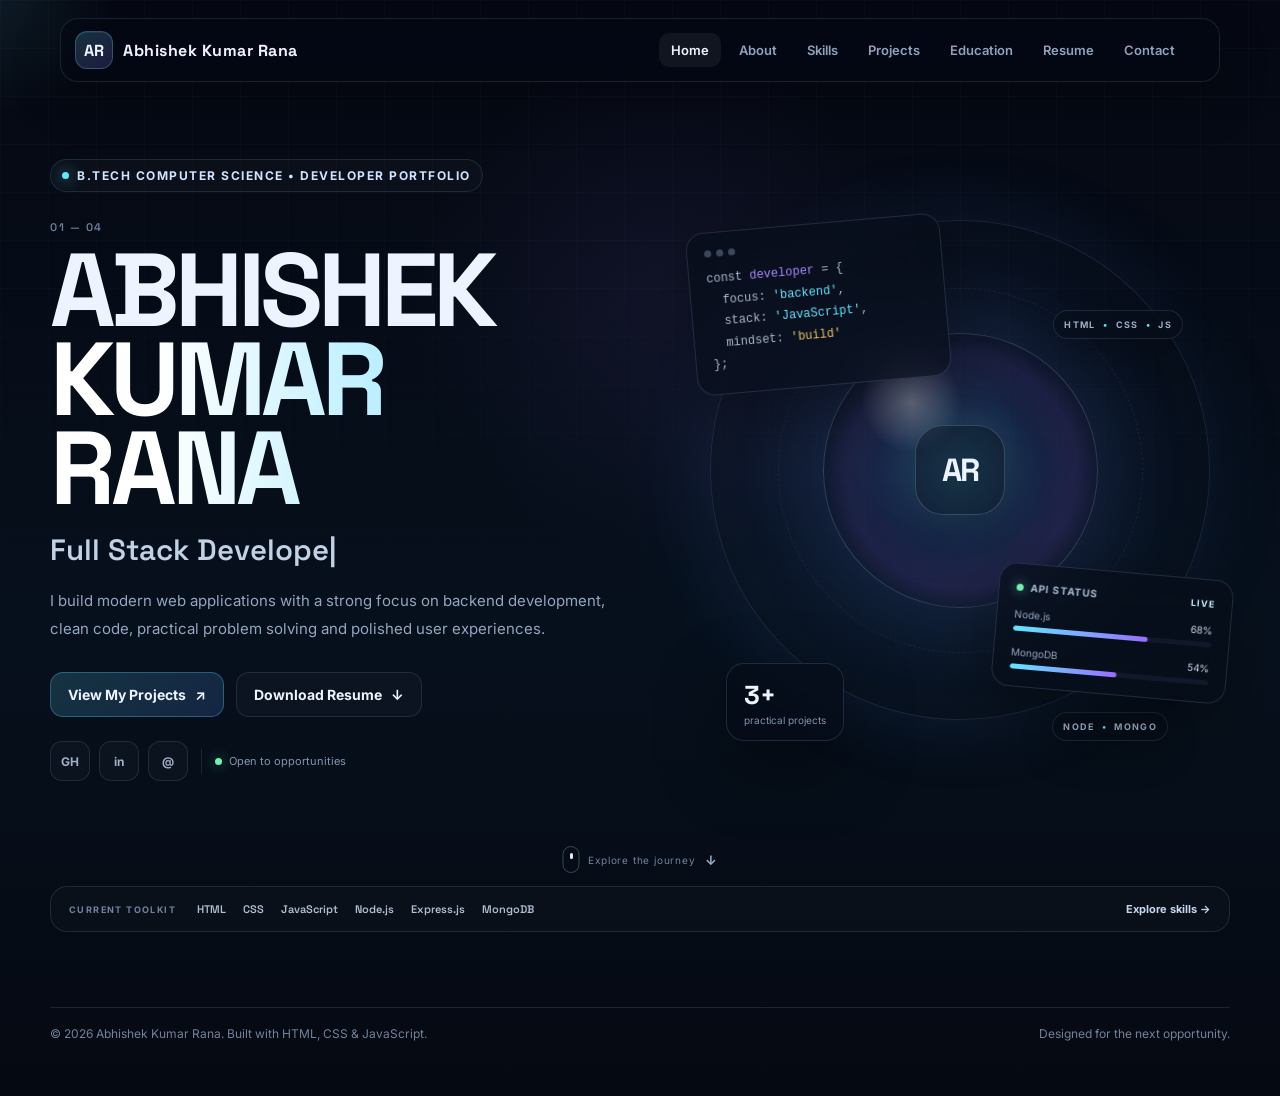
<file: index.html>
<!doctype html>
<html lang="en">

<head>
  <meta charset="utf-8">
  <meta name="viewport" content="width=device-width,initial-scale=1">
  <title>Abhishek Kumar Rana — Full Stack Developer</title>
  <link rel="stylesheet" href="style.css">
</head>

<body class="home-page">
  <div id="cursor-glow"></div>

  <nav class="nav">
    <a class="logo" href="index.html"><span class="logo-mark">AR</span><span>Abhishek Kumar Rana</span></a>
    <div class="nav-links">
      <a class="active" href="index.html">Home</a>
      <a href="pages/about.html">About</a>
      <a href="pages/skills.html">Skills</a>
      <a href="pages/projects.html">Projects</a>
      <a href="pages/education.html">Education</a>
      <a href="pages/resume.html">Resume</a>
      <a href="pages/contact.html">Contact</a>
    </div>
    <div class="nav-actions">
      <button class="icon-btn menu-btn" data-menu aria-label="Open menu">☰</button>
    </div>
  </nav>

  <main>
    <section class="home-hero container">
      <div class="home-copy reveal">
        <span class="eyebrow">B.Tech Computer Science • Developer Portfolio</span>

        <div class="home-number">01 — 04</div>

        <h1 class="home-name">
          <span class="home-title-line">ABHISHEK</span>
          <span class="home-title-line gradient-text">KUMAR</span>
          <span class="home-title-line gradient-text">RANA</span>
        </h1>

        <div class="home-role">
          <span data-typing></span><span class="cursor">|</span>
        </div>

        <p class="home-description">
          I build modern web applications with a strong focus on backend development,
          clean code, practical problem solving and polished user experiences.
        </p>

        <div class="actions">
          <a class="btn btn-primary" href="pages/projects.html">View My Projects <span>↗</span></a>
          <a class="btn btn-secondary" href="assets/resume/Abhishek-Kumar-Rana-Resume.pdf" download>Download Resume
            <span>↓</span></a>
        </div>

        <div class="home-socials">
          <a href="https://github.com/Abhi81rana" target="_blank" rel="noopener" aria-label="GitHub">GH</a>
          <a href="https://www.linkedin.com/in/abhishek-ranaji?utm_source=share_via&utm_content=profile&utm_medium=member_android"
            target="_blank" rel="noopener" aria-label="LinkedIn">in</a>
          <a href="https://mail.google.com/mail/?view=cm&fs=1&to=abhishek.krrana810200@gmail.com" target="_blank"
            rel="noopener" aria-label="Email">@</a>
          <span class="social-divider"></span>
          <span class="availability"><i></i> Open to opportunities</span>
        </div>
      </div>

      <div class="home-visual reveal" aria-label="Developer visual">
        <div class="visual-ring ring-one"></div>
        <div class="visual-ring ring-two"></div>
        <div class="visual-core">
          <div class="core-glow"></div>
          <div class="core-mark">AR</div>
        </div>

        <div class="floating-panel panel-code">
          <div class="panel-dots"><i></i><i></i><i></i></div>
          <div class="mono">const <span class="accent-purple">developer</span> = {</div>
          <div class="mono">&nbsp;&nbsp;focus: <span class="accent-cyan">'backend'</span>,</div>
          <div class="mono">&nbsp;&nbsp;stack: <span class="accent-cyan">'JavaScript'</span>,</div>
          <div class="mono">&nbsp;&nbsp;mindset: <span class="accent-gold">'build'</span></div>
          <div class="mono">};</div>
        </div>

        <div class="floating-panel panel-api">
          <div class="api-title"><span class="status-dot"></span> API STATUS <b>LIVE</b></div>
          <div class="api-row"><span>Node.js</span><em>68%</em></div>
          <div class="api-bar"><span style="width:68%"></span></div>
          <div class="api-row"><span>MongoDB</span><em>54%</em></div>
          <div class="api-bar"><span style="width:54%"></span></div>
        </div>

        <div class="floating-panel panel-stat">
          <strong>3+</strong>
          <span>practical projects</span>
        </div>

        <div class="visual-chip chip-top">HTML <span>•</span> CSS <span>•</span> JS</div>
        <div class="visual-chip chip-bottom">NODE <span>•</span> MONGO</div>
      </div>

      <div class="home-scroll-hint"><span class="mouse-icon"></span> Explore the journey <b>↓</b></div>
    </section>

    <section class="home-strip container reveal">
      <div>
        <span class="strip-kicker">CURRENT TOOLKIT</span>
        <strong>HTML</strong><strong>CSS</strong><strong>JavaScript</strong><strong>Node.js</strong><strong>Express.js</strong><strong>MongoDB</strong>
      </div>
      <a href="pages/skills.html">Explore skills →</a>
    </section>
  </main>

  <footer class="container">
    <div class="footer-row">
      <span>© 2026 Abhishek Kumar Rana. Built with HTML, CSS & JavaScript.</span>
      <span>Designed for the next opportunity.</span>
    </div>
  </footer>

  <div class="toast"></div>
  <button class="scroll-top" aria-label="Back to top">↑</button>
  <script src="script.js"></script>
</body>

</html>
</file>
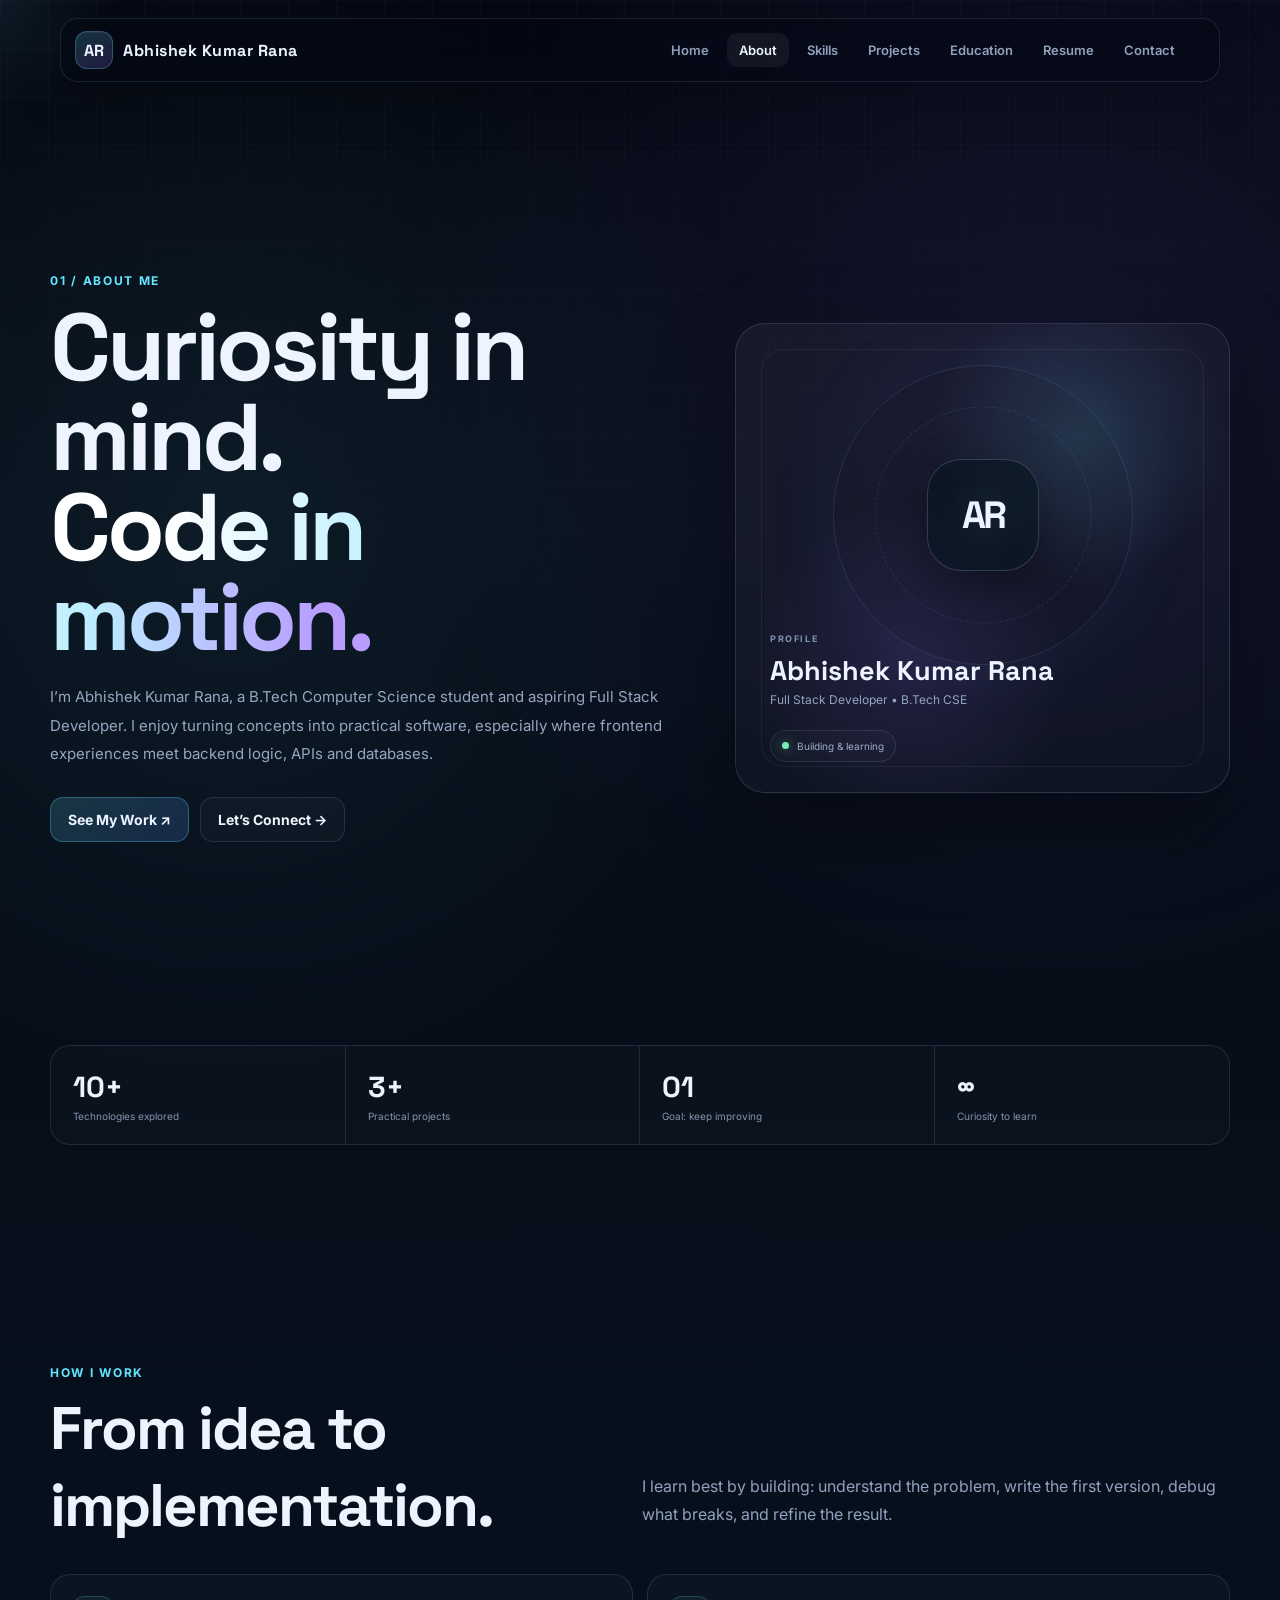
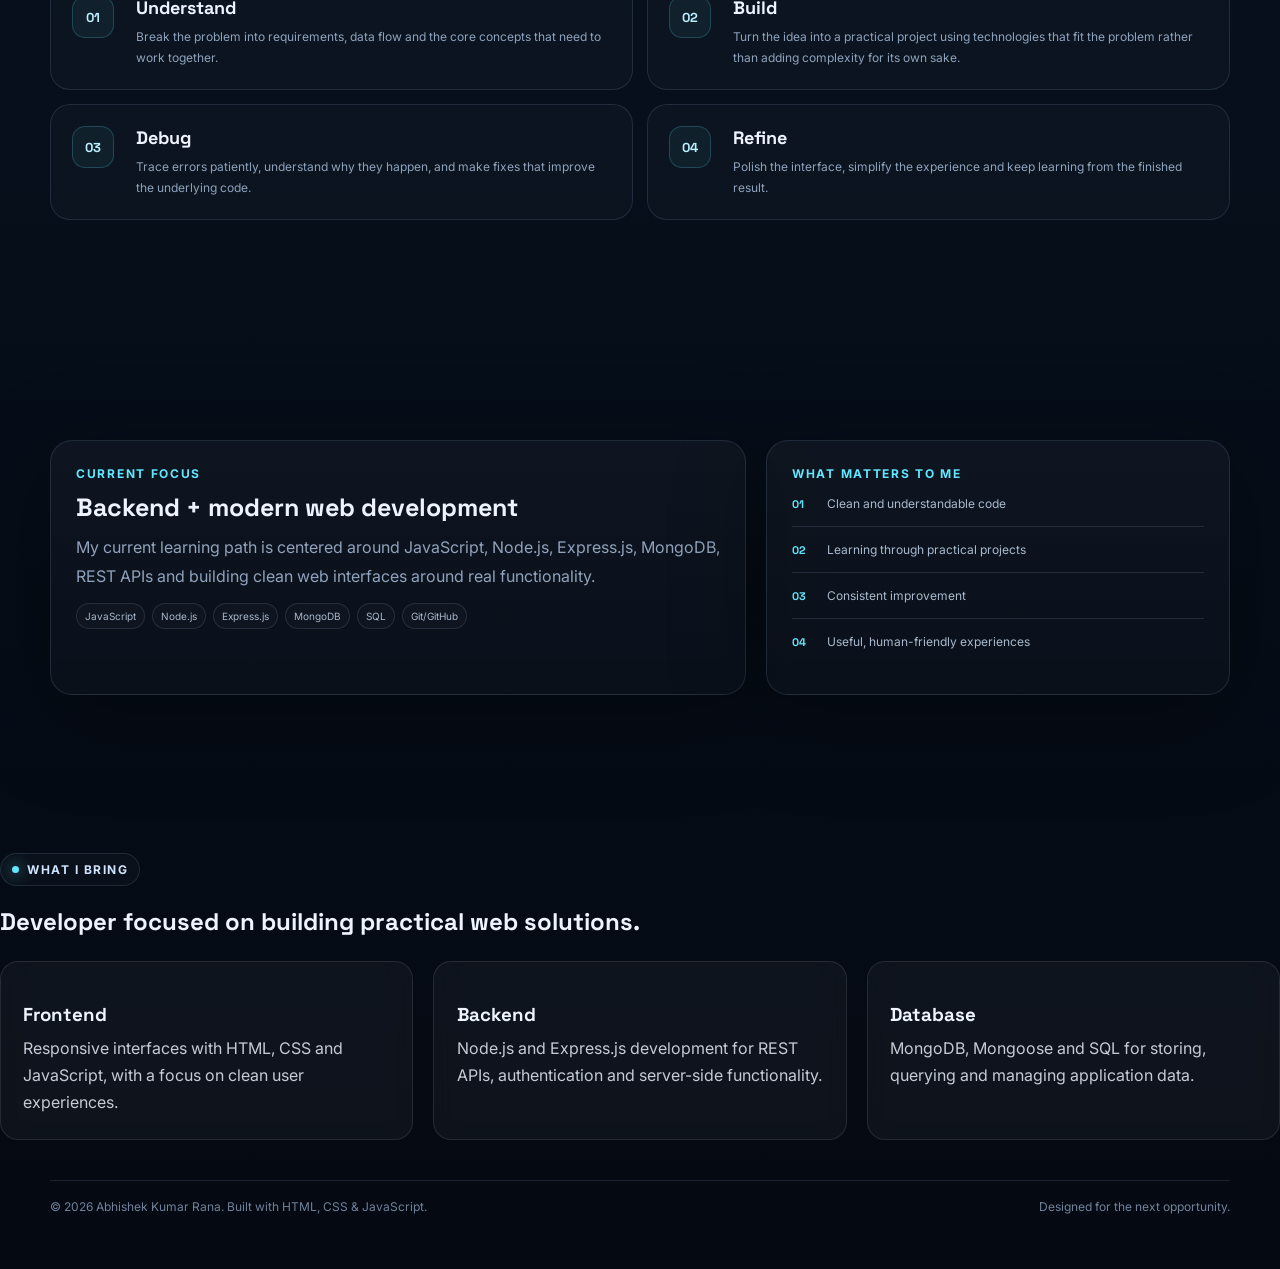
<file: pages/about.html>
<!doctype html>
<html lang="en">

<head>
  <meta charset="utf-8">
  <meta name="viewport" content="width=device-width,initial-scale=1">
  <title>About — Abhishek Kumar Rana</title>
  <link rel="stylesheet" href="../style.css">
</head>

<body class="about-page">
  <div id="cursor-glow"></div>

  <nav class="nav">
    <a class="logo" href="../index.html"><span class="logo-mark">AR</span><span>Abhishek Kumar Rana</span></a>
    <div class="nav-links">
      <a href="../index.html">Home</a>
      <a class="active" href="about.html">About</a>
      <a href="skills.html">Skills</a>
      <a href="projects.html">Projects</a>
      <a href="education.html">Education</a>
      <a href="resume.html">Resume</a>
      <a href="contact.html">Contact</a>
    </div>
    <div class="nav-actions">
      <button class="icon-btn menu-btn" data-menu aria-label="Open menu">☰</button>
    </div>
  </nav>

  <main class="page">
    <section class="about-hero container reveal">
      <div class="about-hero-copy">
        <div class="kicker">01 / About Me</div>
        <h1>Curiosity in mind.<br><span class="gradient-text">Code in motion.</span></h1>
        <p>
          I’m Abhishek Kumar Rana, a B.Tech Computer Science student and aspiring Full Stack Developer.
          I enjoy turning concepts into practical software, especially where frontend experiences
          meet backend logic, APIs and databases.
        </p>
        <div class="about-actions">
          <a class="btn btn-primary" href="projects.html">See My Work ↗</a>
          <a class="btn btn-secondary" href="contact.html">Let’s Connect →</a>
        </div>
      </div>

      <div class="about-profile-card reveal">
        <div class="profile-orbit"></div>
        <div class="profile-badge">AR</div>
        <div class="profile-meta">
          <span>PROFILE</span>
          <h2>Abhishek Kumar Rana</h2>
          <p>Full Stack Developer • B.Tech CSE</p>
        </div>
        <div class="profile-status"><i></i> Building & learning</div>
      </div>
    </section>

    <section class="section container">
      <div class="about-stats reveal">
        <div class="about-stat"><strong>10+</strong><span>Technologies explored</span></div>
        <div class="about-stat"><strong>3+</strong><span>Practical projects</span></div>
        <div class="about-stat"><strong>01</strong><span>Goal: keep improving</span></div>
        <div class="about-stat"><strong>∞</strong><span>Curiosity to learn</span></div>
      </div>
    </section>

    <section class="section container">
      <div class="section-head reveal">
        <div>
          <div class="kicker">How I work</div>
          <h2>From idea to implementation.</h2>
        </div>
        <p class="section-sub">
          I learn best by building: understand the problem, write the first version,
          debug what breaks, and refine the result.
        </p>
      </div>

      <div class="about-process">
        <article class="about-process-card reveal">
          <span>01</span>
          <div>
            <h3>Understand</h3>
            <p>Break the problem into requirements, data flow and the core concepts that need to work together.</p>
          </div>
        </article>
        <article class="about-process-card reveal">
          <span>02</span>
          <div>
            <h3>Build</h3>
            <p>Turn the idea into a practical project using technologies that fit the problem rather than adding
              complexity for its own sake.</p>
          </div>
        </article>
        <article class="about-process-card reveal">
          <span>03</span>
          <div>
            <h3>Debug</h3>
            <p>Trace errors patiently, understand why they happen, and make fixes that improve the underlying code.</p>
          </div>
        </article>
        <article class="about-process-card reveal">
          <span>04</span>
          <div>
            <h3>Refine</h3>
            <p>Polish the interface, simplify the experience and keep learning from the finished result.</p>
          </div>
        </article>
      </div>
    </section>

    <section class="section container">
      <div class="grid-2">
        <div class="panel reveal about-focus-card">
          <div class="kicker">Current Focus</div>
          <h3>Backend + modern web development</h3>
          <p>
            My current learning path is centered around JavaScript, Node.js, Express.js,
            MongoDB, REST APIs and building clean web interfaces around real functionality.
          </p>
          <div class="tag-row">
            <span class="tag">JavaScript</span>
            <span class="tag">Node.js</span>
            <span class="tag">Express.js</span>
            <span class="tag">MongoDB</span>
            <span class="tag">SQL</span>
            <span class="tag">Git/GitHub</span>
          </div>
        </div>

        <div class="panel reveal about-principles">
          <div class="kicker">What matters to me</div>
          <div class="principle-row"><b>01</b><span>Clean and understandable code</span></div>
          <div class="principle-row"><b>02</b><span>Learning through practical projects</span></div>
          <div class="principle-row"><b>03</b><span>Consistent improvement</span></div>
          <div class="principle-row"><b>04</b><span>Useful, human-friendly experiences</span></div>
        </div>
      </div>
    </section>

    <section class="recruiter-highlights" id="recruiter-highlights">
      <div class="section-heading">
        <span class="eyebrow">What I Bring</span>
        <h2>Developer focused on building practical web solutions.</h2>
      </div>
      <div class="highlights-grid">
        <article class="highlight-card">
          <h3>Frontend</h3>
          <p>Responsive interfaces with HTML, CSS and JavaScript, with a focus on clean user experiences.</p>
        </article>
        <article class="highlight-card">
          <h3>Backend</h3>
          <p>Node.js and Express.js development for REST APIs, authentication and server-side functionality.</p>
        </article>
        <article class="highlight-card">
          <h3>Database</h3>
          <p>MongoDB, Mongoose and SQL for storing, querying and managing application data.</p>
        </article>
      </div>
    </section>

  </main>

  <footer class="container">
    <div class="footer-row">
      <span>© 2026 Abhishek Kumar Rana. Built with HTML, CSS & JavaScript.</span>
      <span>Designed for the next opportunity.</span>
    </div>
  </footer>

  <div class="toast"></div>
  <button class="scroll-top" aria-label="Back to top">↑</button>
  <script src="../script.js"></script>
</body>

</html>
</file>
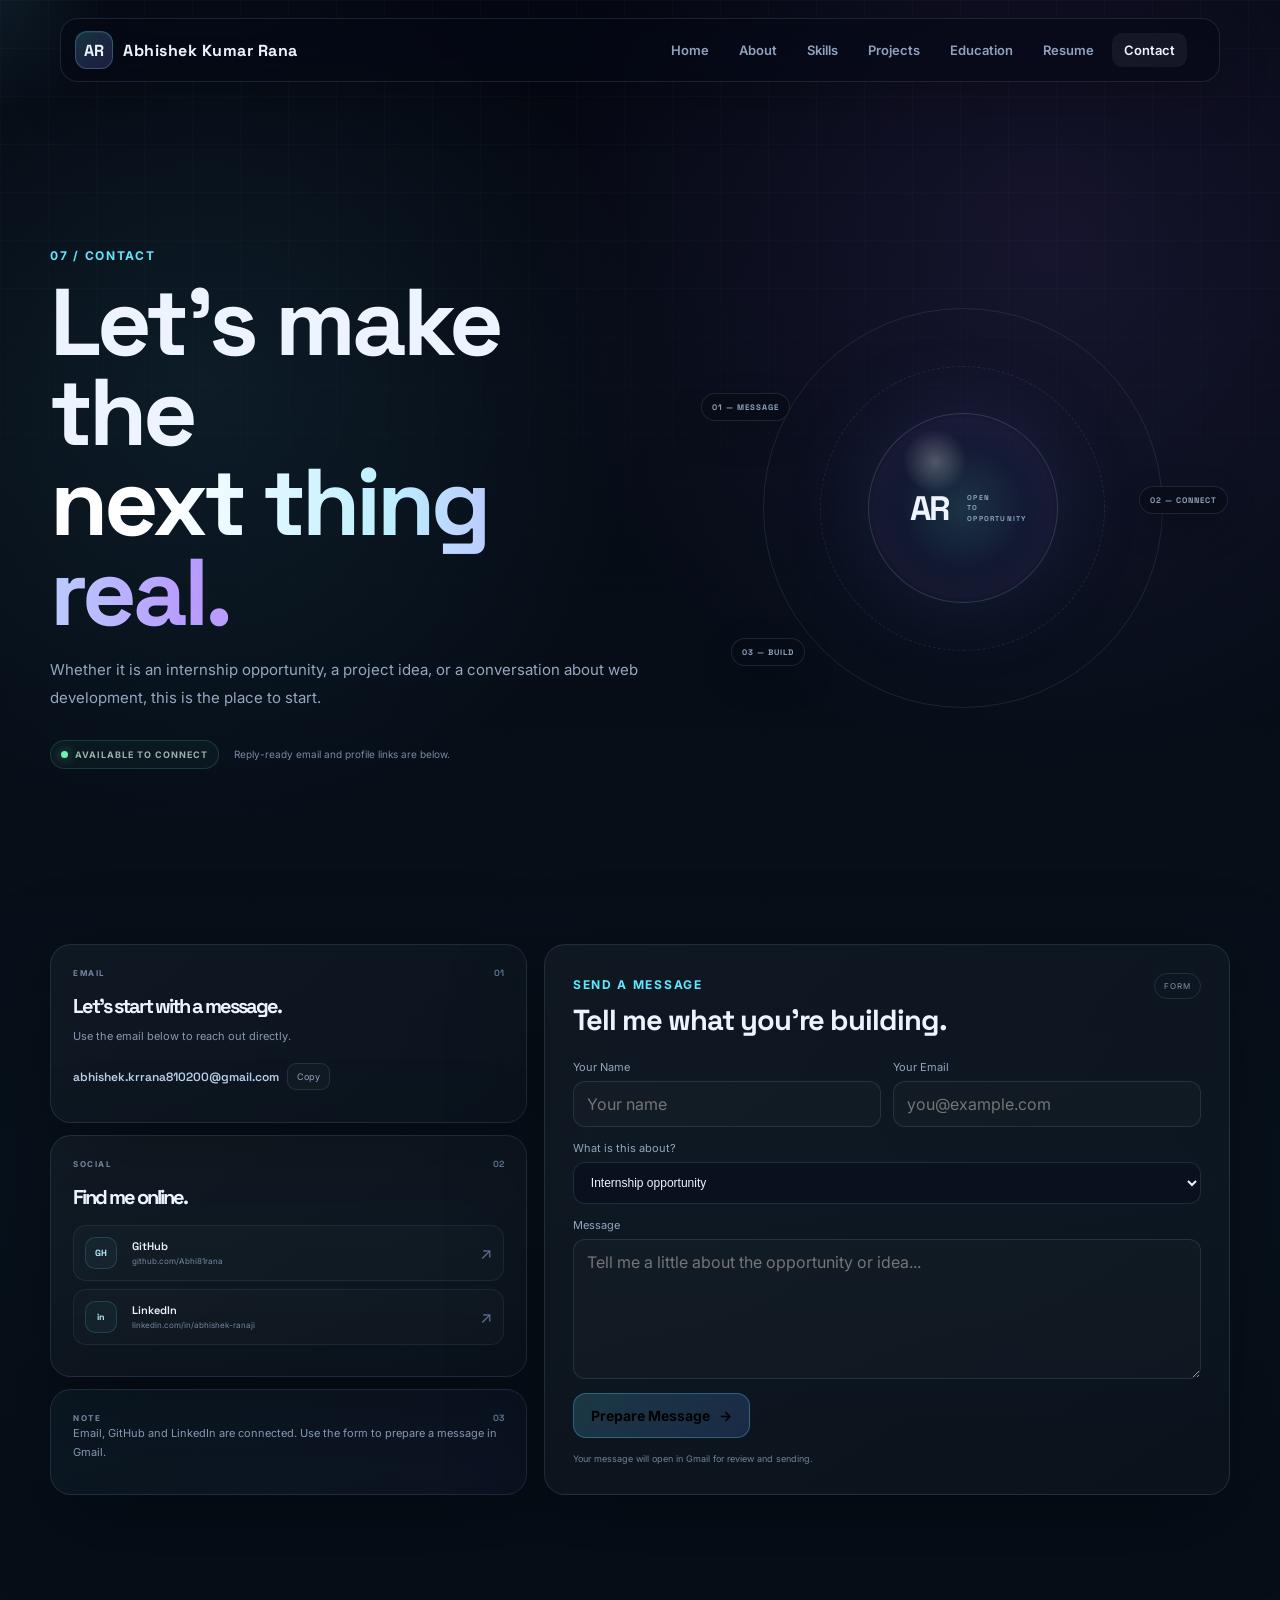
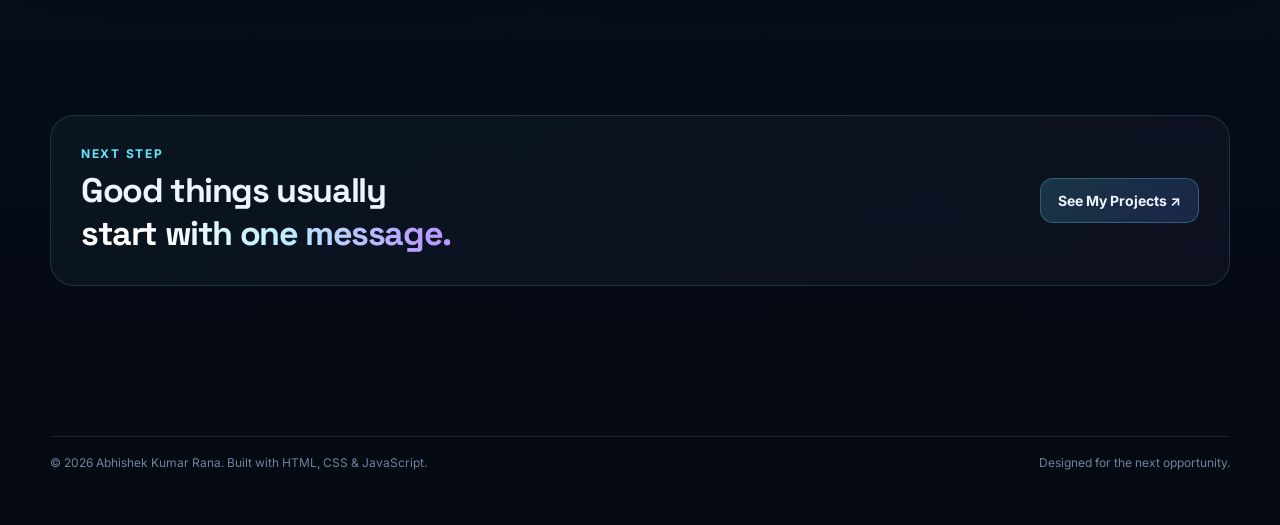
<file: pages/contact.html>
<!doctype html>
<html lang="en">

<head>
  <meta charset="utf-8">
  <meta name="viewport" content="width=device-width,initial-scale=1">
  <title>Contact — Abhishek Kumar Rana</title>
  <link rel="stylesheet" href="../style.css">
</head>

<body class="contact-page">
  <div id="cursor-glow"></div>
  <nav class="nav">
    <a class="logo" href="../index.html"><span class="logo-mark">AR</span><span>Abhishek Kumar Rana</span></a>
    <div class="nav-links">
      <a href="../index.html">Home</a><a href="about.html">About</a><a href="skills.html">Skills</a><a
        href="projects.html">Projects</a><a href="education.html">Education</a><a href="resume.html">Resume</a><a
        class="active" href="contact.html">Contact</a>
    </div>
    <div class="nav-actions"><button class="icon-btn menu-btn" data-menu aria-label="Open menu">☰</button></div>
  </nav>
  <main class="page">
    <section class="contact-hero container reveal">
      <div class="contact-hero-copy">
        <div class="kicker">07 / Contact</div>
        <h1>Let’s make the<br><span class="gradient-text">next thing real.</span></h1>
        <p>Whether it is an internship opportunity, a project idea, or a conversation about web development, this is the
          place to start.</p>
        <div class="contact-availability"><span class="contact-pulse"><i></i> AVAILABLE TO
            CONNECT</span><small>Reply-ready email and profile links are below.</small></div>
      </div>
      <div class="contact-art reveal">
        <div class="contact-orbit orbit-a"></div>
        <div class="contact-orbit orbit-b"></div>
        <div class="contact-core"><span>AR</span><small>OPEN<br>TO<br>OPPORTUNITY</small></div>
        <div class="contact-chip chip-a">01 — MESSAGE</div>
        <div class="contact-chip chip-b">02 — CONNECT</div>
        <div class="contact-chip chip-c">03 — BUILD</div>
      </div>
    </section>

    <section class="section container">
      <div class="contact-grid-premium">
        <div class="contact-details">
          <div class="contact-card reveal">
            <div class="contact-card-head"><span>EMAIL</span><b>01</b></div>
            <h2>Let’s start with a message.</h2>
            <p>Use the email below to reach out directly.</p>
            <div class="contact-value-row"><a
                href="https://mail.google.com/mail/?view=cm&fs=1&to=abhishek.krrana810200@gmail.com" target="_blank"
                rel="noopener">abhishek.krrana810200@gmail.com</a><button class="copy-btn"
                data-copy="abhishek.krrana810200@gmail.com">Copy</button></div>
          </div>
          <div class="contact-card reveal">
            <div class="contact-card-head"><span>SOCIAL</span><b>02</b></div>
            <h2>Find me online.</h2>
            <div class="social-link-row"><a href="https://github.com/Abhi81rana" target="_blank" rel="noopener"><span
                  class="social-initial">GH</span><span><b>GitHub</b><small>github.com/Abhi81rana</small></span><em>↗</em></a><a
                href="https://www.linkedin.com/in/abhishek-ranaji" target="_blank" rel="noopener"><span
                  class="social-initial">in</span><span><b>LinkedIn</b><small>linkedin.com/in/abhishek-ranaji</small></span><em>↗</em></a>
            </div>
          </div>
          <div class="contact-card reveal contact-note">
            <div class="contact-card-head"><span>NOTE</span><b>03</b></div>
            <p>Email, GitHub and LinkedIn are connected. Use the form to prepare a message in Gmail.</p>
          </div>
        </div>
        <div class="contact-form-card reveal">
          <div class="form-card-top">
            <div><span class="kicker">SEND A MESSAGE</span>
              <h2>Tell me what you’re building.</h2>
            </div><span class="form-badge">FORM</span>
          </div>
          <form class="form premium-form" data-contact-form>
            <div class="form-row-two">
              <div class="field"><label for="name">Your Name</label><input id="name" name="name" required
                  placeholder="Your name"></div>
              <div class="field"><label for="email">Your Email</label><input id="email" name="email" type="email"
                  required placeholder="you@example.com"></div>
            </div>
            <div class="field"><label for="topic">What is this about?</label><select id="topic" name="topic">
                <option>Internship opportunity</option>
                <option>Project collaboration</option>
                <option>Freelance / web project</option>
                <option>General conversation</option>
              </select></div>
            <div class="field"><label for="message">Message</label><textarea id="message" name="message" required
                placeholder="Tell me a little about the opportunity or idea..."></textarea></div>
            <button class="btn btn-primary form-submit" type="submit">Prepare Message <span>→</span></button>
            <p class="form-note">Your message will open in Gmail for review and sending.</p>
          </form>
        </div>
      </div>
    </section>

    <section class="section container">
      <div class="contact-bottom reveal">
        <div>
          <div class="kicker">NEXT STEP</div>
          <h2>Good things usually<br><span class="gradient-text">start with one message.</span></h2>
        </div><a class="btn btn-primary" href="projects.html">See My Projects ↗</a>
      </div>
    </section>
  </main>
  <footer class="container">
    <div class="footer-row"><span>© 2026 Abhishek Kumar Rana. Built with HTML, CSS & JavaScript.</span><span>Designed
        for the next opportunity.</span></div>
  </footer>
  <div class="toast"></div><button class="scroll-top" aria-label="Back to top">↑</button>
  <script src="../script.js"></script>
</body>

</html>
</file>
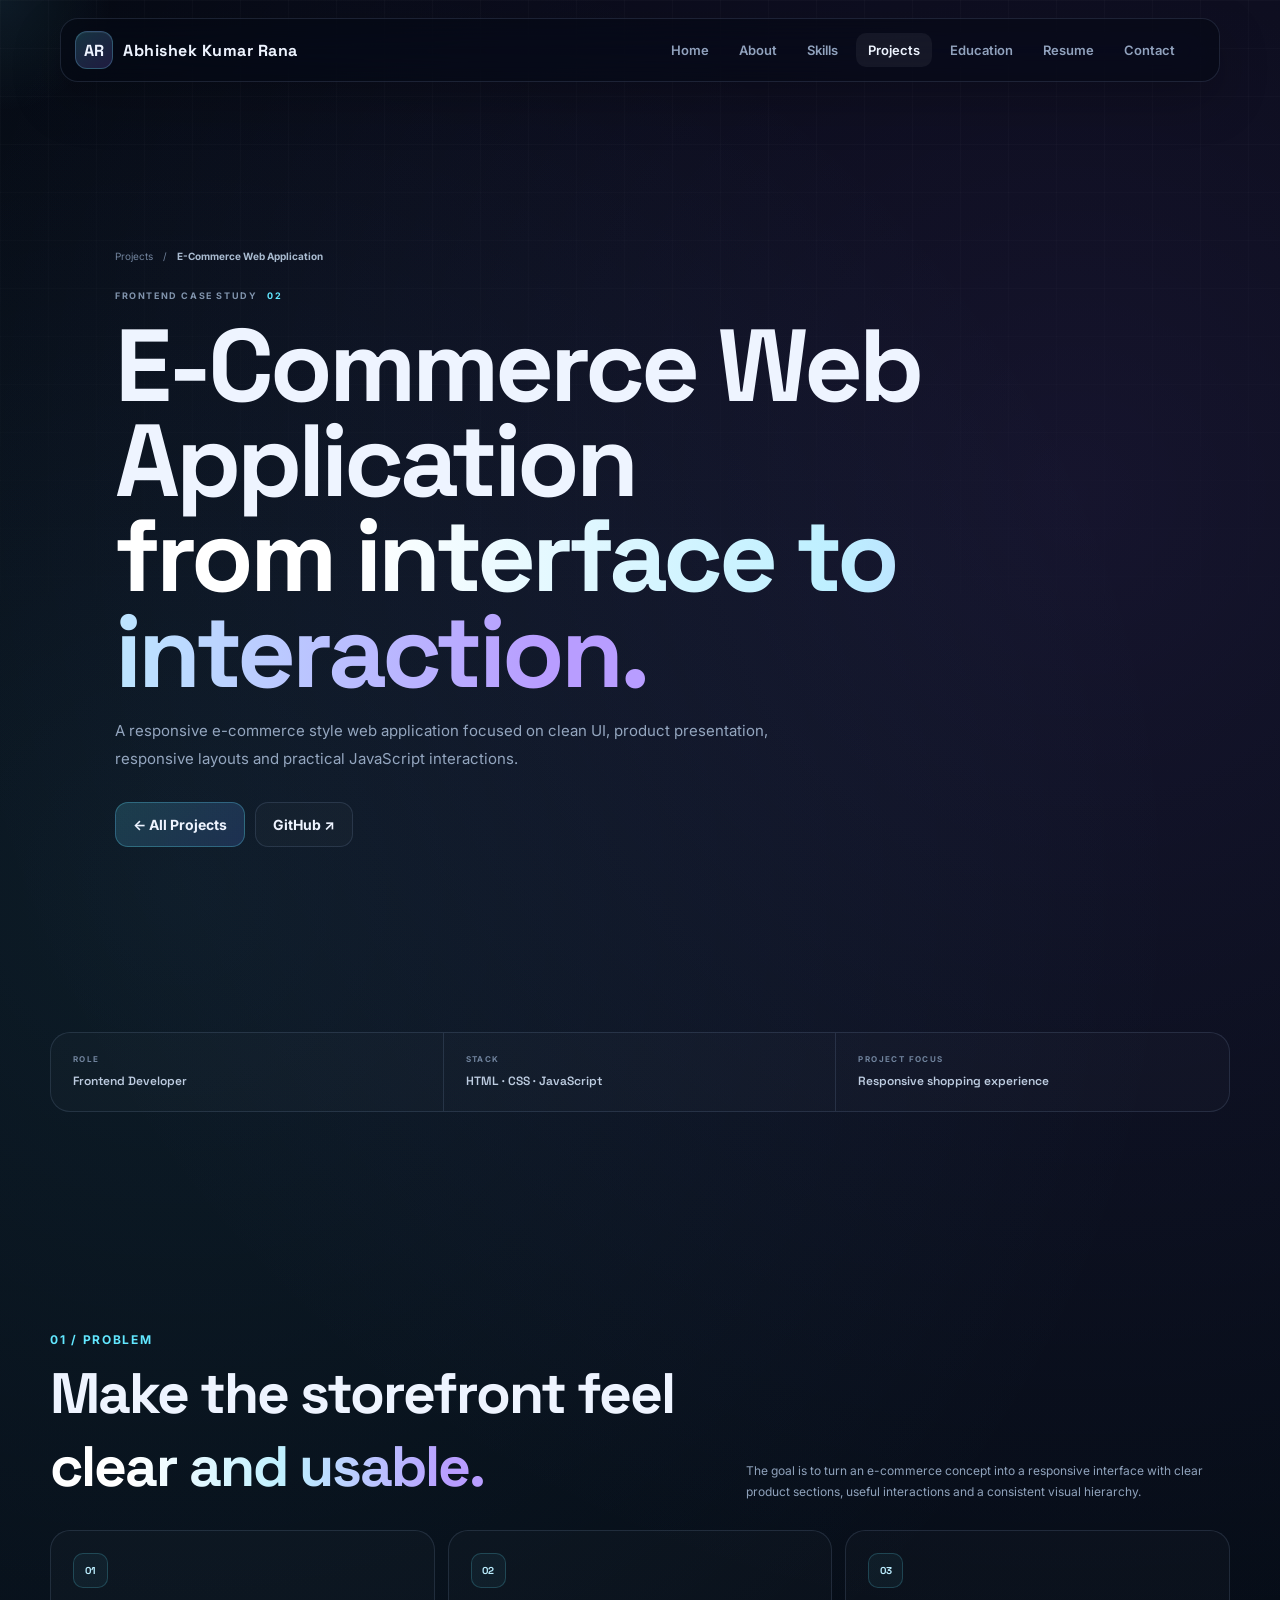
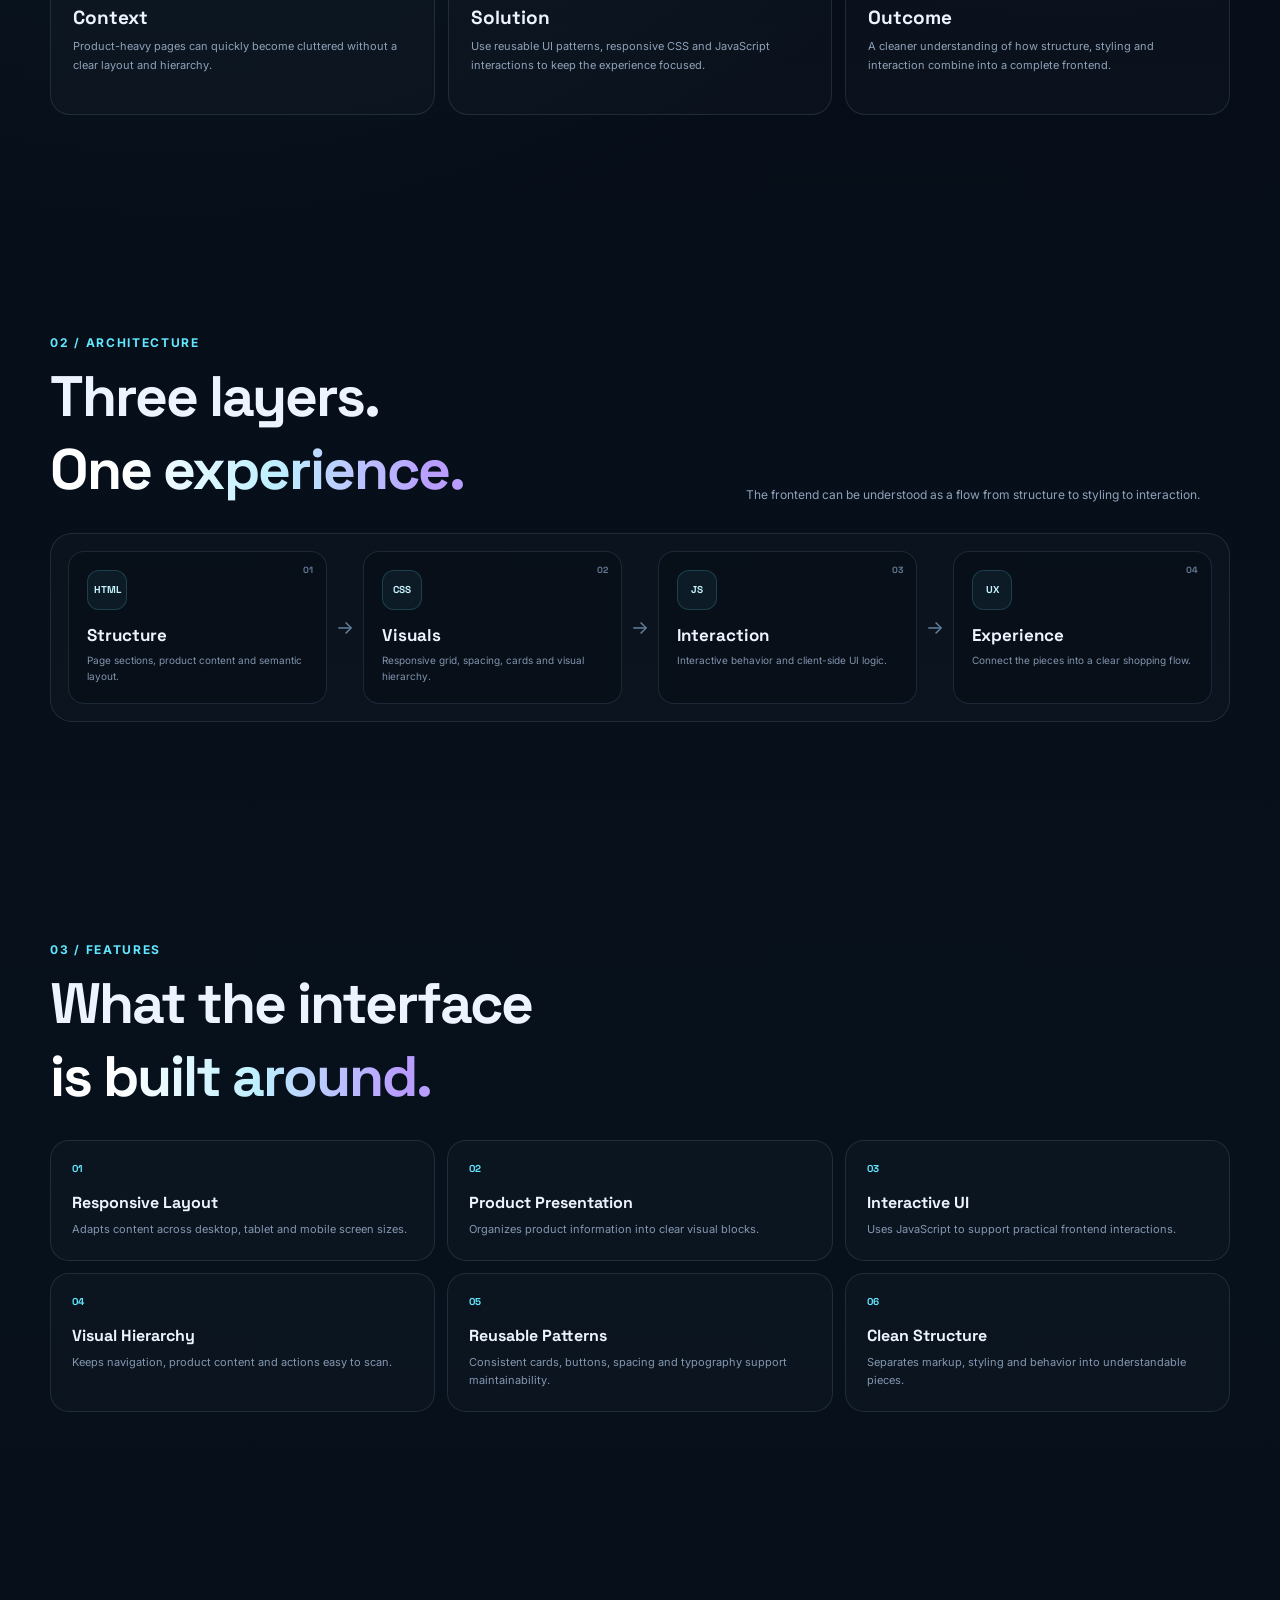
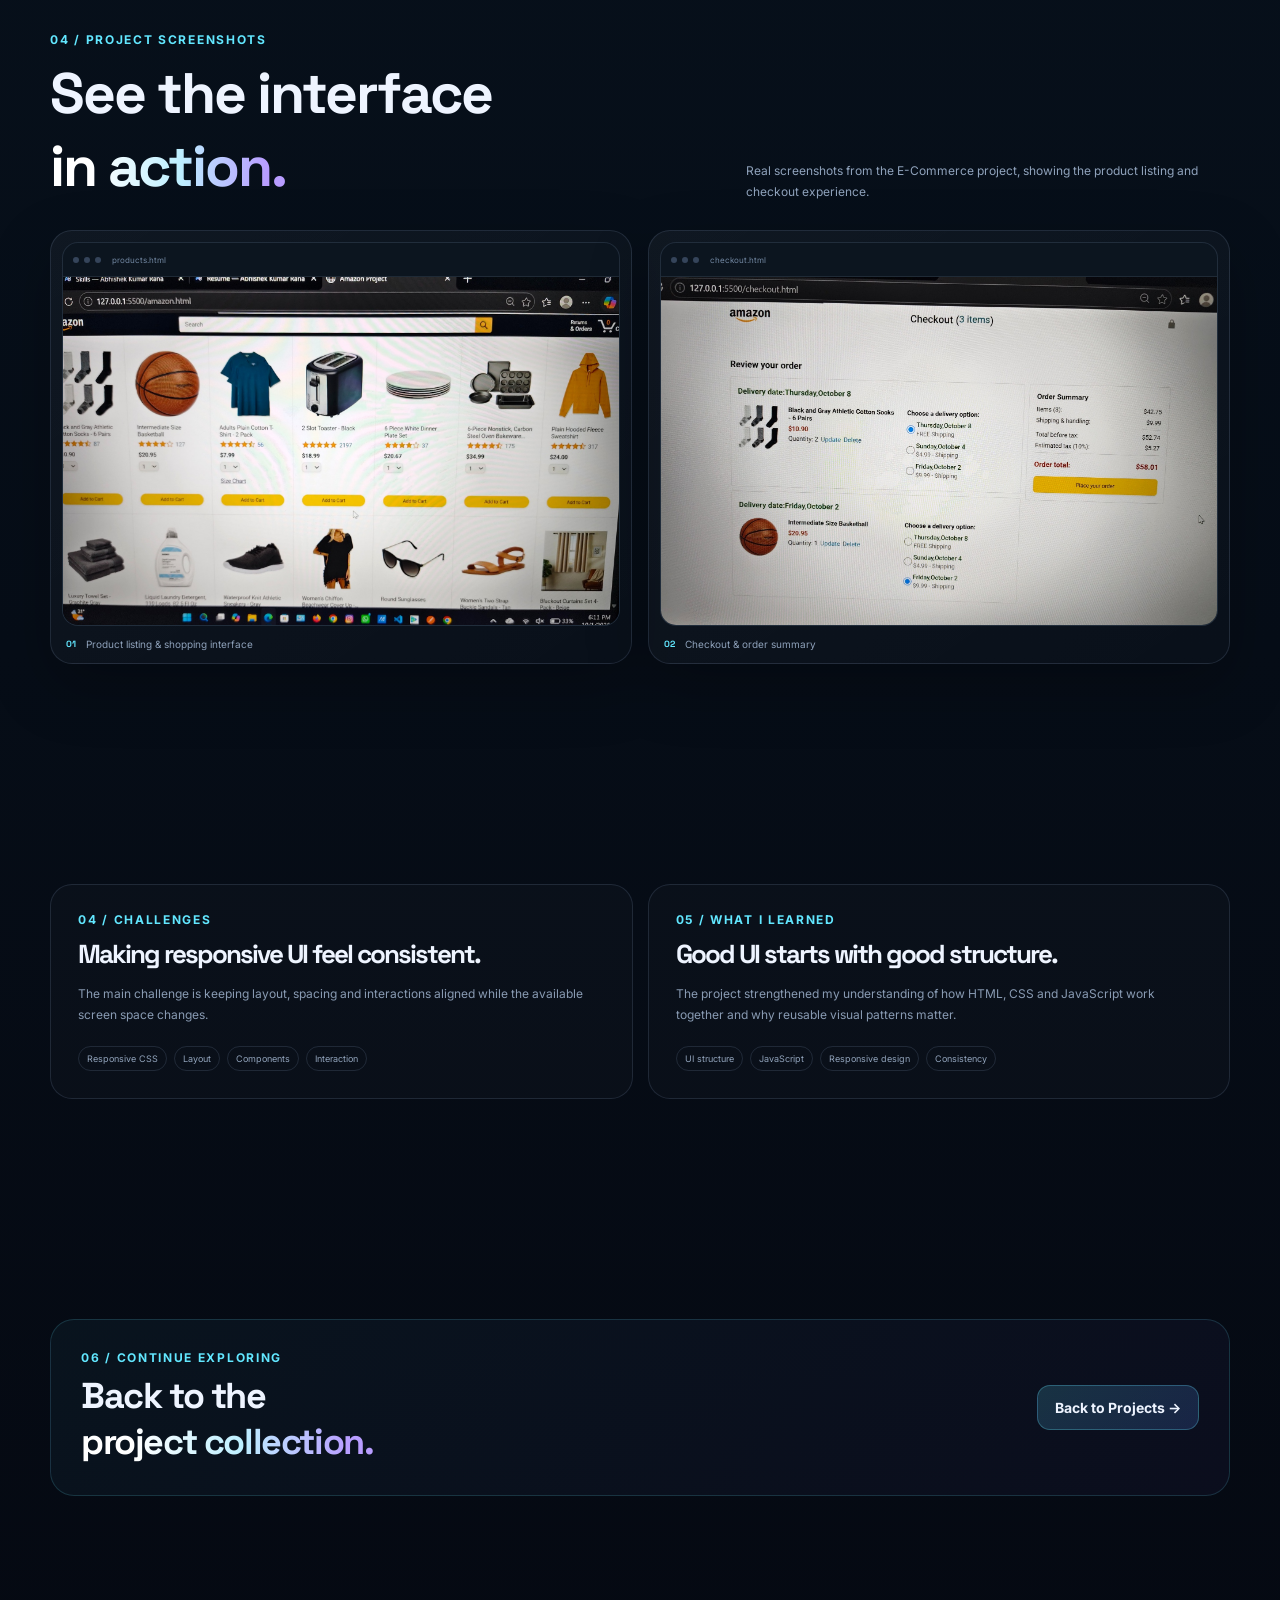
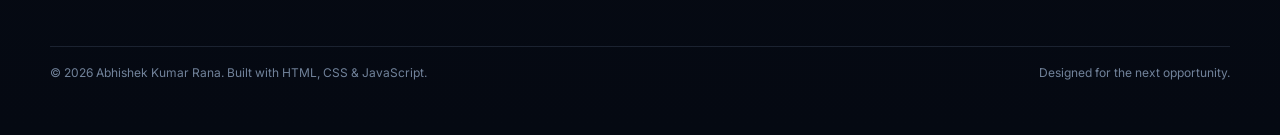
<file: pages/ecommerce-case-study.html>
<!doctype html>
<html lang="en">

<head>
  <meta charset="utf-8">
  <meta name="viewport" content="width=device-width,initial-scale=1">
  <title>E-Commerce Web Application Case Study — Abhishek Kumar Rana</title>
  <link rel="stylesheet" href="../style.css">
</head>

<body class="case-page">
  <div id="cursor-glow"></div>
  <nav class="nav"><a class="logo" href="../index.html"><span class="logo-mark">AR</span><span>Abhishek Kumar
        Rana</span></a>
    <div class="nav-links"><a href="../index.html">Home</a><a href="about.html">About</a><a
        href="skills.html">Skills</a><a class="active" href="projects.html">Projects</a><a
        href="education.html">Education</a><a href="resume.html">Resume</a><a href="contact.html">Contact</a></div>
    <div class="nav-actions"><button class="icon-btn menu-btn" data-menu aria-label="Open menu">☰</button></div>
  </nav>
  <main class="page">
    <section class="case-hero container reveal">
      <div class="case-breadcrumb"><a href="projects.html">Projects</a><span>/</span><b>E-Commerce Web Application</b>
      </div>
      <div class="case-eyebrow">FRONTEND CASE STUDY <span>02</span></div>
      <h1>E-Commerce Web Application<br><span class="gradient-text">from interface to interaction.</span></h1>
      <p>A responsive e-commerce style web application focused on clean UI, product presentation, responsive layouts and
        practical JavaScript interactions.</p>
      <div class="case-hero-actions"><a class="btn btn-primary" href="projects.html">← All Projects</a><a
          class="btn btn-secondary" href="https://github.com/Abhi81rana/javascript-amazon-project" target="_blank" rel="noopener">GitHub ↗</a>
      </div>
    </section>
    <section class="section container">
      <div class="case-overview reveal">
        <div><span>ROLE</span><strong>Frontend Developer</strong></div>
        <div><span>STACK</span><strong>HTML · CSS · JavaScript</strong></div>
        <div><span>PROJECT FOCUS</span><strong>Responsive shopping experience</strong></div>
      </div>
    </section>
    <section class="section container">
      <div class="case-section-head reveal">
        <div>
          <div class="kicker">01 / Problem</div>
          <h2>Make the storefront feel<br><span class="gradient-text">clear and usable.</span></h2>
        </div>
        <p>The goal is to turn an e-commerce concept into a responsive interface with clear product sections, useful
          interactions and a consistent visual hierarchy.</p>
      </div>
      <div class="case-two-col">
        <article class="case-feature-card reveal"><span class="case-icon">01</span>
          <h3>Context</h3>
          <p>Product-heavy pages can quickly become cluttered without a clear layout and hierarchy.</p>
        </article>
        <article class="case-feature-card reveal"><span class="case-icon">02</span>
          <h3>Solution</h3>
          <p>Use reusable UI patterns, responsive CSS and JavaScript interactions to keep the experience focused.</p>
        </article>
        <article class="case-feature-card reveal"><span class="case-icon">03</span>
          <h3>Outcome</h3>
          <p>A cleaner understanding of how structure, styling and interaction combine into a complete frontend.</p>
        </article>
      </div>
    </section>
    <section class="section container">
      <div class="case-section-head reveal">
        <div>
          <div class="kicker">02 / Architecture</div>
          <h2>Three layers.<br><span class="gradient-text">One experience.</span></h2>
        </div>
        <p>The frontend can be understood as a flow from structure to styling to interaction.</p>
      </div>
      <div class="architecture reveal">
        <div class="architecture-step"><span class="arch-no">01</span>
          <div class="arch-icon">HTML</div>
          <h3>Structure</h3>
          <p>Page sections, product content and semantic layout.</p>
        </div>
        <div class="arch-connector">→</div>
        <div class="architecture-step"><span class="arch-no">02</span>
          <div class="arch-icon">CSS</div>
          <h3>Visuals</h3>
          <p>Responsive grid, spacing, cards and visual hierarchy.</p>
        </div>
        <div class="arch-connector">→</div>
        <div class="architecture-step"><span class="arch-no">03</span>
          <div class="arch-icon">JS</div>
          <h3>Interaction</h3>
          <p>Interactive behavior and client-side UI logic.</p>
        </div>
        <div class="arch-connector">→</div>
        <div class="architecture-step"><span class="arch-no">04</span>
          <div class="arch-icon">UX</div>
          <h3>Experience</h3>
          <p>Connect the pieces into a clear shopping flow.</p>
        </div>
      </div>
    </section>
    <section class="section container">
      <div class="case-section-head reveal">
        <div>
          <div class="kicker">03 / Features</div>
          <h2>What the interface<br><span class="gradient-text">is built around.</span></h2>
        </div>
      </div>
      <div class="feature-matrix">
        <article class="matrix-card reveal"><span>01</span>
          <h3>Responsive Layout</h3>
          <p>Adapts content across desktop, tablet and mobile screen sizes.</p>
        </article>
        <article class="matrix-card reveal"><span>02</span>
          <h3>Product Presentation</h3>
          <p>Organizes product information into clear visual blocks.</p>
        </article>
        <article class="matrix-card reveal"><span>03</span>
          <h3>Interactive UI</h3>
          <p>Uses JavaScript to support practical frontend interactions.</p>
        </article>
        <article class="matrix-card reveal"><span>04</span>
          <h3>Visual Hierarchy</h3>
          <p>Keeps navigation, product content and actions easy to scan.</p>
        </article>
        <article class="matrix-card reveal"><span>05</span>
          <h3>Reusable Patterns</h3>
          <p>Consistent cards, buttons, spacing and typography support maintainability.</p>
        </article>
        <article class="matrix-card reveal"><span>06</span>
          <h3>Clean Structure</h3>
          <p>Separates markup, styling and behavior into understandable pieces.</p>
        </article>
      </div>
    </section>
    <section class="section container">
      <div class="case-section-head reveal">
        <div>
          <div class="kicker">04 / Project Screenshots</div>
          <h2>See the interface<br><span class="gradient-text">in action.</span></h2>
        </div>
        <p>Real screenshots from the E-Commerce project, showing the product listing and checkout experience.</p>
      </div>
      <div class="ecommerce-gallery">
        <figure class="ecommerce-shot reveal">
          <div class="shot-browser">
            <div class="shot-top"><i></i><i></i><i></i><span>products.html</span></div>
            <img src="../assets/images/projects/ecommerce/products.jpg" alt="E-Commerce product listing screen">
          </div>
          <figcaption><span>01</span> Product listing & shopping interface</figcaption>
        </figure>
        <figure class="ecommerce-shot reveal">
          <div class="shot-browser">
            <div class="shot-top"><i></i><i></i><i></i><span>checkout.html</span></div>
            <img src="../assets/images/projects/ecommerce/checkout.jpg" alt="E-Commerce checkout screen">
          </div>
          <figcaption><span>02</span> Checkout & order summary</figcaption>
        </figure>
      </div>
    </section>
    <section class="section container">
      <div class="case-two-panel">
        <article class="case-story reveal">
          <div class="kicker">04 / Challenges</div>
          <h2>Making responsive UI feel consistent.</h2>
          <p>The main challenge is keeping layout, spacing and interactions aligned while the available screen space
            changes.</p>
          <div class="story-points"><span>Responsive
              CSS</span><span>Layout</span><span>Components</span><span>Interaction</span></div>
        </article>
        <article class="case-story reveal">
          <div class="kicker">05 / What I Learned</div>
          <h2>Good UI starts with good structure.</h2>
          <p>The project strengthened my understanding of how HTML, CSS and JavaScript work together and why reusable
            visual patterns matter.</p>
          <div class="story-points"><span>UI structure</span><span>JavaScript</span><span>Responsive
              design</span><span>Consistency</span></div>
        </article>
      </div>
    </section>
    <section class="section container">
      <div class="next-project reveal">
        <div>
          <div class="kicker">06 / Continue exploring</div>
          <h2>Back to the<br><span class="gradient-text">project collection.</span></h2>
        </div><a class="btn btn-primary" href="projects.html">Back to Projects →</a>
      </div>
    </section>
  </main>
  <footer class="container">
    <div class="footer-row"><span>© 2026 Abhishek Kumar Rana. Built with HTML, CSS & JavaScript.</span><span>Designed
        for the next opportunity.</span></div>
  </footer>
  <div class="toast"></div><button class="scroll-top" aria-label="Back to top">↑</button>
  <script src="../script.js"></script>
</body>

</html>
</file>
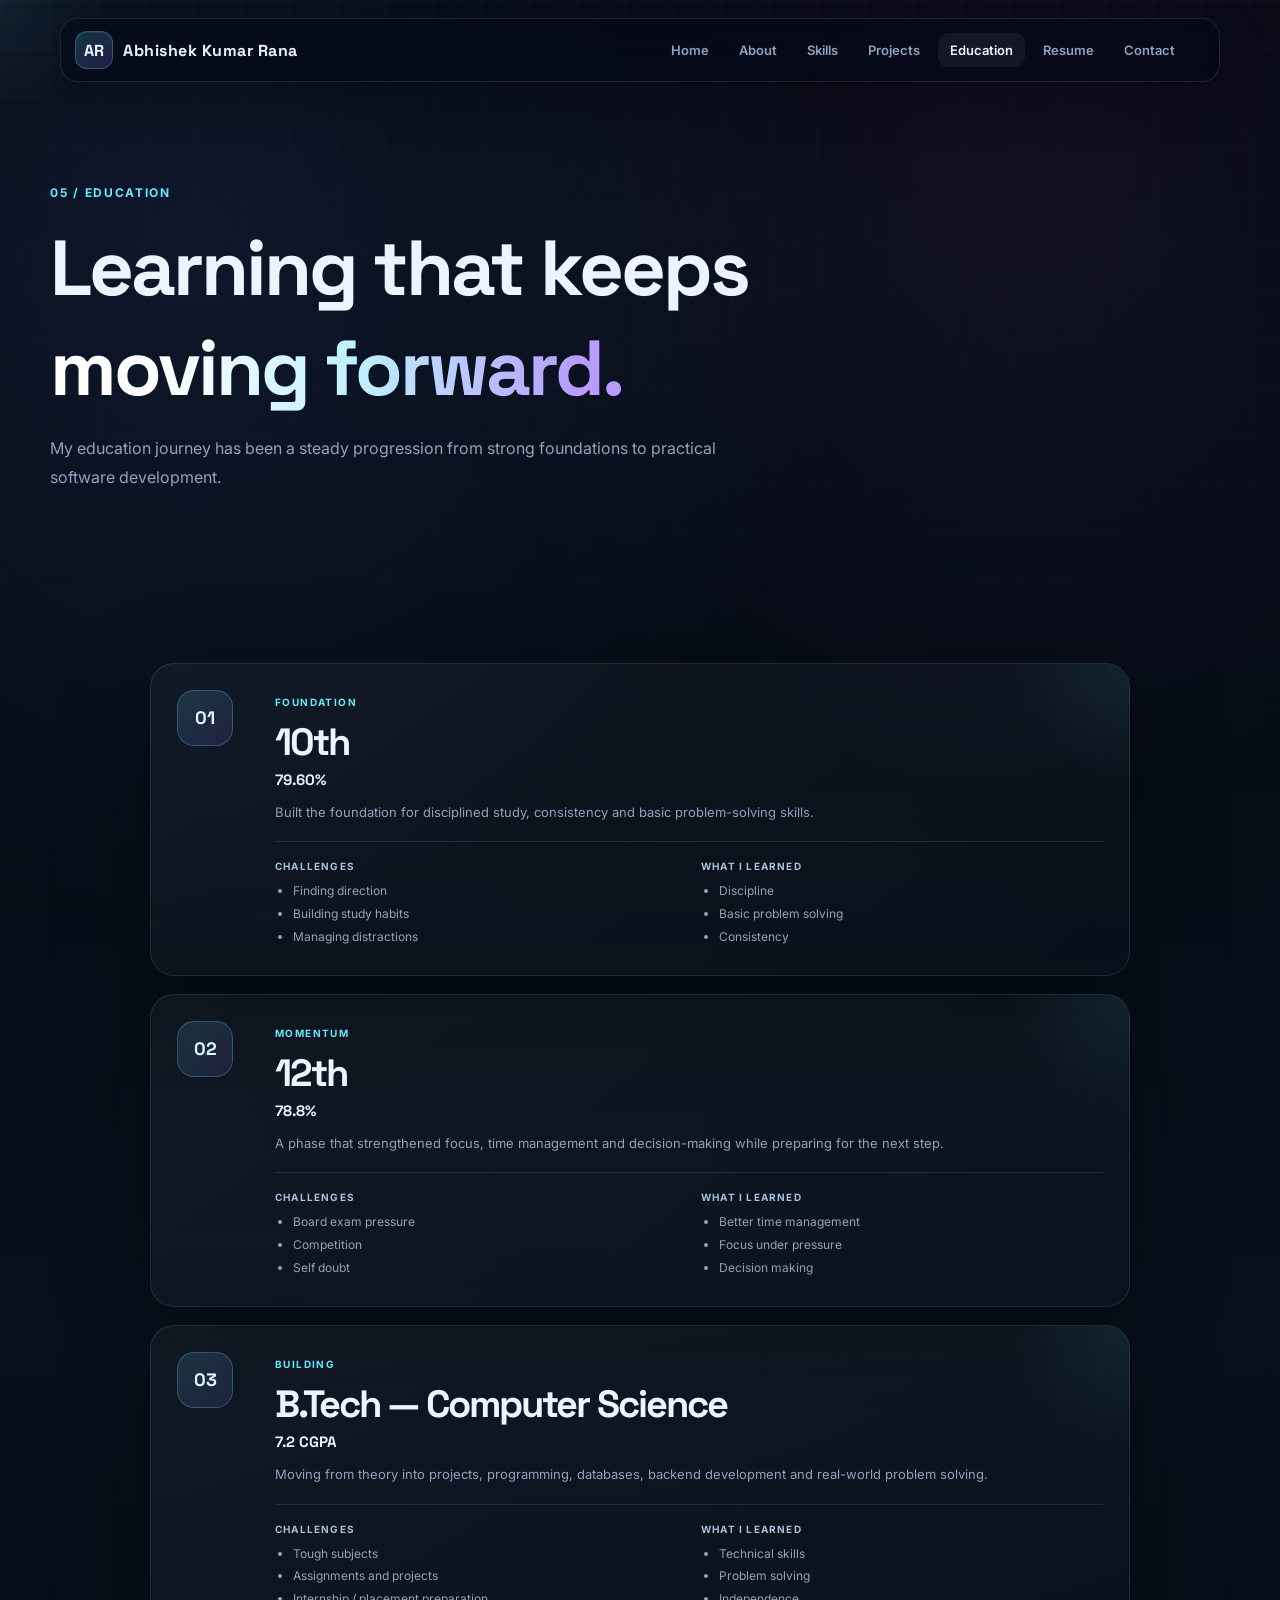
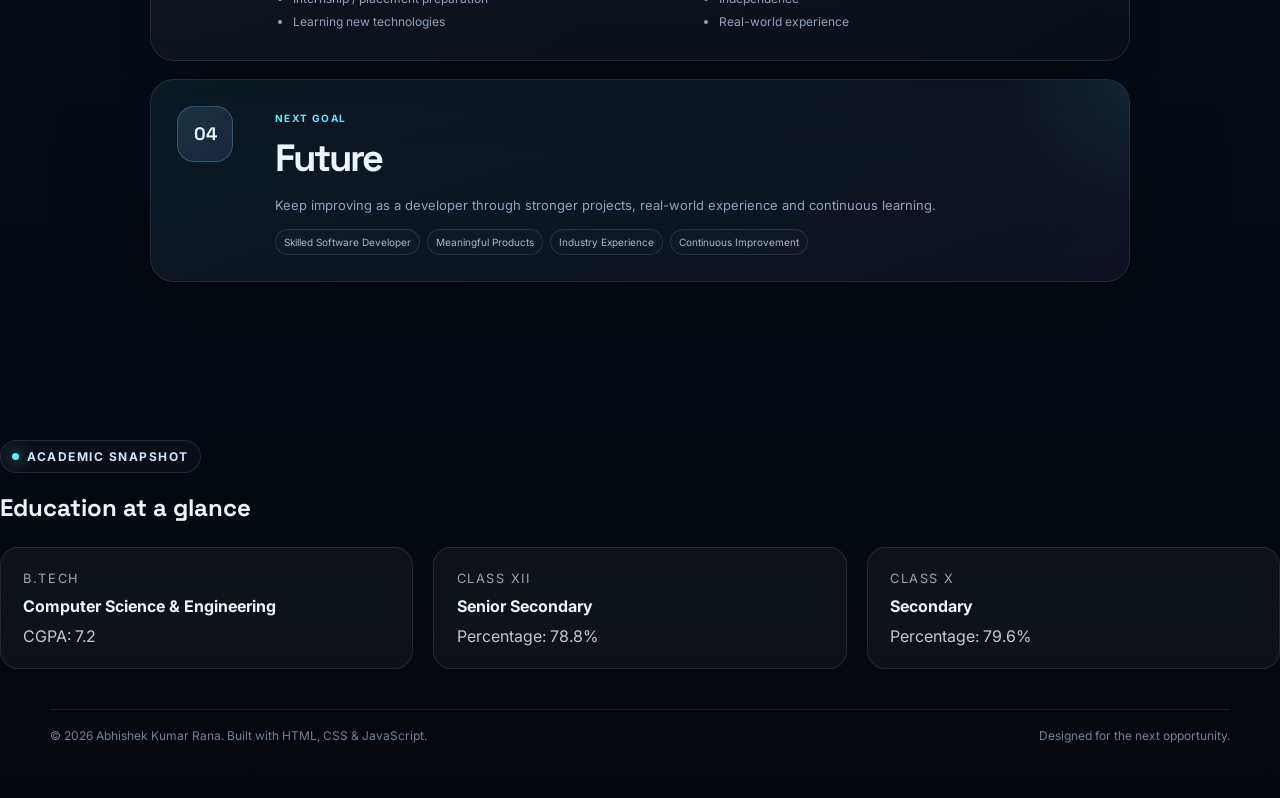
<file: pages/education.html>
<!doctype html>
<html lang="en">

<head>
  <meta charset="utf-8">
  <meta name="viewport" content="width=device-width,initial-scale=1">
  <title>Education — Abhishek Kumar Rana</title>
  <link rel="stylesheet" href="../style.css">
</head>

<body>
  <div id="cursor-glow"></div>
  <nav class="nav">
    <a class="logo" href="../index.html"><span class="logo-mark">AR</span><span>Abhishek Kumar Rana</span></a>
    <div class="nav-links">
      <a href="../index.html">Home</a>
      <a href="about.html">About</a>
      <a href="skills.html">Skills</a>
      <a href="projects.html">Projects</a>
      <a href="education.html">Education</a>
      <a href="resume.html">Resume</a>
      <a href="contact.html">Contact</a>
    </div>
    <div class="nav-actions">
      <button class="icon-btn menu-btn" data-menu aria-label="Open menu">☰</button>
    </div>
  </nav>

  <main class="page">
    <section class="page-hero container reveal">
      <div class="kicker">05 / Education</div>
      <h1>Learning that keeps<br><span class="gradient-text">moving forward.</span></h1>
      <p>My education journey has been a steady progression from strong foundations to practical software development.
      </p>
    </section>

    <section class="section container">
      <div class="education-grid">
        <article class="edu-card reveal">
          <div class="edu-number">01</div>
          <div class="edu-content">
            <span class="edu-label">Foundation</span>
            <h2>10th</h2>
            <div class="edu-score">79.60%</div>
            <p>Built the foundation for disciplined study, consistency and basic problem-solving skills.</p>
            <div class="edu-columns">
              <div>
                <h4>Challenges</h4>
                <ul>
                  <li>Finding direction</li>
                  <li>Building study habits</li>
                  <li>Managing distractions</li>
                </ul>
              </div>
              <div>
                <h4>What I Learned</h4>
                <ul>
                  <li>Discipline</li>
                  <li>Basic problem solving</li>
                  <li>Consistency</li>
                </ul>
              </div>
            </div>
          </div>
        </article>

        <article class="edu-card reveal">
          <div class="edu-number">02</div>
          <div class="edu-content">
            <span class="edu-label">Momentum</span>
            <h2>12th</h2>
            <div class="edu-score">78.8%</div>
            <p>A phase that strengthened focus, time management and decision-making while preparing for the next step.
            </p>
            <div class="edu-columns">
              <div>
                <h4>Challenges</h4>
                <ul>
                  <li>Board exam pressure</li>
                  <li>Competition</li>
                  <li>Self doubt</li>
                </ul>
              </div>
              <div>
                <h4>What I Learned</h4>
                <ul>
                  <li>Better time management</li>
                  <li>Focus under pressure</li>
                  <li>Decision making</li>
                </ul>
              </div>
            </div>
          </div>
        </article>

        <article class="edu-card reveal">
          <div class="edu-number">03</div>
          <div class="edu-content">
            <span class="edu-label">Building</span>
            <h2>B.Tech — Computer Science</h2>
            <div class="edu-score">7.2 CGPA</div>
            <p>Moving from theory into projects, programming, databases, backend development and real-world problem
              solving.</p>
            <div class="edu-columns">
              <div>
                <h4>Challenges</h4>
                <ul>
                  <li>Tough subjects</li>
                  <li>Assignments and projects</li>
                  <li>Internship / placement preparation</li>
                  <li>Learning new technologies</li>
                </ul>
              </div>
              <div>
                <h4>What I Learned</h4>
                <ul>
                  <li>Technical skills</li>
                  <li>Problem solving</li>
                  <li>Independence</li>
                  <li>Real-world experience</li>
                </ul>
              </div>
            </div>
          </div>
        </article>

        <article class="edu-card edu-future reveal">
          <div class="edu-number">04</div>
          <div class="edu-content">
            <span class="edu-label">Next Goal</span>
            <h2>Future</h2>
            <p>Keep improving as a developer through stronger projects, real-world experience and continuous learning.
            </p>
            <div class="tag-row">
              <span class="tag">Skilled Software Developer</span>
              <span class="tag">Meaningful Products</span>
              <span class="tag">Industry Experience</span>
              <span class="tag">Continuous Improvement</span>
            </div>
          </div>
        </article>
      </div>
    </section>

    <section class="academic-summary" id="academic-summary">
      <div class="section-heading">
        <span class="eyebrow">Academic Snapshot</span>
        <h2>Education at a glance</h2>
      </div>
      <div class="academic-grid">
        <article class="academic-card">
          <span class="academic-label">B.Tech</span>
          <strong>Computer Science & Engineering</strong>
          <p>CGPA: 7.2</p>
        </article>
        <article class="academic-card">
          <span class="academic-label">Class XII</span>
          <strong>Senior Secondary</strong>
          <p>Percentage: 78.8%</p>
        </article>
        <article class="academic-card">
          <span class="academic-label">Class X</span>
          <strong>Secondary</strong>
          <p>Percentage: 79.6%</p>
        </article>
      </div>
    </section>

  </main>

  <footer class="container">
    <div class="footer-row">
      <span>© 2026 Abhishek Kumar Rana. Built with HTML, CSS & JavaScript.</span>
      <span>Designed for the next opportunity.</span>
    </div>
  </footer>
  <div class="toast"></div>
  <button class="scroll-top" aria-label="Back to top">↑</button>
  <script src="../script.js"></script>
</body>

</html>
</file>
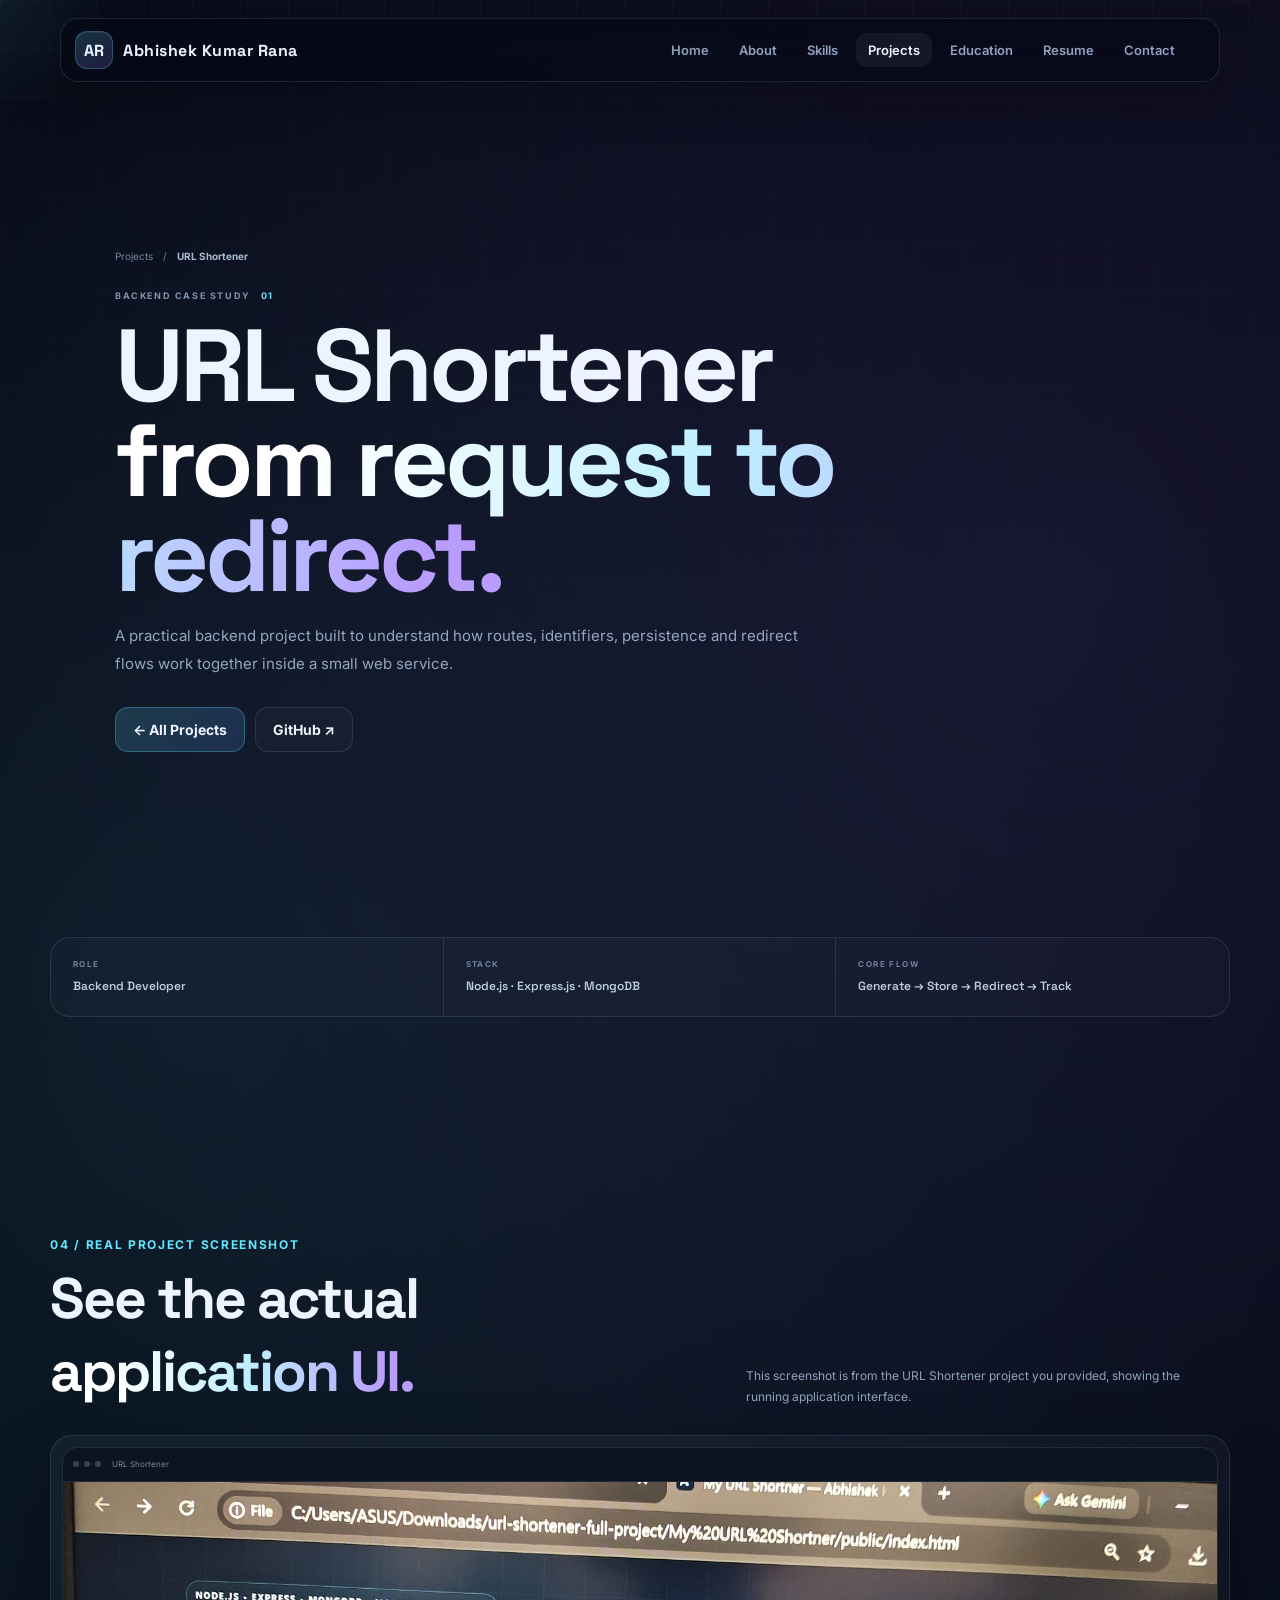
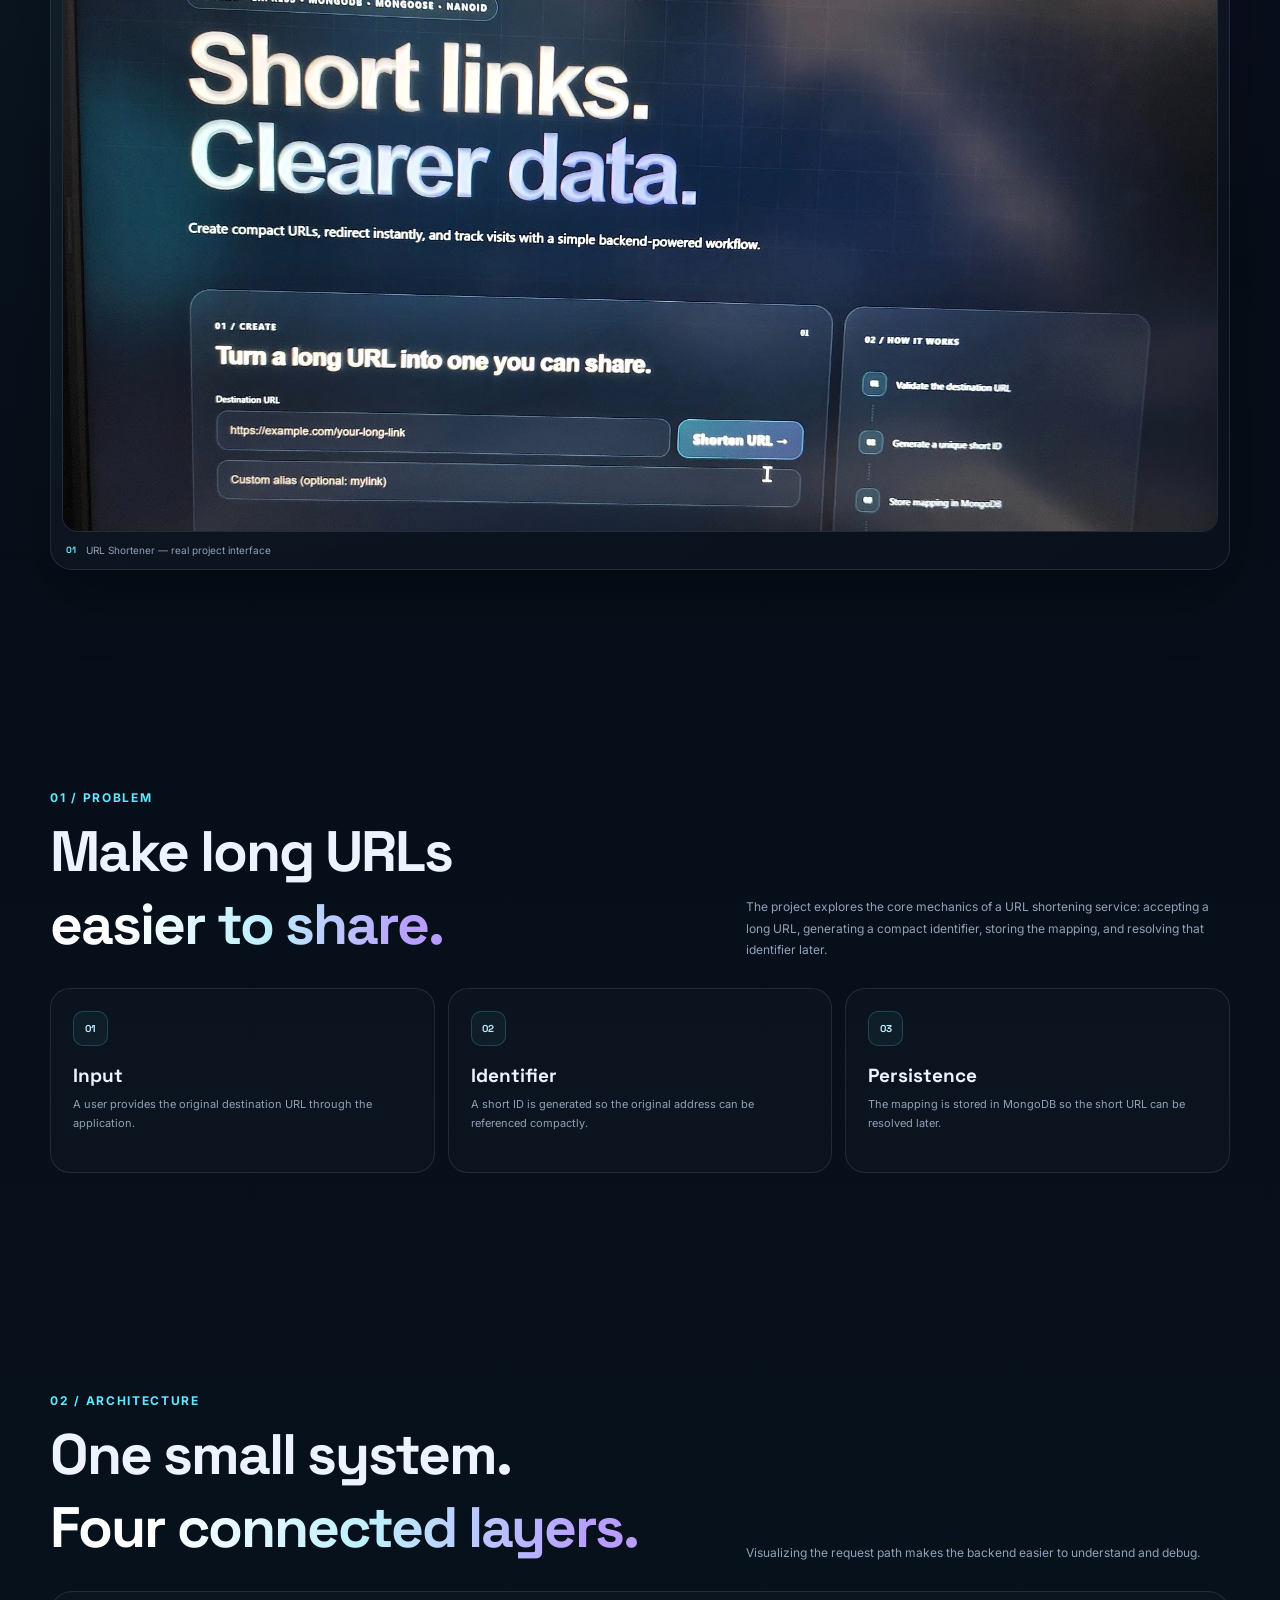
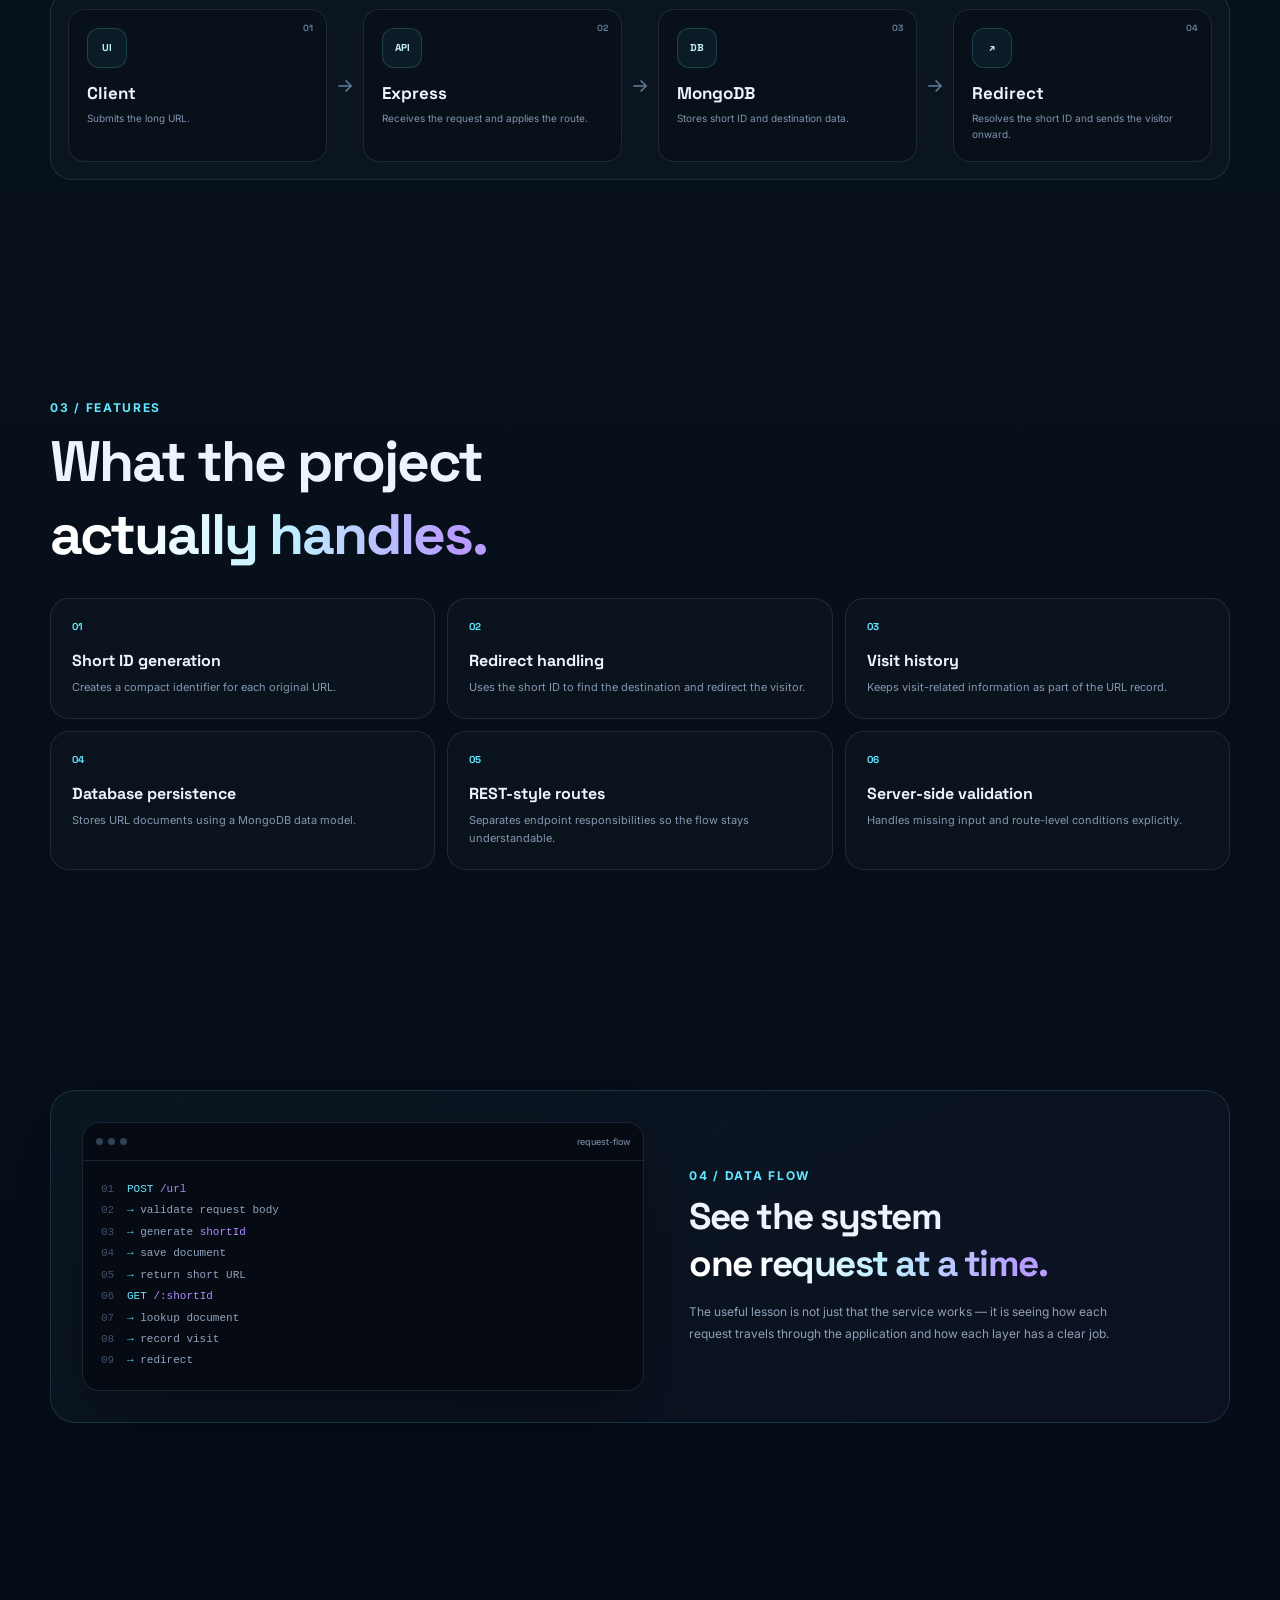
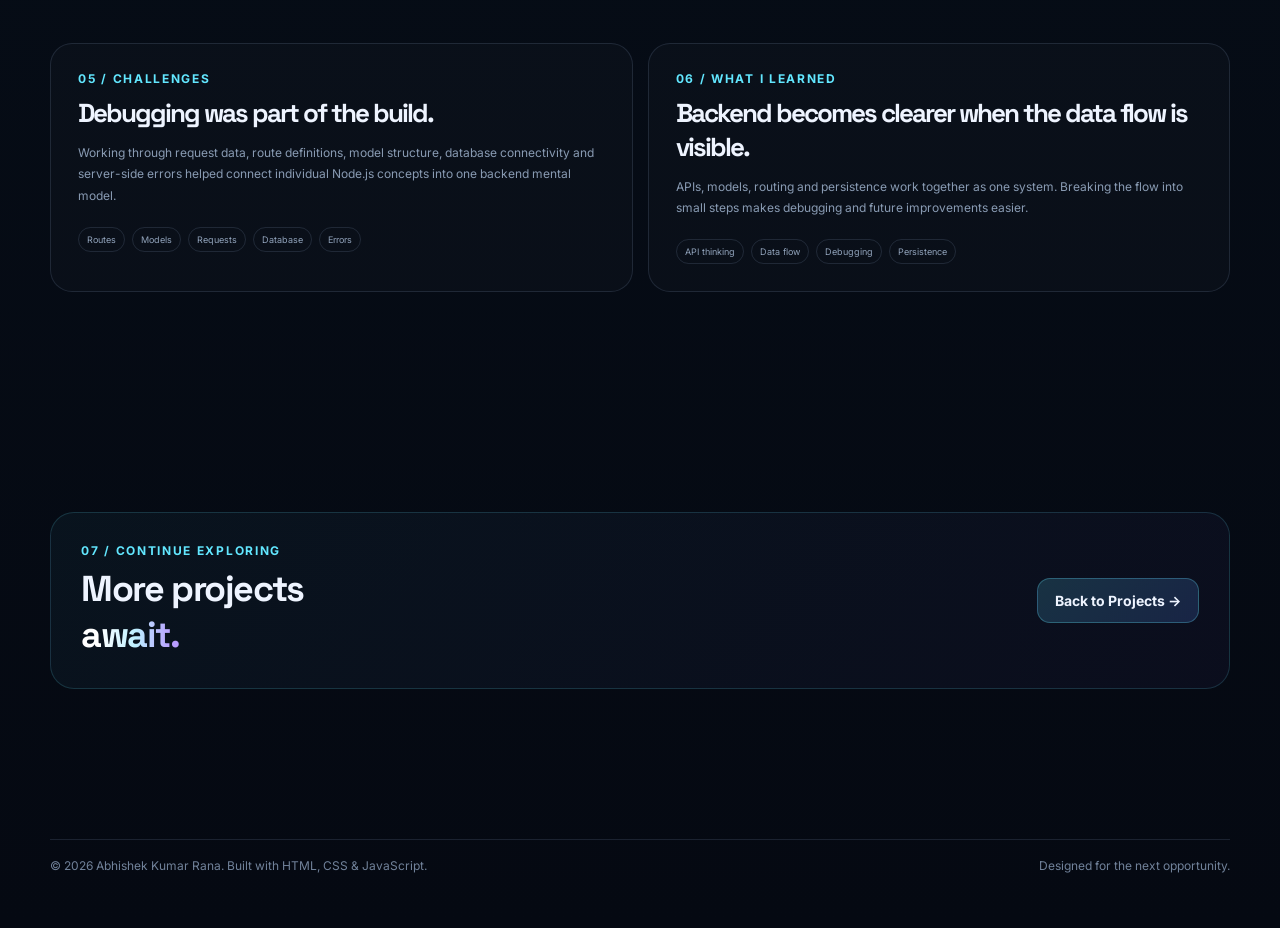
<file: pages/project-details.html>
<!doctype html>
<html lang="en">

<head>
  <meta charset="utf-8">
  <meta name="viewport" content="width=device-width,initial-scale=1">
  <title>URL Shortener Case Study — Abhishek Kumar Rana</title>
  <link rel="stylesheet" href="../style.css">
</head>

<body class="case-page">
  <div id="cursor-glow"></div>

  <nav class="nav">
    <a class="logo" href="../index.html"><span class="logo-mark">AR</span><span>Abhishek Kumar Rana</span></a>
    <div class="nav-links">
      <a href="../index.html">Home</a>
      <a href="about.html">About</a>
      <a href="skills.html">Skills</a>
      <a class="active" href="projects.html">Projects</a>
      <a href="education.html">Education</a>
      <a href="resume.html">Resume</a>
      <a href="contact.html">Contact</a>
    </div>
    <div class="nav-actions">
      <button class="icon-btn menu-btn" data-menu aria-label="Open menu">☰</button>
    </div>
  </nav>

  <main class="page">
    <section class="case-hero container reveal">
      <div class="case-breadcrumb"><a href="projects.html">Projects</a><span>/</span><b>URL Shortener</b></div>
      <div class="case-eyebrow">BACKEND CASE STUDY <span>01</span></div>
      <h1>URL Shortener<br><span class="gradient-text">from request to redirect.</span></h1>
      <p>
        A practical backend project built to understand how routes, identifiers,
        persistence and redirect flows work together inside a small web service.
      </p>
      <div class="case-hero-actions">
        <a class="btn btn-primary" href="projects.html">← All Projects</a>
        <a class="btn btn-secondary" href="https://github.com/Abhi81rana/javascript-amazon-project" target="_blank" rel="noopener">GitHub ↗</a>
      </div>
    </section>

    <section class="section container">
      <div class="case-overview reveal">
        <div>
          <span>ROLE</span><strong>Backend Developer</strong>
        </div>
        <div>
          <span>STACK</span><strong>Node.js · Express.js · MongoDB</strong>
        </div>
        <div>
          <span>CORE FLOW</span><strong>Generate → Store → Redirect → Track</strong>
        </div>
      </div>
    </section>

    <section id="url-shortener-real-screenshot" class="section container">
      <div class="case-section-head reveal">
        <div>
          <div class="kicker">04 / Real Project Screenshot</div>
          <h2>See the actual<br><span class="gradient-text">application UI.</span></h2>
        </div>
        <p>This screenshot is from the URL Shortener project you provided, showing the running application interface.
        </p>
      </div>
      <figure class="real-project-shot reveal">
        <div class="shot-browser">
          <div class="shot-top"><i></i><i></i><i></i><span>URL Shortener</span></div>
          <img src="../assets/images/projects/url-shortener/home.jpg" alt="URL Shortener application screenshot">
        </div>
        <figcaption><span>01</span> URL Shortener — real project interface</figcaption>
      </figure>
    </section>

    <section class="section container">
      <div class="case-section-head reveal">
        <div>
          <div class="kicker">01 / Problem</div>
          <h2>Make long URLs<br><span class="gradient-text">easier to share.</span></h2>
        </div>
        <p>
          The project explores the core mechanics of a URL shortening service:
          accepting a long URL, generating a compact identifier, storing the mapping,
          and resolving that identifier later.
        </p>
      </div>

      <div class="case-two-col">
        <article class="case-feature-card reveal">
          <span class="case-icon">01</span>
          <h3>Input</h3>
          <p>A user provides the original destination URL through the application.</p>
        </article>
        <article class="case-feature-card reveal">
          <span class="case-icon">02</span>
          <h3>Identifier</h3>
          <p>A short ID is generated so the original address can be referenced compactly.</p>
        </article>
        <article class="case-feature-card reveal">
          <span class="case-icon">03</span>
          <h3>Persistence</h3>
          <p>The mapping is stored in MongoDB so the short URL can be resolved later.</p>
        </article>
      </div>
    </section>

    <section class="section container">
      <div class="case-section-head reveal">
        <div>
          <div class="kicker">02 / Architecture</div>
          <h2>One small system.<br><span class="gradient-text">Four connected layers.</span></h2>
        </div>
        <p>Visualizing the request path makes the backend easier to understand and debug.</p>
      </div>

      <div class="architecture reveal">
        <div class="architecture-step">
          <span class="arch-no">01</span>
          <div class="arch-icon">UI</div>
          <h3>Client</h3>
          <p>Submits the long URL.</p>
        </div>
        <div class="arch-connector">→</div>
        <div class="architecture-step">
          <span class="arch-no">02</span>
          <div class="arch-icon">API</div>
          <h3>Express</h3>
          <p>Receives the request and applies the route.</p>
        </div>
        <div class="arch-connector">→</div>
        <div class="architecture-step">
          <span class="arch-no">03</span>
          <div class="arch-icon">DB</div>
          <h3>MongoDB</h3>
          <p>Stores short ID and destination data.</p>
        </div>
        <div class="arch-connector">→</div>
        <div class="architecture-step">
          <span class="arch-no">04</span>
          <div class="arch-icon">↗</div>
          <h3>Redirect</h3>
          <p>Resolves the short ID and sends the visitor onward.</p>
        </div>
      </div>
    </section>

    <section class="section container">
      <div class="case-section-head reveal">
        <div>
          <div class="kicker">03 / Features</div>
          <h2>What the project<br><span class="gradient-text">actually handles.</span></h2>
        </div>
      </div>

      <div class="feature-matrix">
        <article class="matrix-card reveal"><span>01</span>
          <h3>Short ID generation</h3>
          <p>Creates a compact identifier for each original URL.</p>
        </article>
        <article class="matrix-card reveal"><span>02</span>
          <h3>Redirect handling</h3>
          <p>Uses the short ID to find the destination and redirect the visitor.</p>
        </article>
        <article class="matrix-card reveal"><span>03</span>
          <h3>Visit history</h3>
          <p>Keeps visit-related information as part of the URL record.</p>
        </article>
        <article class="matrix-card reveal"><span>04</span>
          <h3>Database persistence</h3>
          <p>Stores URL documents using a MongoDB data model.</p>
        </article>
        <article class="matrix-card reveal"><span>05</span>
          <h3>REST-style routes</h3>
          <p>Separates endpoint responsibilities so the flow stays understandable.</p>
        </article>
        <article class="matrix-card reveal"><span>06</span>
          <h3>Server-side validation</h3>
          <p>Handles missing input and route-level conditions explicitly.</p>
        </article>
      </div>
    </section>

    <section class="section container">
      <div class="case-highlight reveal">
        <div class="highlight-code">
          <div class="fake-terminal-head"><span></span><span></span><span></span><b>request-flow</b></div>
          <div class="fake-code">
            <div><span class="line-no">01</span><span class="kw">POST</span> <span class="str">/url</span></div>
            <div><span class="line-no">02</span><span class="kw">→</span> validate request body</div>
            <div><span class="line-no">03</span><span class="kw">→</span> generate <span class="str">shortId</span>
            </div>
            <div><span class="line-no">04</span><span class="kw">→</span> save document</div>
            <div><span class="line-no">05</span><span class="kw">→</span> return short URL</div>
            <div><span class="line-no">06</span><span class="kw">GET</span> <span class="str">/:shortId</span></div>
            <div><span class="line-no">07</span><span class="kw">→</span> lookup document</div>
            <div><span class="line-no">08</span><span class="kw">→</span> record visit</div>
            <div><span class="line-no">09</span><span class="kw">→</span> redirect</div>
          </div>
        </div>
        <div class="highlight-copy">
          <div class="kicker">04 / Data flow</div>
          <h2>See the system<br><span class="gradient-text">one request at a time.</span></h2>
          <p>
            The useful lesson is not just that the service works — it is seeing how
            each request travels through the application and how each layer has a clear job.
          </p>
        </div>
      </div>
    </section>

    <section class="section container">
      <div class="case-two-panel">
        <article class="case-story reveal">
          <div class="kicker">05 / Challenges</div>
          <h2>Debugging was part of the build.</h2>
          <p>
            Working through request data, route definitions, model structure,
            database connectivity and server-side errors helped connect individual
            Node.js concepts into one backend mental model.
          </p>
          <div class="story-points">
            <span>Routes</span><span>Models</span><span>Requests</span><span>Database</span><span>Errors</span>
          </div>
        </article>

        <article class="case-story reveal">
          <div class="kicker">06 / What I learned</div>
          <h2>Backend becomes clearer when the data flow is visible.</h2>
          <p>
            APIs, models, routing and persistence work together as one system.
            Breaking the flow into small steps makes debugging and future improvements easier.
          </p>
          <div class="story-points">
            <span>API thinking</span><span>Data flow</span><span>Debugging</span><span>Persistence</span>
          </div>
        </article>
      </div>
    </section>

    <section class="section container">
      <div class="next-project reveal">
        <div>
          <div class="kicker">07 / Continue exploring</div>
          <h2>More projects<br><span class="gradient-text">await.</span></h2>
        </div>
        <a class="btn btn-primary" href="projects.html">Back to Projects →</a>
      </div>
    </section>
  </main>

  <footer class="container">
    <div class="footer-row">
      <span>© 2026 Abhishek Kumar Rana. Built with HTML, CSS & JavaScript.</span>
      <span>Designed for the next opportunity.</span>
    </div>
  </footer>

  <div class="toast"></div>
  <button class="scroll-top" aria-label="Back to top">↑</button>
  <script src="../script.js"></script>
</body>

</html>
</file>
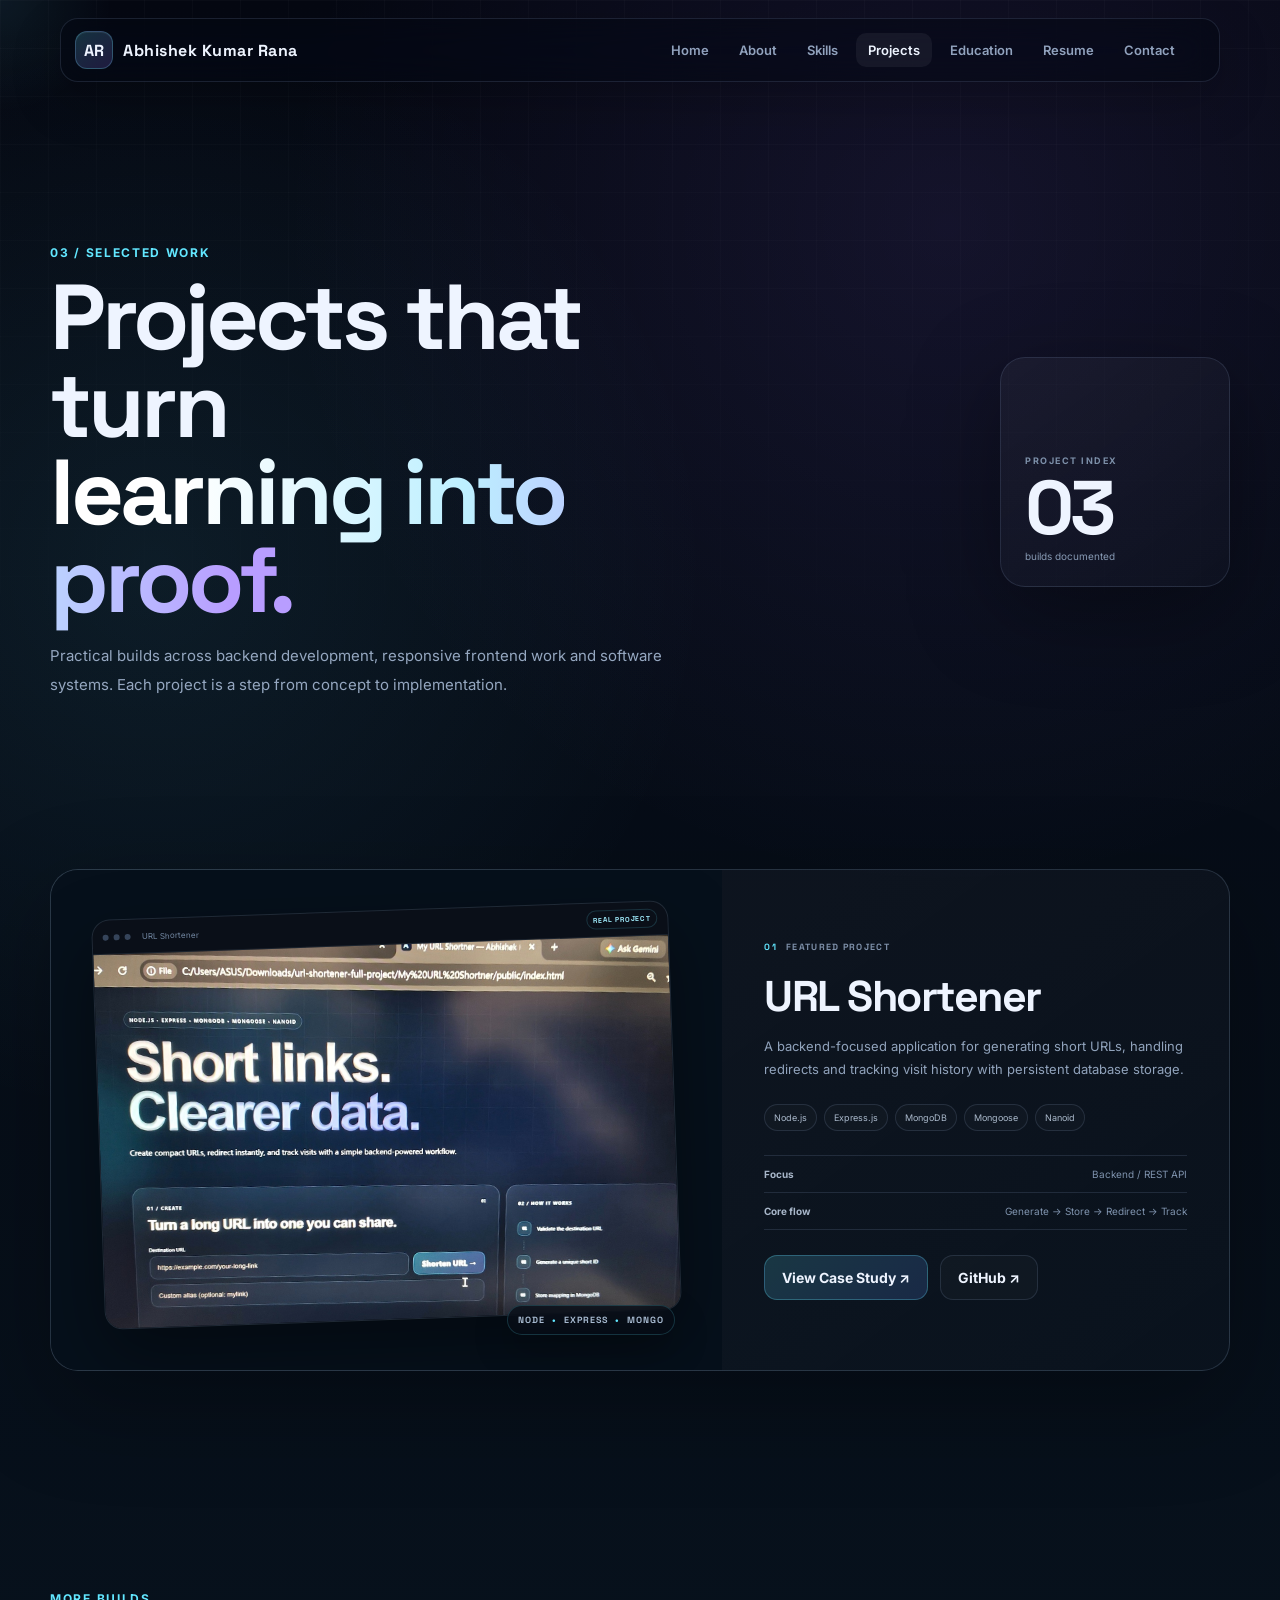
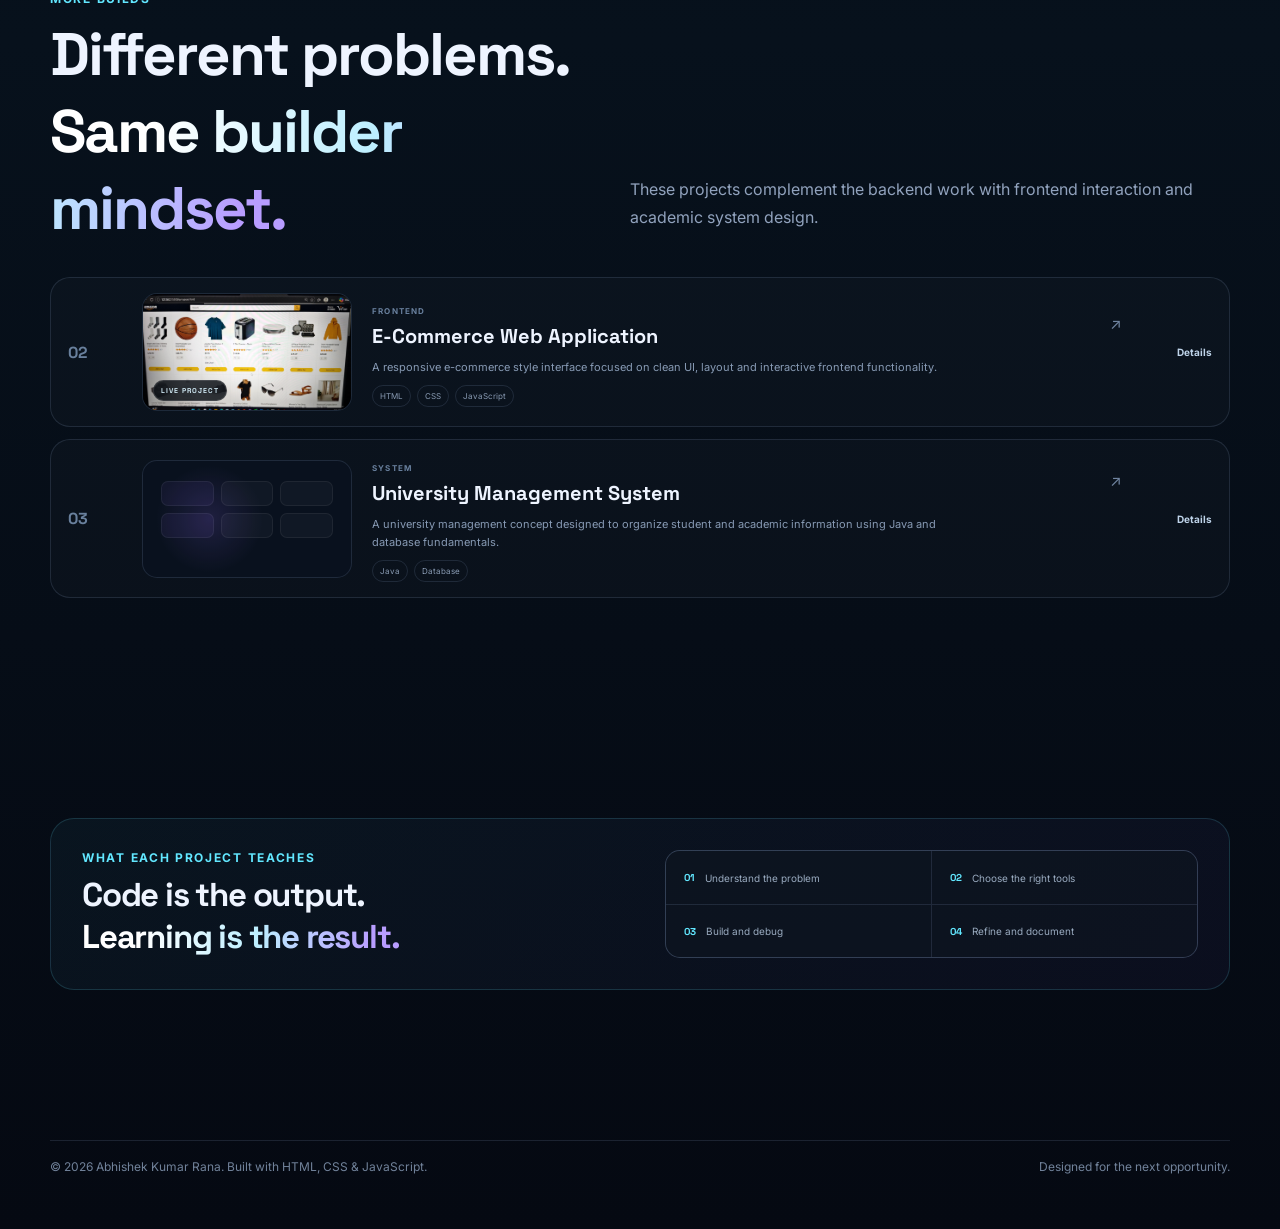
<file: pages/projects.html>
<!doctype html>
<html lang="en">

<head>
  <meta charset="utf-8">
  <meta name="viewport" content="width=device-width,initial-scale=1">
  <title>Projects — Abhishek Kumar Rana</title>
  <link rel="stylesheet" href="../style.css">
</head>

<body class="projects-page">
  <div id="cursor-glow"></div>

  <nav class="nav">
    <a class="logo" href="../index.html"><span class="logo-mark">AR</span><span>Abhishek Kumar Rana</span></a>
    <div class="nav-links">
      <a href="../index.html">Home</a>
      <a href="about.html">About</a>
      <a href="skills.html">Skills</a>
      <a class="active" href="projects.html">Projects</a>
      <a href="education.html">Education</a>
      <a href="resume.html">Resume</a>
      <a href="contact.html">Contact</a>
    </div>
    <div class="nav-actions">
      <button class="icon-btn menu-btn" data-menu aria-label="Open menu">☰</button>
    </div>
  </nav>

  <main class="page">
    <section class="projects-hero container reveal">
      <div>
        <div class="kicker">03 / Selected Work</div>
        <h1>Projects that turn<br><span class="gradient-text">learning into proof.</span></h1>
        <p>
          Practical builds across backend development, responsive frontend work and
          software systems. Each project is a step from concept to implementation.
        </p>
      </div>
      <div class="projects-hero-note reveal">
        <span>PROJECT INDEX</span>
        <strong>03</strong>
        <small>builds documented</small>
      </div>
    </section>

    <section class="section container">
      <div class="featured-project reveal" data-tilt>
        <div class="featured-visual real-project-visual">
          <div class="real-shot-browser">
            <div class="real-shot-top"><i></i><i></i><i></i><span>URL Shortener</span><b>REAL PROJECT</b></div>
            <img src="../assets/images/projects/url-shortener/home.jpg" alt="Actual URL Shortener project interface">
          </div>
          <div class="featured-float">NODE <span>•</span> EXPRESS <span>•</span> MONGO</div>
        </div>

        <div class="featured-content">
          <div class="project-overline"><span>01</span><span>FEATURED PROJECT</span></div>
          <h2>URL Shortener</h2>
          <p>
            A backend-focused application for generating short URLs, handling
            redirects and tracking visit history with persistent database storage.
          </p>
          <div class="project-tech-list">
            <span>Node.js</span><span>Express.js</span><span>MongoDB</span><span>Mongoose</span><span>Nanoid</span>
          </div>
          <div class="project-detail-list">
            <div><b>Focus</b><span>Backend / REST API</span></div>
            <div><b>Core flow</b><span>Generate → Store → Redirect → Track</span></div>
          </div>
          <div class="actions">
            <a class="btn btn-primary" href="project-details.html">View Case Study ↗</a>
            <a class="btn btn-secondary" href="https://github.com/Abhi81rana/Url-shortner-project" target="_blank"
              rel="noopener">GitHub ↗</a>
          </div>
        </div>
      </div>
    </section>

    <section class="section container">
      <div class="section-head reveal">
        <div>
          <div class="kicker">More builds</div>
          <h2>Different problems.<br><span class="gradient-text">Same builder mindset.</span></h2>
        </div>
        <p class="section-sub">
          These projects complement the backend work with frontend interaction
          and academic system design.
        </p>
      </div>

      <div class="project-list">
        <article class="project-row reveal" data-tilt>
          <div class="project-index">02</div>
          <div class="project-thumb project-image-thumb">
            <img src="../assets/images/projects/ecommerce/products.jpg" alt="E-Commerce project product listing">
            <span class="thumb-label">LIVE PROJECT</span>
          </div>
          <div class="project-row-main">
            <div class="project-row-title">
              <div><span class="row-kicker">FRONTEND</span>
                <h3>E-Commerce Web Application</h3>
              </div>
              <span class="row-arrow">↗</span>
            </div>
            <p>A responsive e-commerce style interface focused on clean UI, layout and interactive frontend
              functionality.</p>
            <div class="row-tags"><span>HTML</span><span>CSS</span><span>JavaScript</span></div>
          </div>
          <a class="row-link" href="ecommerce-case-study.html">Details</a>
        </article>

        <article class="project-row reveal" data-tilt>
          <div class="project-index">03</div>
          <div class="project-thumb university-thumb">
            <div class="uni-grid"><span></span><span></span><span></span><span></span><span></span><span></span></div>
          </div>
          <div class="project-row-main">
            <div class="project-row-title">
              <div><span class="row-kicker">SYSTEM</span>
                <h3>University Management System</h3>
              </div>
              <span class="row-arrow">↗</span>
            </div>
            <p>A university management concept designed to organize student and academic information using Java and
              database fundamentals.</p>
            <div class="row-tags"><span>Java</span><span>Database</span></div>
          </div>
          <a class="row-link" href="university-case-study.html">Details</a>
        </article>
      </div>
    </section>

    <section class="section container">
      <div class="project-principles reveal">
        <div>
          <div class="kicker">What each project teaches</div>
          <h2>Code is the output.<br><span class="gradient-text">Learning is the result.</span></h2>
        </div>
        <div class="principle-grid">
          <div><b>01</b><span>Understand the problem</span></div>
          <div><b>02</b><span>Choose the right tools</span></div>
          <div><b>03</b><span>Build and debug</span></div>
          <div><b>04</b><span>Refine and document</span></div>
        </div>
      </div>
    </section>
  </main>

  <footer class="container">
    <div class="footer-row">
      <span>© 2026 Abhishek Kumar Rana. Built with HTML, CSS & JavaScript.</span>
      <span>Designed for the next opportunity.</span>
    </div>
  </footer>

  <div class="toast"></div>
  <button class="scroll-top" aria-label="Back to top">↑</button>
  <script src="../script.js"></script>
</body>

</html>
</file>
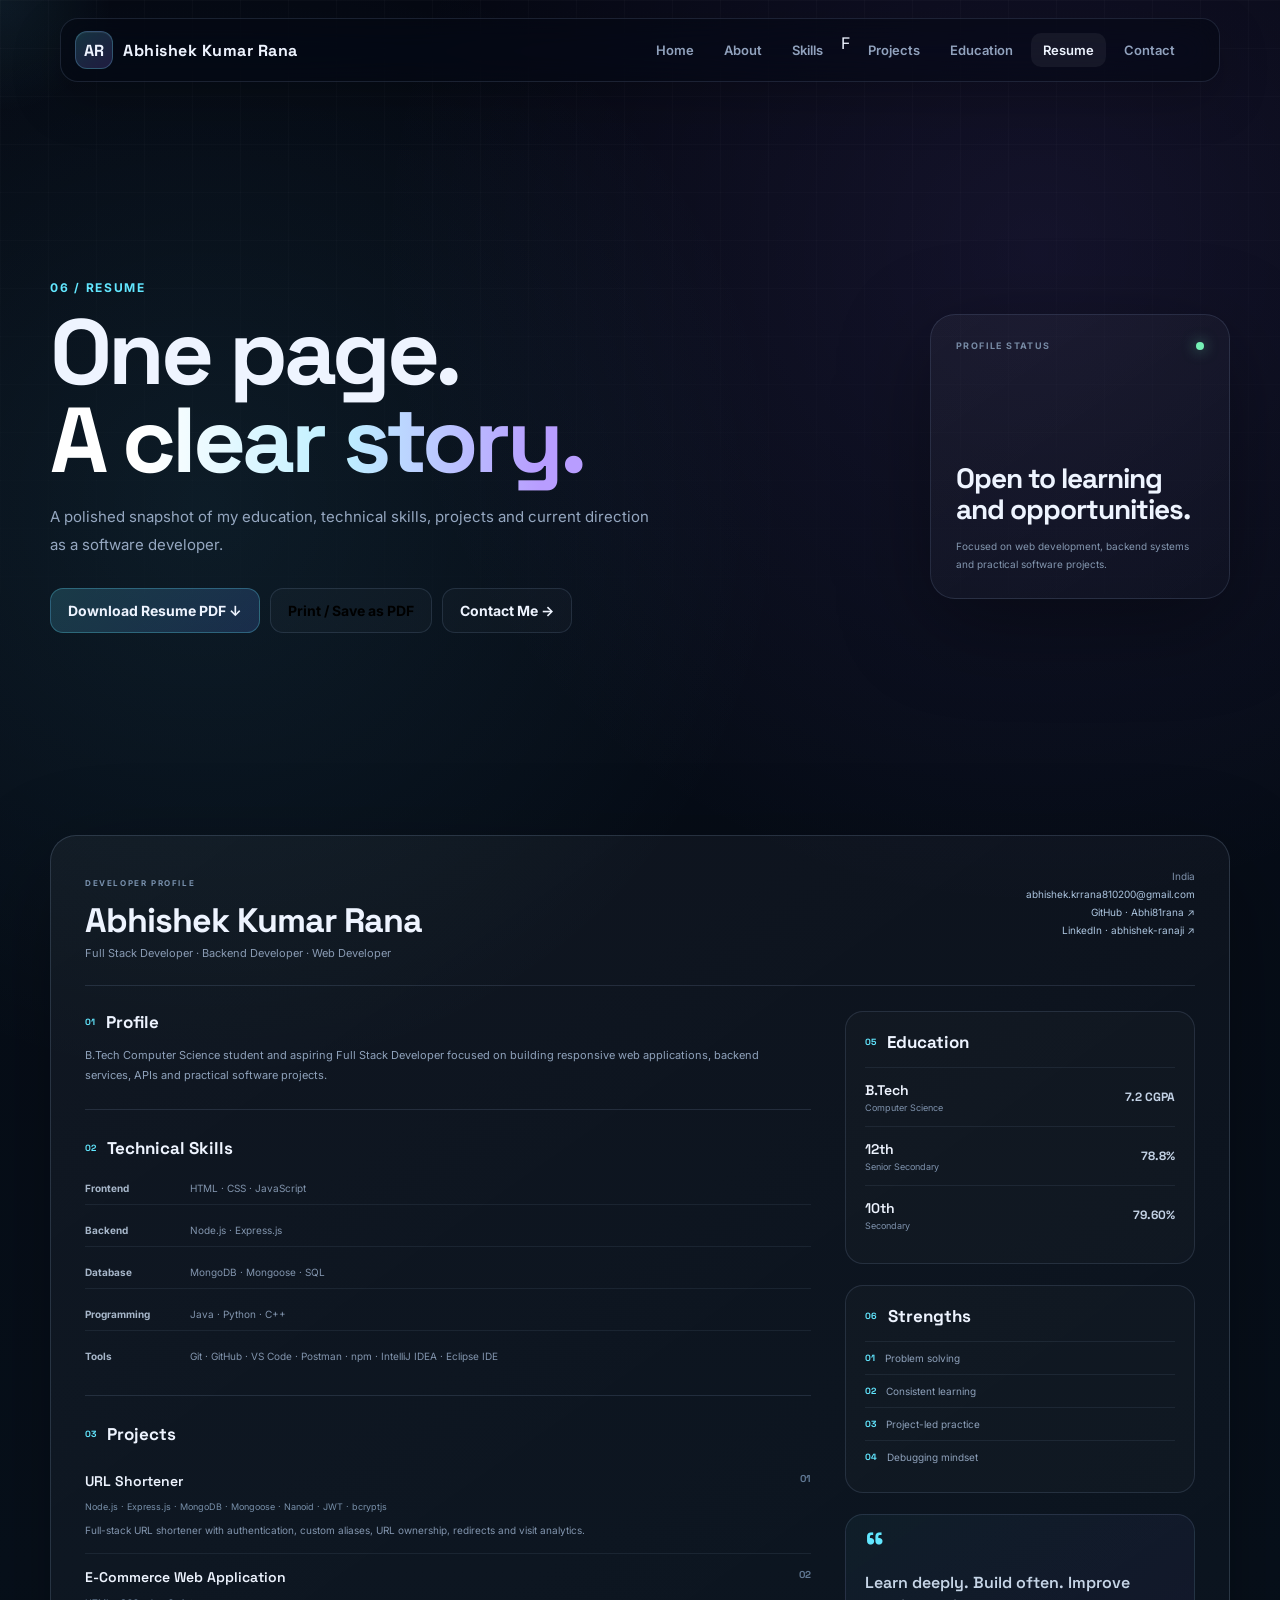
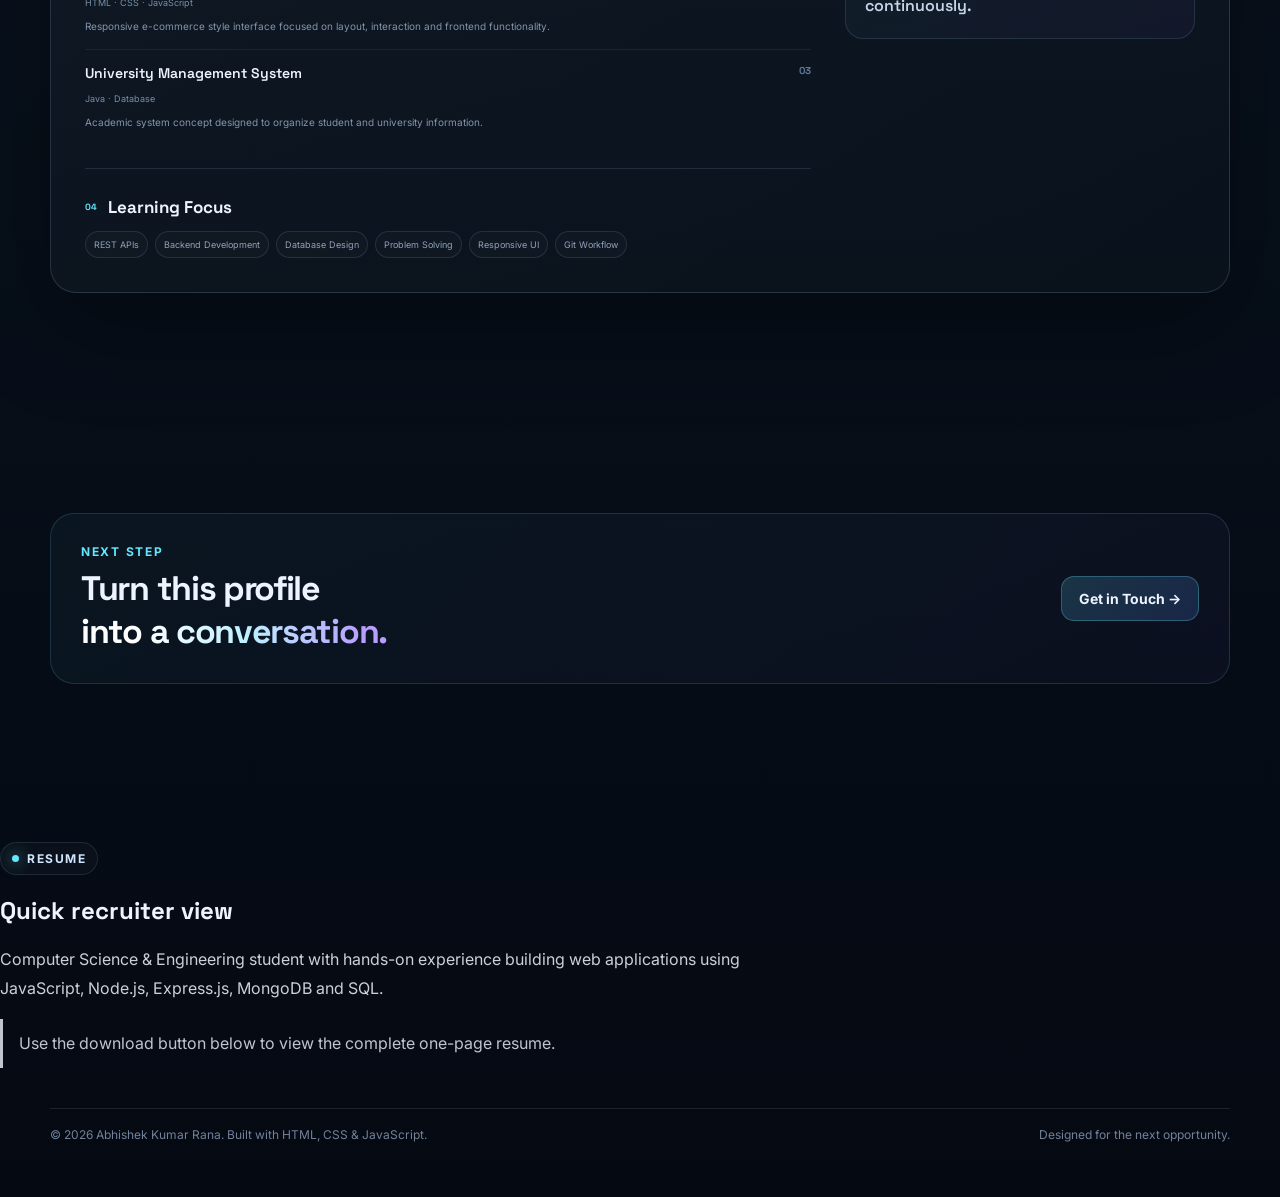
<file: pages/resume.html>
<!doctype html>
<html lang="en">

<head>
  <meta charset="utf-8">
  <meta name="viewport" content="width=device-width,initial-scale=1">
  <title>Resume — Abhishek Kumar Rana</title>
  <link rel="stylesheet" href="../style.css">
</head>

<body class="resume-page">
  <div id="cursor-glow"></div>

  <nav class="nav">
    <a class="logo" href="../index.html"><span class="logo-mark">AR</span><span>Abhishek Kumar Rana</span></a>
    <div class="nav-links">
      <a href="../index.html">Home</a>
      <a href="about.html">About</a>
      <a href="skills.html">Skills</a>F
      <a href="projects.html">Projects</a>
      <a href="education.html">Education</a>
      <a class="active" href="resume.html">Resume</a>
      <a href="contact.html">Contact</a>
    </div>
    <div class="nav-actions">
      <button class="icon-btn menu-btn" data-menu aria-label="Open menu">☰</button>
    </div>
  </nav>

  <main class="page">
    <section class="resume-hero container reveal">
      <div>
        <div class="kicker">06 / Resume</div>
        <h1>One page.<br><span class="gradient-text">A clear story.</span></h1>
        <p>
          A polished snapshot of my education, technical skills, projects and
          current direction as a software developer.
        </p>
        <div class="resume-actions">
          <a class="btn btn-primary" href="../assets/resume/Abhishek-Kumar-Rana-Resume.pdf" download>Download Resume PDF
            ↓</a><button class="btn btn-secondary resume-print-btn" onclick="window.print()">Print / Save as
            PDF</button>
          <a class="btn btn-secondary" href="contact.html">Contact Me →</a>
        </div>
      </div>
      <div class="resume-availability reveal">
        <div class="resume-availability-top"><span>PROFILE STATUS</span><i></i></div>
        <strong>Open to learning<br>and opportunities.</strong>
        <small>Focused on web development, backend systems and practical software projects.</small>
      </div>
    </section>

    <section class="section container">
      <div class="resume-sheet reveal">
        <header class="resume-sheet-head">
          <div>
            <span class="resume-label">DEVELOPER PROFILE</span>
            <h2>Abhishek Kumar Rana</h2>
            <p>Full Stack Developer · Backend Developer · Web Developer</p>
          </div>
          <div class="resume-contact-mini">
            <span>India</span>
            <a href="https://mail.google.com/mail/?view=cm&fs=1&to=abhishek.krrana810200@gmail.com" target="_blank"
              rel="noopener">abhishek.krrana810200@gmail.com</a>
            <a href="https://github.com/Abhi81rana" target="_blank" rel="noopener">GitHub · Abhi81rana ↗</a>
            <a href="https://www.linkedin.com/in/abhishek-ranaji" target="_blank" rel="noopener">LinkedIn ·
              abhishek-ranaji ↗</a>
          </div>
        </header>

        <div class="resume-divider"></div>

        <div class="resume-sheet-grid">
          <div class="resume-main">
            <section class="resume-block">
              <div class="resume-block-title"><span>01</span>
                <h3>Profile</h3>
              </div>
              <p>
                B.Tech Computer Science student and aspiring Full Stack Developer
                focused on building responsive web applications, backend services,
                APIs and practical software projects.
              </p>
            </section>

            <section class="resume-block">
              <div class="resume-block-title"><span>02</span>
                <h3>Technical Skills</h3>
              </div>
              <div class="resume-skill-lines">
                <div><b>Frontend</b><span>HTML · CSS · JavaScript</span></div>
                <div><b>Backend</b><span>Node.js · Express.js</span></div>
                <div><b>Database</b><span>MongoDB · Mongoose · SQL</span></div>
                <div><b>Programming</b><span>Java · Python · C++</span></div>
                <div><b>Tools</b><span>Git · GitHub · VS Code · Postman · npm · IntelliJ IDEA · Eclipse IDE</span></div>
              </div>
            </section>

            <section class="resume-block">
              <div class="resume-block-title"><span>03</span>
                <h3>Projects</h3>
              </div>

              <article class="resume-project">
                <div class="resume-project-top">
                  <div>
                    <h4>URL Shortener</h4><span>Node.js · Express.js · MongoDB · Mongoose · Nanoid · JWT ·
                      bcryptjs</span>
                  </div><b>01</b>
                </div>
                <p>Full-stack URL shortener with authentication, custom aliases, URL ownership, redirects and visit
                  analytics.</p>
              </article>

              <article class="resume-project">
                <div class="resume-project-top">
                  <div>
                    <h4>E-Commerce Web Application</h4><span>HTML · CSS · JavaScript</span>
                  </div><b>02</b>
                </div>
                <p>Responsive e-commerce style interface focused on layout, interaction and frontend functionality.</p>
              </article>

              <article class="resume-project">
                <div class="resume-project-top">
                  <div>
                    <h4>University Management System</h4><span>Java · Database</span>
                  </div><b>03</b>
                </div>
                <p>Academic system concept designed to organize student and university information.</p>
              </article>
            </section>

            <section class="resume-block">
              <div class="resume-block-title"><span>04</span>
                <h3>Learning Focus</h3>
              </div>
              <div class="resume-tags">
                <span>REST APIs</span><span>Backend Development</span><span>Database Design</span><span>Problem
                  Solving</span><span>Responsive UI</span><span>Git Workflow</span>
              </div>
            </section>
          </div>

          <aside class="resume-side">
            <section class="resume-side-block">
              <div class="resume-block-title"><span>05</span>
                <h3>Education</h3>
              </div>
              <div class="resume-education-item">
                <b>B.Tech</b>
                <span>Computer Science</span>
                <strong>7.2 CGPA</strong>
              </div>
              <div class="resume-education-item">
                <b>12th</b>
                <span>Senior Secondary</span>
                <strong>78.8%</strong>
              </div>
              <div class="resume-education-item">
                <b>10th</b>
                <span>Secondary</span>
                <strong>79.60%</strong>
              </div>
            </section>

            <section class="resume-side-block">
              <div class="resume-block-title"><span>06</span>
                <h3>Strengths</h3>
              </div>
              <div class="resume-strength"><span>01</span>Problem solving</div>
              <div class="resume-strength"><span>02</span>Consistent learning</div>
              <div class="resume-strength"><span>03</span>Project-led practice</div>
              <div class="resume-strength"><span>04</span>Debugging mindset</div>
            </section>

            <section class="resume-side-block resume-quote">
              <div class="quote-mark">“</div>
              <p>Learn deeply. Build often. Improve continuously.</p>
            </section>
          </aside>
        </div>
      </div>
    </section>

    <section class="section container">
      <div class="resume-next reveal">
        <div>
          <div class="kicker">Next step</div>
          <h2>Turn this profile<br><span class="gradient-text">into a conversation.</span></h2>
        </div>
        <a class="btn btn-primary" href="contact.html">Get in Touch →</a>
      </div>
    </section>

    <section class="resume-intro" id="resume-intro">
      <div class="section-heading">
        <span class="eyebrow">Resume</span>
        <h2>Quick recruiter view</h2>
      </div>
      <p>Computer Science & Engineering student with hands-on experience building web applications using JavaScript,
        Node.js, Express.js, MongoDB and SQL.</p>
      <div class="resume-actions-note">Use the download button below to view the complete one-page resume.</div>
    </section>

  </main>

  <footer class="container">
    <div class="footer-row">
      <span>© 2026 Abhishek Kumar Rana. Built with HTML, CSS & JavaScript.</span>
      <span>Designed for the next opportunity.</span>
    </div>
  </footer>

  <div class="toast"></div>
  <button class="scroll-top" aria-label="Back to top">↑</button>
  <script src="../script.js"></script>
</body>

</html>
</file>
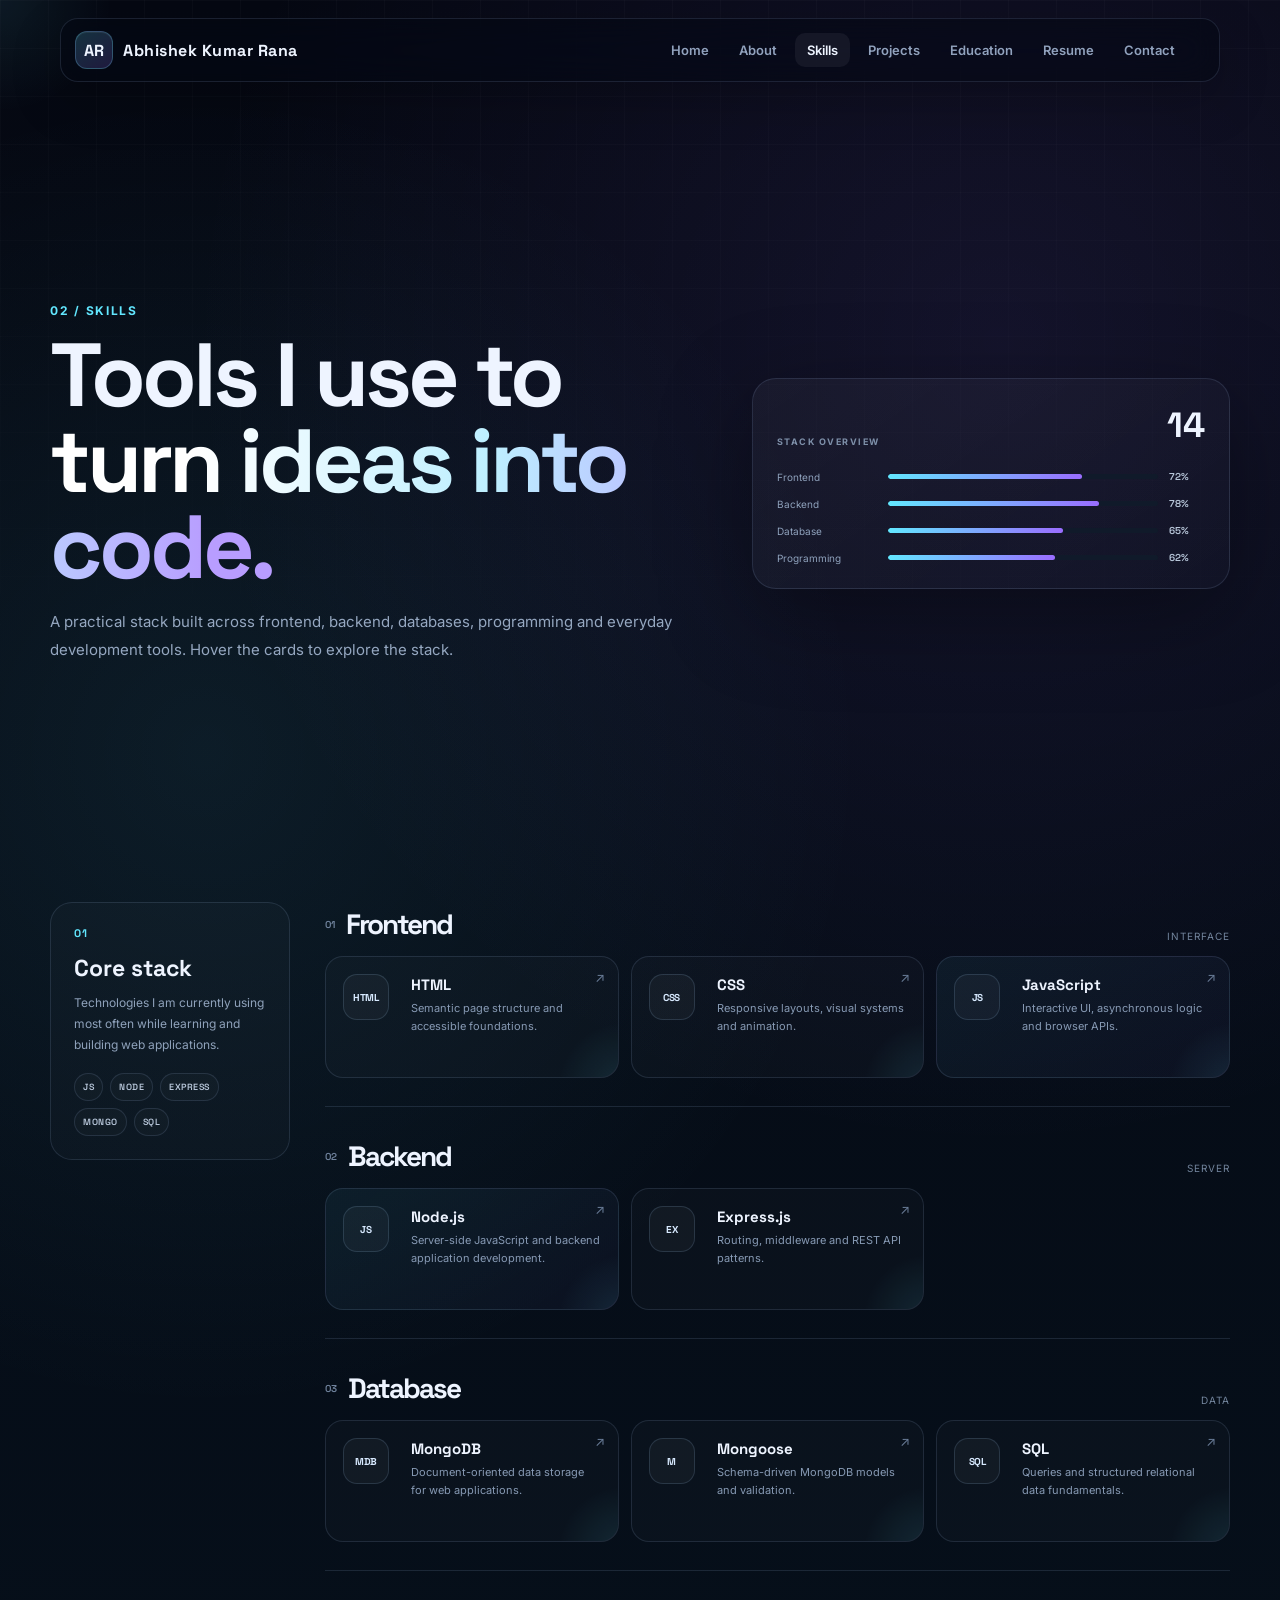
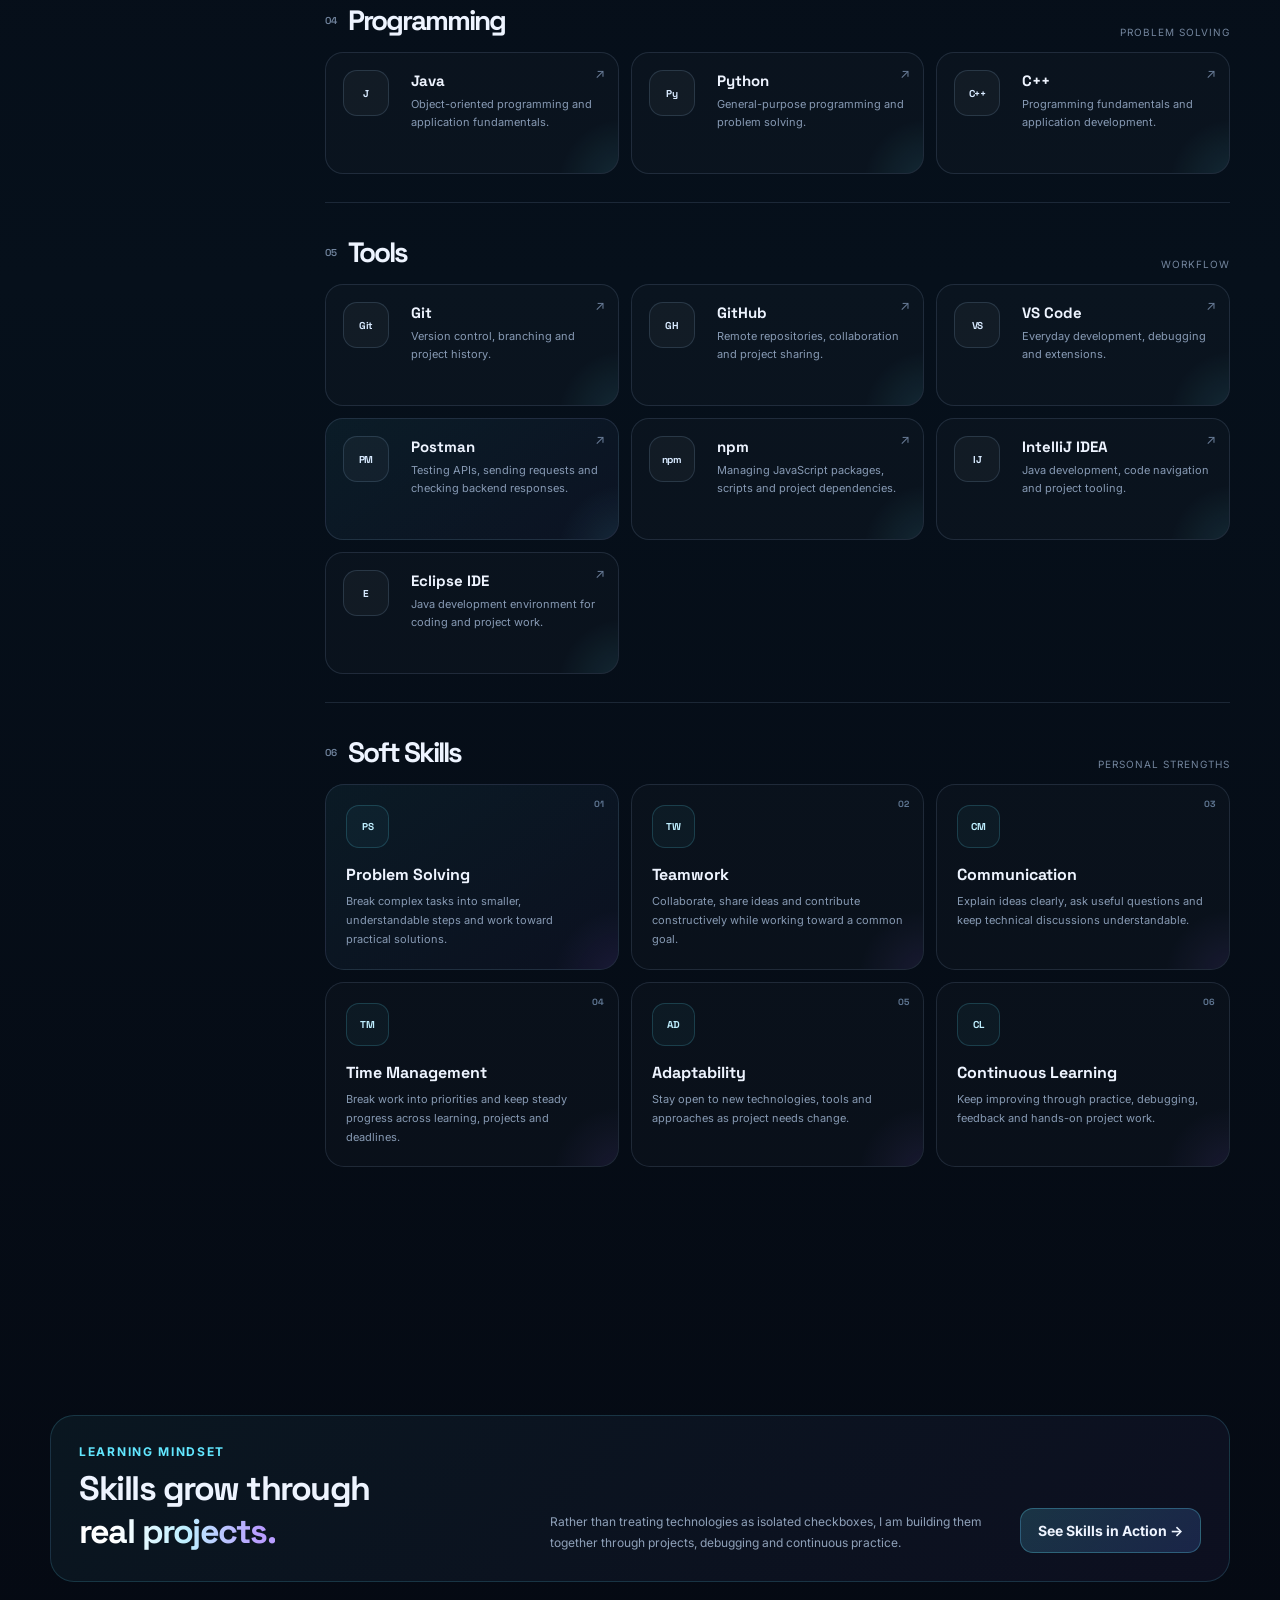
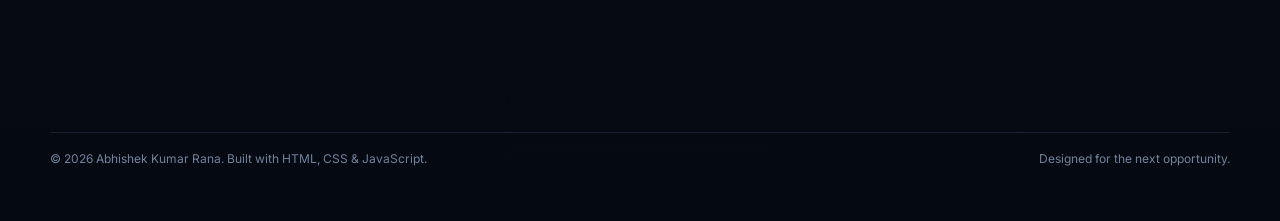
<file: pages/skills.html>
<!doctype html>
<html lang="en">

<head>
  <meta charset="utf-8">
  <meta name="viewport" content="width=device-width,initial-scale=1">
  <title>Skills — Abhishek Kumar Rana</title>
  <link rel="stylesheet" href="../style.css">
</head>

<body class="skills-page">
  <div id="cursor-glow"></div>

  <nav class="nav">
    <a class="logo" href="../index.html"><span class="logo-mark">AR</span><span>Abhishek Kumar Rana</span></a>
    <div class="nav-links">
      <a href="../index.html">Home</a>
      <a href="about.html">About</a>
      <a class="active" href="skills.html">Skills</a>
      <a href="projects.html">Projects</a>
      <a href="education.html">Education</a>
      <a href="resume.html">Resume</a>
      <a href="contact.html">Contact</a>
    </div>
    <div class="nav-actions">
      <button class="icon-btn menu-btn" data-menu aria-label="Open menu">☰</button>
    </div>
  </nav>

  <main class="page">
    <section class="skills-hero container reveal">
      <div>
        <div class="kicker">02 / Skills</div>
        <h1>Tools I use to<br><span class="gradient-text">turn ideas into code.</span></h1>
        <p>
          A practical stack built across frontend, backend, databases, programming
          and everyday development tools. Hover the cards to explore the stack.
        </p>
      </div>
      <div class="skills-summary reveal">
        <div class="skills-summary-top">
          <span>STACK OVERVIEW</span>
          <b>14</b>
        </div>
        <div class="summary-line"><span>Frontend</span><i><em style="width:72%"></em></i><strong>72%</strong></div>
        <div class="summary-line"><span>Backend</span><i><em style="width:78%"></em></i><strong>78%</strong></div>
        <div class="summary-line"><span>Database</span><i><em style="width:65%"></em></i><strong>65%</strong></div>
        <div class="summary-line"><span>Programming</span><i><em style="width:62%"></em></i><strong>62%</strong></div>
      </div>
    </section>

    <section class="section container">
      <div class="skills-layout">
        <aside class="skills-side reveal">
          <div class="skill-side-number">01</div>
          <h3>Core stack</h3>
          <p>Technologies I am currently using most often while learning and building web applications.</p>
          <div class="core-stack">
            <span>JS</span><span>NODE</span><span>EXPRESS</span><span>MONGO</span><span>SQL</span>
          </div>
        </aside>

        <div class="skills-groups">
          <article class="skill-group reveal">
            <div class="skill-group-head">
              <div><span class="group-no">01</span>
                <h2>Frontend</h2>
              </div>
              <span>Interface</span>
            </div>
            <div class="skill-grid">
              <div class="tech-card">
                <div class="tech-icon">HTML</div>
                <div>
                  <h3>HTML</h3>
                  <p>Semantic page structure and accessible foundations.</p>
                </div><span class="tech-arrow">↗</span>
              </div>
              <div class="tech-card">
                <div class="tech-icon">CSS</div>
                <div>
                  <h3>CSS</h3>
                  <p>Responsive layouts, visual systems and animation.</p>
                </div><span class="tech-arrow">↗</span>
              </div>
              <div class="tech-card featured">
                <div class="tech-icon">JS</div>
                <div>
                  <h3>JavaScript</h3>
                  <p>Interactive UI, asynchronous logic and browser APIs.</p>
                </div><span class="tech-arrow">↗</span>
              </div>
            </div>
          </article>

          <article class="skill-group reveal">
            <div class="skill-group-head">
              <div><span class="group-no">02</span>
                <h2>Backend</h2>
              </div>
              <span>Server</span>
            </div>
            <div class="skill-grid">
              <div class="tech-card featured">
                <div class="tech-icon">JS</div>
                <div>
                  <h3>Node.js</h3>
                  <p>Server-side JavaScript and backend application development.</p>
                </div><span class="tech-arrow">↗</span>
              </div>
              <div class="tech-card">
                <div class="tech-icon">EX</div>
                <div>
                  <h3>Express.js</h3>
                  <p>Routing, middleware and REST API patterns.</p>
                </div><span class="tech-arrow">↗</span>
              </div>
            </div>
          </article>

          <article class="skill-group reveal">
            <div class="skill-group-head">
              <div><span class="group-no">03</span>
                <h2>Database</h2>
              </div>
              <span>Data</span>
            </div>
            <div class="skill-grid">
              <div class="tech-card">
                <div class="tech-icon">MDB</div>
                <div>
                  <h3>MongoDB</h3>
                  <p>Document-oriented data storage for web applications.</p>
                </div><span class="tech-arrow">↗</span>
              </div>
              <div class="tech-card">
                <div class="tech-icon">M</div>
                <div>
                  <h3>Mongoose</h3>
                  <p>Schema-driven MongoDB models and validation.</p>
                </div><span class="tech-arrow">↗</span>
              </div>
              <div class="tech-card">
                <div class="tech-icon">SQL</div>
                <div>
                  <h3>SQL</h3>
                  <p>Queries and structured relational data fundamentals.</p>
                </div><span class="tech-arrow">↗</span>
              </div>
            </div>
          </article>

          <article class="skill-group reveal">
            <div class="skill-group-head">
              <div><span class="group-no">04</span>
                <h2>Programming</h2>
              </div>
              <span>Problem solving</span>
            </div>
            <div class="skill-grid">
              <div class="tech-card">
                <div class="tech-icon">J</div>
                <div>
                  <h3>Java</h3>
                  <p>Object-oriented programming and application fundamentals.</p>
                </div><span class="tech-arrow">↗</span>
              </div>
              <div class="tech-card">
                <div class="tech-icon">Py</div>
                <div>
                  <h3>Python</h3>
                  <p>General-purpose programming and problem solving.</p>
                </div><span class="tech-arrow">↗</span>
              </div>
              <div class="tech-card">
                <div class="tech-icon">C++</div>
                <div>
                  <h3>C++</h3>
                  <p>Programming fundamentals and application development.</p>
                </div><span class="tech-arrow">↗</span>
              </div>
            </div>
          </article>

          <article class="skill-group reveal">
            <div class="skill-group-head">
              <div><span class="group-no">05</span>
                <h2>Tools</h2>
              </div>
              <span>Workflow</span>
            </div>
            <div class="skill-grid">
              <div class="tech-card">
                <div class="tech-icon">Git</div>
                <div>
                  <h3>Git</h3>
                  <p>Version control, branching and project history.</p>
                </div><span class="tech-arrow">↗</span>
              </div>
              <div class="tech-card">
                <div class="tech-icon">GH</div>
                <div>
                  <h3>GitHub</h3>
                  <p>Remote repositories, collaboration and project sharing.</p>
                </div><span class="tech-arrow">↗</span>
              </div>
              <div class="tech-card">
                <div class="tech-icon">VS</div>
                <div>
                  <h3>VS Code</h3>
                  <p>Everyday development, debugging and extensions.</p>
                </div><span class="tech-arrow">↗</span>
              </div>
              <div class="tech-card featured">
                <div class="tech-icon">PM</div>
                <div>
                  <h3>Postman</h3>
                  <p>Testing APIs, sending requests and checking backend responses.</p>
                </div><span class="tech-arrow">↗</span>
              </div>
              <div class="tech-card">
                <div class="tech-icon">npm</div>
                <div>
                  <h3>npm</h3>
                  <p>Managing JavaScript packages, scripts and project dependencies.</p>
                </div><span class="tech-arrow">↗</span>
              </div>
              <div class="tech-card">
                <div class="tech-icon">IJ</div>
                <div>
                  <h3>IntelliJ IDEA</h3>
                  <p>Java development, code navigation and project tooling.</p>
                </div><span class="tech-arrow">↗</span>
              </div>
              <div class="tech-card">
                <div class="tech-icon">E</div>
                <div>
                  <h3>Eclipse IDE</h3>
                  <p>Java development environment for coding and project work.</p>
                </div><span class="tech-arrow">↗</span>
              </div>
            </div>
          </article>
          <article class="skill-group reveal soft-skills-group">
            <div class="skill-group-head">
              <div><span class="group-no">06</span>
                <h2>Soft Skills</h2>
              </div>
              <span>Personal strengths</span>
            </div>
            <div class="soft-skills-grid">
              <div class="soft-skill-card featured"><span class="soft-no">01</span>
                <div class="soft-icon">PS</div>
                <h3>Problem Solving</h3>
                <p>Break complex tasks into smaller, understandable steps and work toward practical solutions.</p>
              </div>
              <div class="soft-skill-card"><span class="soft-no">02</span>
                <div class="soft-icon">TW</div>
                <h3>Teamwork</h3>
                <p>Collaborate, share ideas and contribute constructively while working toward a common goal.</p>
              </div>
              <div class="soft-skill-card"><span class="soft-no">03</span>
                <div class="soft-icon">CM</div>
                <h3>Communication</h3>
                <p>Explain ideas clearly, ask useful questions and keep technical discussions understandable.</p>
              </div>
              <div class="soft-skill-card"><span class="soft-no">04</span>
                <div class="soft-icon">TM</div>
                <h3>Time Management</h3>
                <p>Break work into priorities and keep steady progress across learning, projects and deadlines.</p>
              </div>
              <div class="soft-skill-card"><span class="soft-no">05</span>
                <div class="soft-icon">AD</div>
                <h3>Adaptability</h3>
                <p>Stay open to new technologies, tools and approaches as project needs change.</p>
              </div>
              <div class="soft-skill-card"><span class="soft-no">06</span>
                <div class="soft-icon">CL</div>
                <h3>Continuous Learning</h3>
                <p>Keep improving through practice, debugging, feedback and hands-on project work.</p>
              </div>
            </div>
          </article>
        </div>
      </div>
    </section>

    <section class="section container">
      <div class="skills-bottom reveal">
        <div>
          <div class="kicker">Learning mindset</div>
          <h2>Skills grow through<br><span class="gradient-text">real projects.</span></h2>
        </div>
        <p>
          Rather than treating technologies as isolated checkboxes, I am building
          them together through projects, debugging and continuous practice.
        </p>
        <a class="btn btn-primary" href="projects.html">See Skills in Action →</a>
      </div>
    </section>
  </main>

  <footer class="container">
    <div class="footer-row">
      <span>© 2026 Abhishek Kumar Rana. Built with HTML, CSS & JavaScript.</span>
      <span>Designed for the next opportunity.</span>
    </div>
  </footer>

  <div class="toast"></div>
  <button class="scroll-top" aria-label="Back to top">↑</button>
  <script src="../script.js"></script>
</body>

</html>
</file>
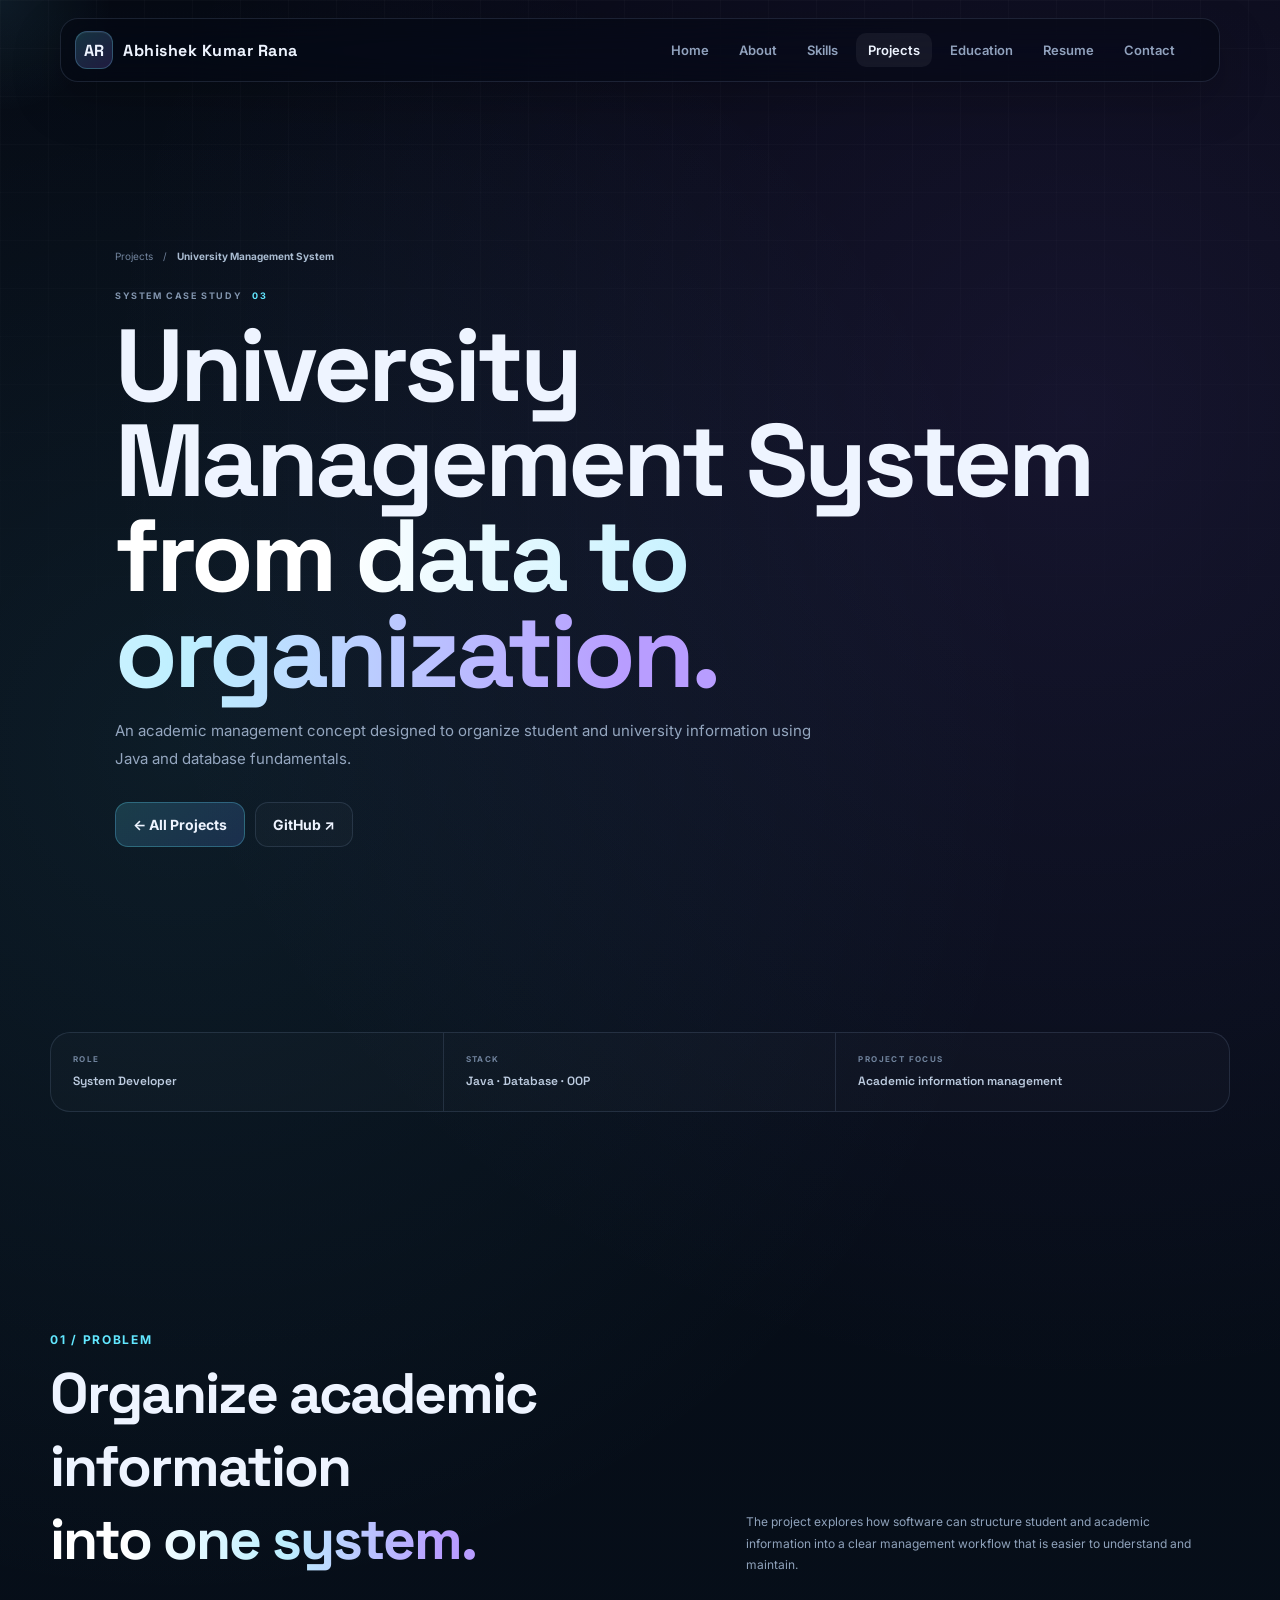
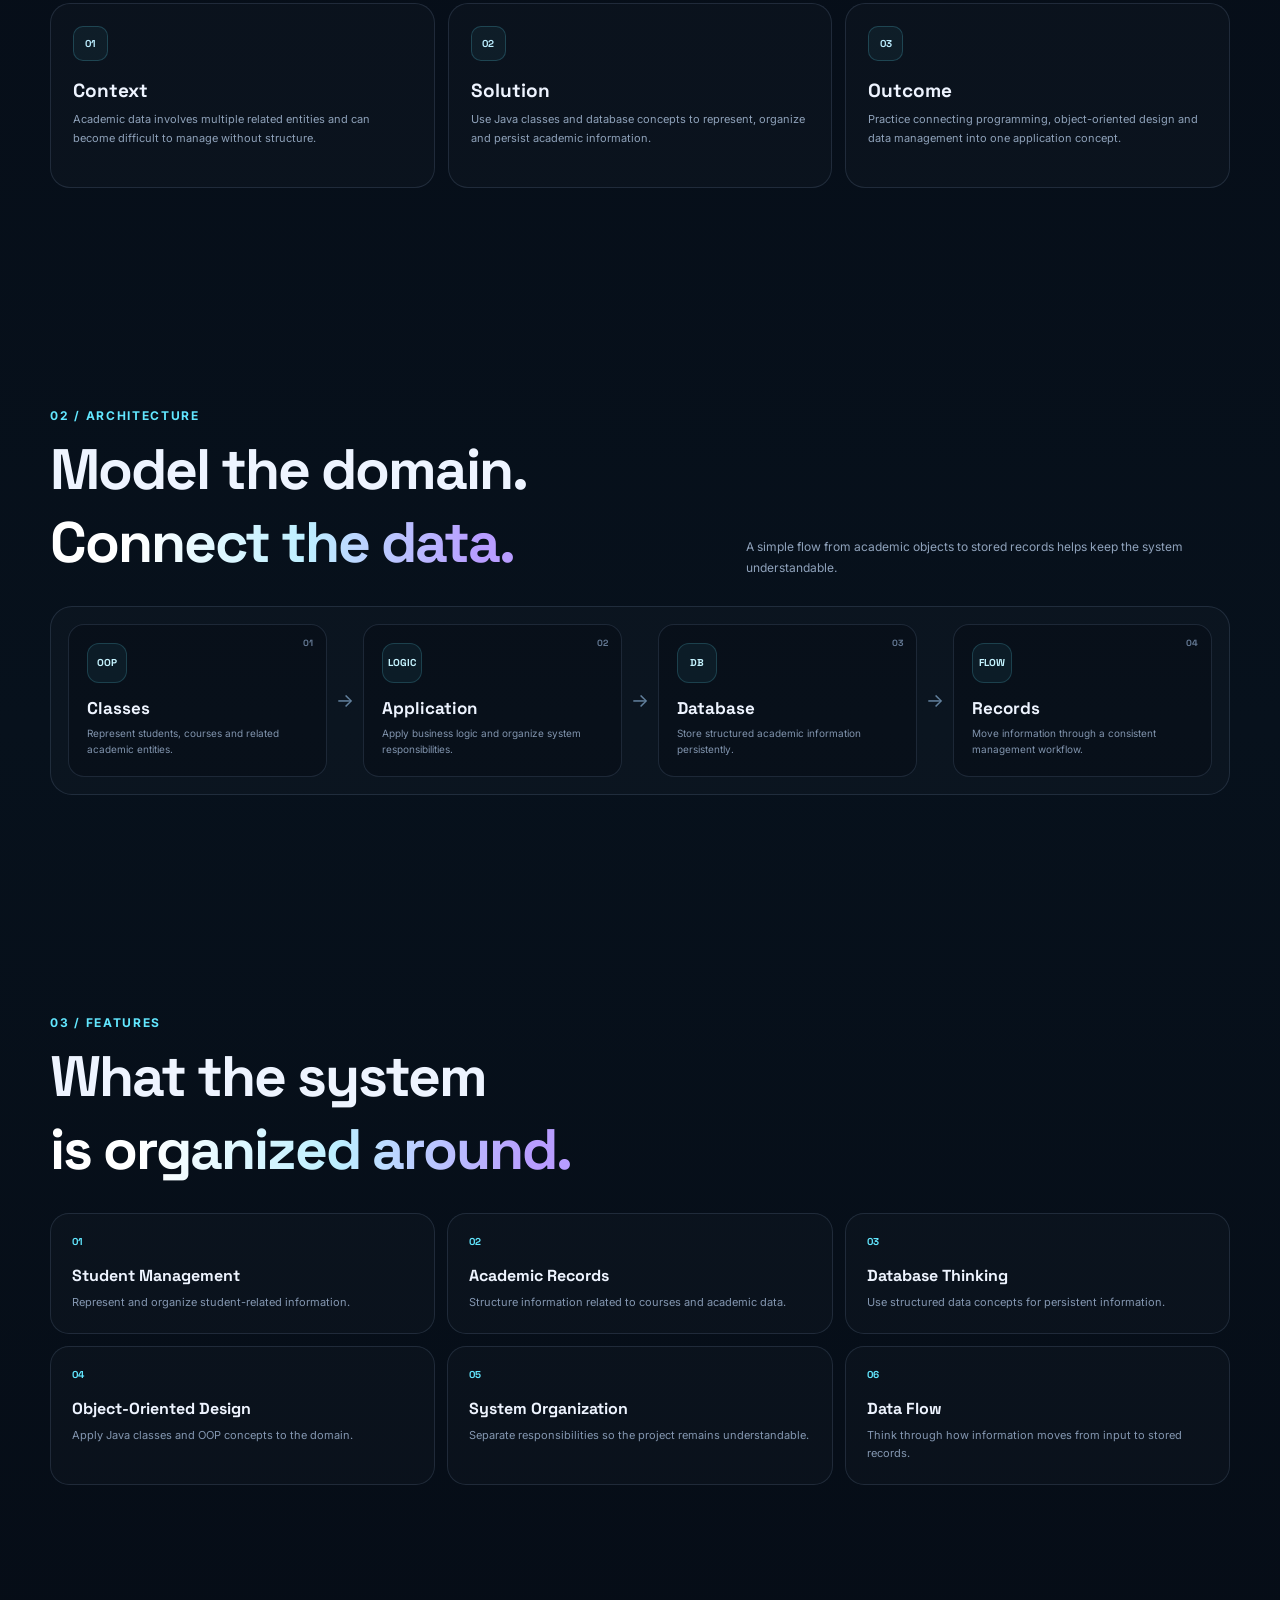
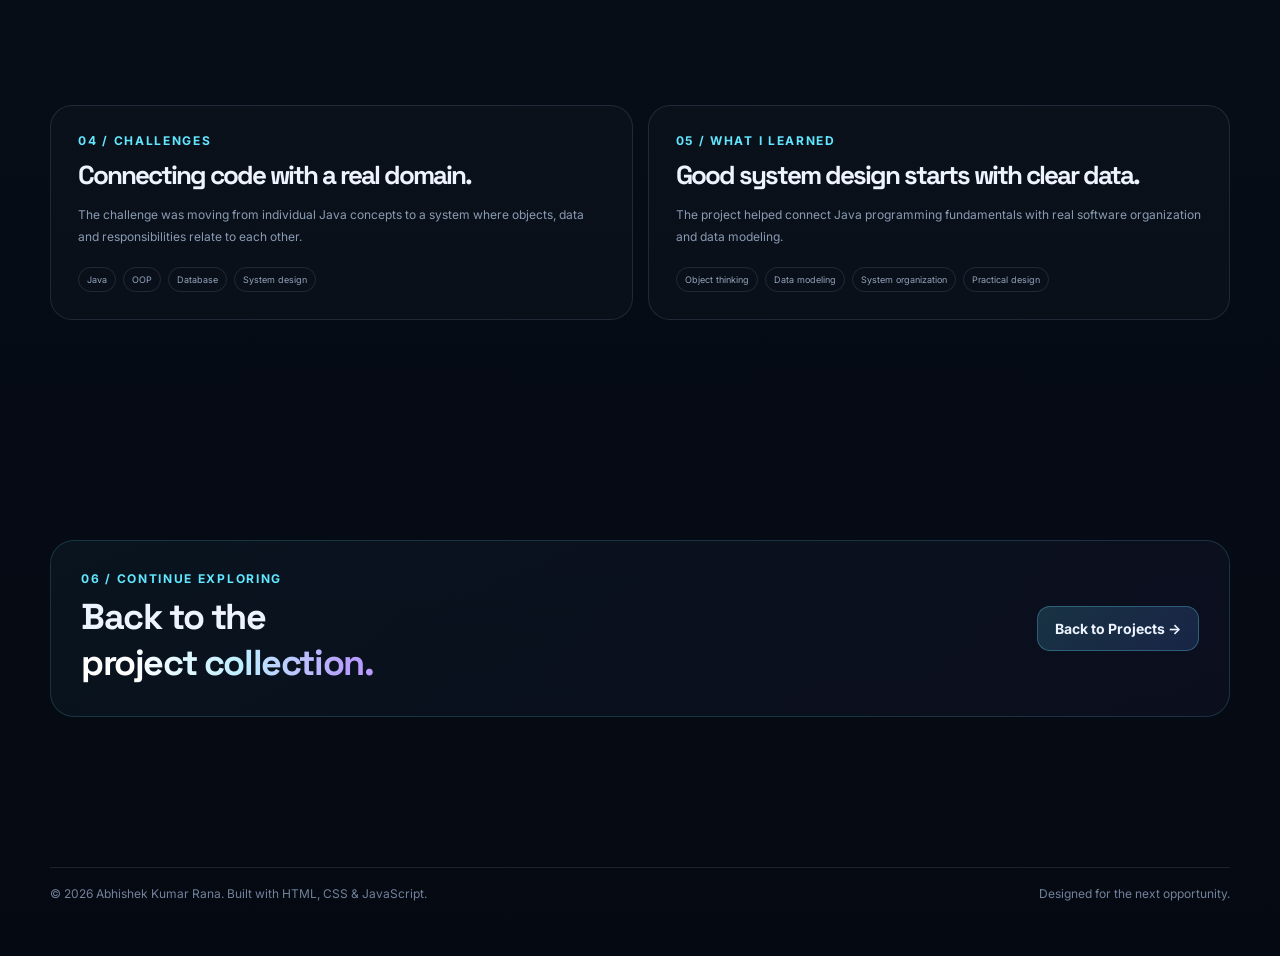
<file: pages/university-case-study.html>
<!doctype html>
<html lang="en">

<head>
  <meta charset="utf-8">
  <meta name="viewport" content="width=device-width,initial-scale=1">
  <title>University Management System Case Study — Abhishek Kumar Rana</title>
  <link rel="stylesheet" href="../style.css">
</head>

<body class="case-page">
  <div id="cursor-glow"></div>
  <nav class="nav"><a class="logo" href="../index.html"><span class="logo-mark">AR</span><span>Abhishek Kumar
        Rana</span></a>
    <div class="nav-links"><a href="../index.html">Home</a><a href="about.html">About</a><a
        href="skills.html">Skills</a><a class="active" href="projects.html">Projects</a><a
        href="education.html">Education</a><a href="resume.html">Resume</a><a href="contact.html">Contact</a></div>
    <div class="nav-actions"><button class="icon-btn menu-btn" data-menu aria-label="Open menu">☰</button></div>
  </nav>
  <main class="page">
    <section class="case-hero container reveal">
      <div class="case-breadcrumb"><a href="projects.html">Projects</a><span>/</span><b>University Management System</b>
      </div>
      <div class="case-eyebrow">SYSTEM CASE STUDY <span>03</span></div>
      <h1>University Management System<br><span class="gradient-text">from data to organization.</span></h1>
      <p>An academic management concept designed to organize student and university information using Java and database
        fundamentals.</p>
      <div class="case-hero-actions"><a class="btn btn-primary" href="projects.html">← All Projects</a><a
          class="btn btn-secondary" href="https://github.com/Abhi81rana" target="_blank" rel="noopener">GitHub ↗</a>
      </div>
    </section>
    <section class="section container">
      <div class="case-overview reveal">
        <div><span>ROLE</span><strong>System Developer</strong></div>
        <div><span>STACK</span><strong>Java · Database · OOP</strong></div>
        <div><span>PROJECT FOCUS</span><strong>Academic information management</strong></div>
      </div>
    </section>
    <section class="section container">
      <div class="case-section-head reveal">
        <div>
          <div class="kicker">01 / Problem</div>
          <h2>Organize academic information<br><span class="gradient-text">into one system.</span></h2>
        </div>
        <p>The project explores how software can structure student and academic information into a clear management
          workflow that is easier to understand and maintain.</p>
      </div>
      <div class="case-two-col">
        <article class="case-feature-card reveal"><span class="case-icon">01</span>
          <h3>Context</h3>
          <p>Academic data involves multiple related entities and can become difficult to manage without structure.</p>
        </article>
        <article class="case-feature-card reveal"><span class="case-icon">02</span>
          <h3>Solution</h3>
          <p>Use Java classes and database concepts to represent, organize and persist academic information.</p>
        </article>
        <article class="case-feature-card reveal"><span class="case-icon">03</span>
          <h3>Outcome</h3>
          <p>Practice connecting programming, object-oriented design and data management into one application concept.
          </p>
        </article>
      </div>
    </section>
    <section class="section container">
      <div class="case-section-head reveal">
        <div>
          <div class="kicker">02 / Architecture</div>
          <h2>Model the domain.<br><span class="gradient-text">Connect the data.</span></h2>
        </div>
        <p>A simple flow from academic objects to stored records helps keep the system understandable.</p>
      </div>
      <div class="architecture reveal">
        <div class="architecture-step"><span class="arch-no">01</span>
          <div class="arch-icon">OOP</div>
          <h3>Classes</h3>
          <p>Represent students, courses and related academic entities.</p>
        </div>
        <div class="arch-connector">→</div>
        <div class="architecture-step"><span class="arch-no">02</span>
          <div class="arch-icon">LOGIC</div>
          <h3>Application</h3>
          <p>Apply business logic and organize system responsibilities.</p>
        </div>
        <div class="arch-connector">→</div>
        <div class="architecture-step"><span class="arch-no">03</span>
          <div class="arch-icon">DB</div>
          <h3>Database</h3>
          <p>Store structured academic information persistently.</p>
        </div>
        <div class="arch-connector">→</div>
        <div class="architecture-step"><span class="arch-no">04</span>
          <div class="arch-icon">FLOW</div>
          <h3>Records</h3>
          <p>Move information through a consistent management workflow.</p>
        </div>
      </div>
    </section>
    <section class="section container">
      <div class="case-section-head reveal">
        <div>
          <div class="kicker">03 / Features</div>
          <h2>What the system<br><span class="gradient-text">is organized around.</span></h2>
        </div>
      </div>
      <div class="feature-matrix">
        <article class="matrix-card reveal"><span>01</span>
          <h3>Student Management</h3>
          <p>Represent and organize student-related information.</p>
        </article>
        <article class="matrix-card reveal"><span>02</span>
          <h3>Academic Records</h3>
          <p>Structure information related to courses and academic data.</p>
        </article>
        <article class="matrix-card reveal"><span>03</span>
          <h3>Database Thinking</h3>
          <p>Use structured data concepts for persistent information.</p>
        </article>
        <article class="matrix-card reveal"><span>04</span>
          <h3>Object-Oriented Design</h3>
          <p>Apply Java classes and OOP concepts to the domain.</p>
        </article>
        <article class="matrix-card reveal"><span>05</span>
          <h3>System Organization</h3>
          <p>Separate responsibilities so the project remains understandable.</p>
        </article>
        <article class="matrix-card reveal"><span>06</span>
          <h3>Data Flow</h3>
          <p>Think through how information moves from input to stored records.</p>
        </article>
      </div>
    </section>
    <section class="section container">
      <div class="case-two-panel">
        <article class="case-story reveal">
          <div class="kicker">04 / Challenges</div>
          <h2>Connecting code with a real domain.</h2>
          <p>The challenge was moving from individual Java concepts to a system where objects, data and responsibilities
            relate to each other.</p>
          <div class="story-points"><span>Java</span><span>OOP</span><span>Database</span><span>System design</span>
          </div>
        </article>
        <article class="case-story reveal">
          <div class="kicker">05 / What I Learned</div>
          <h2>Good system design starts with clear data.</h2>
          <p>The project helped connect Java programming fundamentals with real software organization and data modeling.
          </p>
          <div class="story-points"><span>Object thinking</span><span>Data modeling</span><span>System
              organization</span><span>Practical design</span></div>
        </article>
      </div>
    </section>
    <section class="section container">
      <div class="next-project reveal">
        <div>
          <div class="kicker">06 / Continue exploring</div>
          <h2>Back to the<br><span class="gradient-text">project collection.</span></h2>
        </div><a class="btn btn-primary" href="projects.html">Back to Projects →</a>
      </div>
    </section>
  </main>
  <footer class="container">
    <div class="footer-row"><span>© 2026 Abhishek Kumar Rana. Built with HTML, CSS & JavaScript.</span><span>Designed
        for the next opportunity.</span></div>
  </footer>
  <div class="toast"></div><button class="scroll-top" aria-label="Back to top">↑</button>
  <script src="../script.js"></script>
</body>

</html>
</file>
<file: style.css>
@import url('https://fonts.googleapis.com/css2?family=Inter:wght@400;500;600;700&family=Space+Grotesk:wght@500;600;700&display=swap');

:root {
  --bg: #060912;
  --text: #eef4ff;
  --muted: #91a2bd;
  --line: rgba(180, 210, 255, .13);
  --cyan: #62e7ff;
  --blue: #5b8cff;
  --purple: #9a6dff;
  --gold: #f0c36a;
  --success: #75f0b5;
  --shadow: 0 24px 90px rgba(0, 0, 0, .35);
  --radius: 22px;
  --max: 1180px
}

* {
  box-sizing: border-box
}

html {
  scroll-behavior: smooth
}

body {
  margin: 0;
  font-family: Inter, system-ui, sans-serif;
  color: var(--text);
  background: radial-gradient(circle at 15% 10%, rgba(91, 140, 255, .11), transparent 28%), radial-gradient(circle at 80% 8%, rgba(154, 109, 255, .08), transparent 25%), linear-gradient(180deg, #04070e 0%, #07101c 55%, #04070d 100%);
  min-height: 100vh;
  overflow-x: hidden
}

body::before {
  content: "";
  position: fixed;
  inset: 0;
  pointer-events: none;
  z-index: -1;
  background: linear-gradient(rgba(255, 255, 255, .028) 1px, transparent 1px), linear-gradient(90deg, rgba(255, 255, 255, .028) 1px, transparent 1px);
  background-size: 48px 48px;
  mask-image: linear-gradient(to bottom, rgba(0, 0, 0, .8), transparent 90%)
}

a {
  color: inherit;
  text-decoration: none
}

img {
  max-width: 100%;
  display: block
}

button,
input,
textarea {
  font: inherit
}

.container {
  width: min(calc(100% - 40px), var(--max));
  margin: auto
}

.nav {
  position: fixed;
  top: 18px;
  left: 50%;
  transform: translateX(-50%);
  width: min(calc(100% - 32px), 1160px);
  z-index: 1000;
  padding: 12px 14px;
  border: 1px solid var(--line);
  background: rgba(4, 8, 16, .56);
  backdrop-filter: blur(18px) saturate(140%);
  border-radius: 18px;
  display: flex;
  align-items: center;
  gap: 18px;
  box-shadow: 0 18px 50px rgba(0, 0, 0, .22)
}

.logo {
  display: flex;
  align-items: center;
  gap: 10px;
  font-family: "Space Grotesk";
  font-weight: 700;
  letter-spacing: .5px
}

.logo-mark {
  width: 38px;
  height: 38px;
  border-radius: 12px;
  display: grid;
  place-items: center;
  background: linear-gradient(145deg, rgba(98, 231, 255, .19), rgba(154, 109, 255, .19));
  border: 1px solid rgba(120, 220, 255, .25);
  box-shadow: inset 0 1px 0 rgba(255, 255, 255, .06)
}

.nav-links {
  display: flex;
  gap: 6px;
  margin-left: auto
}

.nav-links a {
  color: var(--muted);
  padding: 9px 12px;
  border-radius: 10px;
  font-size: 13px;
  font-weight: 600;
  transition: .25s
}

.nav-links a:hover,
.nav-links a.active {
  color: var(--text);
  background: rgba(255, 255, 255, .055)
}

.icon-btn {
  border: 1px solid var(--line);
  background: rgba(255, 255, 255, .03);
  color: var(--text);
  width: 38px;
  height: 38px;
  border-radius: 11px;
  display: grid;
  place-items: center;
  cursor: pointer;
  transition: .25s
}

.icon-btn:hover {
  transform: translateY(-1px);
  border-color: rgba(98, 231, 255, .45)
}

.menu-btn {
  display: none
}

.page {
  padding-top: 110px
}

.hero {
  min-height: calc(100vh - 90px);
  display: grid;
  grid-template-columns: 1.05fr .95fr;
  gap: 40px;
  align-items: center;
  padding: 70px 0 100px
}

.eyebrow {
  display: inline-flex;
  align-items: center;
  gap: 8px;
  color: #cfe4ff;
  font-size: 12px;
  font-weight: 700;
  letter-spacing: 1.5px;
  text-transform: uppercase;
  padding: 8px 11px;
  border: 1px solid var(--line);
  background: rgba(255, 255, 255, .025);
  border-radius: 999px
}

.eyebrow::before {
  content: "";
  width: 7px;
  height: 7px;
  border-radius: 50%;
  background: var(--cyan);
  box-shadow: 0 0 16px var(--cyan)
}

h1,
h2,
h3 {
  font-family: "Space Grotesk", Inter, sans-serif
}

.hero h1 {
  font-size: clamp(56px, 8vw, 104px);
  line-height: .94;
  margin: 22px 0 16px;
  letter-spacing: -4px
}

.gradient-text {
  background: linear-gradient(90deg, #fff 18%, #bdefff 55%, #b89dff 92%);
  -webkit-background-clip: text;
  background-clip: text;
  color: transparent
}

.hero-role {
  font-size: clamp(18px, 2.4vw, 28px);
  color: #b7c8df;
  font-weight: 600;
  min-height: 36px
}

.hero-role .cursor {
  display: inline-block;
  margin-left: 2px;
  animation: blink .9s steps(1) infinite;
  color: var(--cyan)
}

@keyframes blink {
  50% {
    opacity: 0
  }
}

.hero-copy {
  font-size: 16px;
  line-height: 1.8;
  color: var(--muted);
  max-width: 650px;
  margin: 22px 0 30px
}

.actions {
  display: flex;
  gap: 12px;
  flex-wrap: wrap
}

.btn {
  display: inline-flex;
  align-items: center;
  gap: 9px;
  padding: 13px 17px;
  border-radius: 13px;
  font-weight: 700;
  font-size: 14px;
  border: 1px solid var(--line);
  transition: .25s ease;
  cursor: pointer
}

.btn-primary {
  background: linear-gradient(135deg, rgba(98, 231, 255, .17), rgba(91, 140, 255, .18));
  border-color: rgba(98, 231, 255, .28)
}

.btn-secondary {
  background: rgba(255, 255, 255, .025)
}

.btn:hover {
  transform: translateY(-2px);
  border-color: rgba(98, 231, 255, .5);
  box-shadow: 0 12px 32px rgba(0, 0, 0, .22)
}

.socials {
  display: flex;
  gap: 9px;
  margin-top: 28px
}

.socials a {
  width: 38px;
  height: 38px;
  display: grid;
  place-items: center;
  border-radius: 12px;
  border: 1px solid var(--line);
  color: var(--muted);
  background: rgba(255, 255, 255, .02);
  transition: .25s
}

.socials a:hover {
  color: var(--text);
  transform: translateY(-3px);
  border-color: rgba(98, 231, 255, .45)
}

.hero-art {
  position: relative;
  min-height: 520px;
  display: grid;
  place-items: center
}

.orb {
  width: 330px;
  height: 330px;
  border-radius: 50%;
  position: relative;
  filter: drop-shadow(0 28px 60px rgba(50, 120, 255, .18))
}

.orb::before {
  content: "";
  position: absolute;
  inset: 0;
  border-radius: inherit;
  background: radial-gradient(circle at 34% 28%, rgba(255, 255, 255, .55), rgba(98, 231, 255, .18) 17%, rgba(91, 140, 255, .11) 45%, rgba(154, 109, 255, .07) 70%, transparent 72%);
  border: 1px solid rgba(170, 220, 255, .16);
  box-shadow: inset -30px -25px 70px rgba(154, 109, 255, .1), 0 0 90px rgba(91, 140, 255, .12);
  animation: float 5.5s ease-in-out infinite
}

.orb-grid {
  position: absolute;
  inset: 12%;
  border-radius: 50%;
  background: radial-gradient(circle at center, transparent 45%, rgba(255, 255, 255, .04) 46%, transparent 47%), repeating-radial-gradient(circle, rgba(255, 255, 255, .06) 0 1px, transparent 1px 18px);
  mask-image: radial-gradient(circle, black 45%, transparent 72%);
  transform: rotate(-20deg)
}

.code-card,
.server-card,
.metric-card {
  position: absolute;
  border: 1px solid var(--line);
  background: rgba(8, 14, 25, .63);
  backdrop-filter: blur(16px);
  box-shadow: var(--shadow);
  border-radius: 18px
}

.code-card {
  top: 24px;
  left: 4px;
  width: 230px;
  padding: 15px;
  transform: rotate(-5deg);
  animation: float2 6s ease-in-out infinite
}

.server-card {
  right: 0;
  bottom: 54px;
  width: 215px;
  padding: 16px;
  transform: rotate(5deg);
  animation: float2 7s ease-in-out infinite reverse
}

.metric-card {
  left: 45px;
  bottom: 15px;
  padding: 13px 15px;
  animation: float2 6.5s ease-in-out infinite
}

.dot {
  width: 8px;
  height: 8px;
  border-radius: 50%;
  background: var(--success);
  box-shadow: 0 0 14px var(--success);
  display: inline-block
}

.mono {
  font-family: ui-monospace, SFMono-Regular, Menlo, monospace;
  font-size: 12px;
  color: #b9c9df
}

.code-line {
  line-height: 1.75
}

.code-line .k {
  color: #9c7bff
}

.code-line .s {
  color: #6ee7ff
}

.code-line .n {
  color: #f1c66d
}

.server-list {
  display: grid;
  gap: 10px;
  margin-top: 11px
}

.server-row {
  display: flex;
  justify-content: space-between;
  color: #9fb0c5;
  font-size: 11px
}

.bar {
  height: 5px;
  background: #101a2c;
  border-radius: 99px;
  overflow: hidden
}

.bar>span {
  display: block;
  height: 100%;
  width: 68%;
  background: linear-gradient(90deg, var(--cyan), var(--purple));
  border-radius: 99px
}

.metric-value {
  font: 700 22px "Space Grotesk"
}

.metric-label {
  font-size: 11px;
  color: var(--muted)
}

@keyframes float {
  50% {
    transform: translateY(-10px)
  }
}

@keyframes float2 {
  50% {
    transform: translateY(-8px) translateX(2px)
  }
}

.section {
  padding: 110px 0
}

.section-head {
  display: flex;
  justify-content: space-between;
  align-items: end;
  gap: 30px;
  margin-bottom: 30px
}

.kicker {
  color: var(--cyan);
  font-size: 12px;
  text-transform: uppercase;
  letter-spacing: 1.7px;
  font-weight: 700
}

.section h2 {
  font-size: clamp(34px, 5vw, 60px);
  margin: 10px 0 0;
  letter-spacing: -2px
}

.section-sub {
  color: var(--muted);
  max-width: 600px;
  line-height: 1.75
}

.grid-2 {
  display: grid;
  grid-template-columns: 1.2fr .8fr;
  gap: 20px
}

.panel {
  border: 1px solid var(--line);
  background: linear-gradient(180deg, rgba(255, 255, 255, .035), rgba(255, 255, 255, .02));
  border-radius: var(--radius);
  padding: 25px;
  box-shadow: var(--shadow)
}

.panel h3 {
  margin: 0 0 10px;
  font-size: 20px
}

.panel p {
  color: var(--muted);
  line-height: 1.8;
  margin: 0
}

.profile-card {
  position: relative;
  min-height: 330px;
  overflow: hidden;
  background: radial-gradient(circle at 75% 28%, rgba(98, 231, 255, .08), transparent 28%), radial-gradient(circle at 25% 80%, rgba(154, 109, 255, .1), transparent 30%), linear-gradient(145deg, rgba(255, 255, 255, .035), rgba(255, 255, 255, .015))
}

.profile-avatar {
  width: 92px;
  height: 92px;
  border-radius: 26px;
  display: grid;
  place-items: center;
  background: linear-gradient(135deg, rgba(98, 231, 255, .18), rgba(154, 109, 255, .18));
  border: 1px solid rgba(120, 220, 255, .25);
  font: 700 30px "Space Grotesk";
  margin-bottom: 22px
}

.mini-grid {
  display: grid;
  grid-template-columns: repeat(2, 1fr);
  gap: 12px;
  margin-top: 25px
}

.mini-stat {
  padding: 16px;
  border: 1px solid var(--line);
  border-radius: 16px;
  background: rgba(255, 255, 255, .02)
}

.mini-stat b {
  display: block;
  font: 700 22px "Space Grotesk"
}

.mini-stat span {
  font-size: 12px;
  color: var(--muted)
}

.timeline {
  display: grid;
  gap: 12px
}

.timeline-item {
  display: grid;
  grid-template-columns: 52px 1fr;
  gap: 15px;
  padding: 17px 0;
  border-bottom: 1px solid var(--line)
}

.timeline-dot {
  width: 44px;
  height: 44px;
  border-radius: 14px;
  display: grid;
  place-items: center;
  border: 1px solid var(--line);
  background: rgba(255, 255, 255, .025);
  font-weight: 700;
  color: var(--cyan)
}

.timeline-item b {
  display: block
}

.timeline-item span {
  font-size: 12px;
  color: var(--muted)
}

.timeline-item p {
  margin: 7px 0 0;
  color: var(--muted);
  line-height: 1.65;
  font-size: 13px
}

.skill-cloud {
  display: grid;
  grid-template-columns: repeat(3, 1fr);
  gap: 14px
}

.skill-card {
  padding: 18px;
  border: 1px solid var(--line);
  border-radius: 18px;
  background: rgba(255, 255, 255, .02);
  transition: .3s;
  position: relative;
  overflow: hidden
}

.skill-card::after {
  content: "";
  position: absolute;
  inset: auto -20% -60% auto;
  width: 100px;
  height: 100px;
  background: rgba(98, 231, 255, .08);
  filter: blur(30px);
  border-radius: 50%
}

.skill-card:hover {
  transform: translateY(-5px) rotateX(2deg);
  border-color: rgba(98, 231, 255, .35);
  box-shadow: 0 18px 45px rgba(0, 0, 0, .24)
}

.skill-top {
  display: flex;
  justify-content: space-between;
  align-items: center;
  gap: 10px
}

.skill-icon {
  width: 40px;
  height: 40px;
  border-radius: 12px;
  display: grid;
  place-items: center;
  background: rgba(255, 255, 255, .035);
  border: 1px solid var(--line);
  font-weight: 700;
  color: #dce8ff
}

.skill-card h3 {
  font-size: 16px;
  margin: 14px 0 7px
}

.skill-card p {
  font-size: 12px;
  color: var(--muted);
  line-height: 1.6;
  margin: 0
}

.tag-row {
  display: flex;
  flex-wrap: wrap;
  gap: 7px;
  margin-top: 12px
}

.tag,
.chip {
  font-size: 10px;
  padding: 6px 8px;
  border: 1px solid var(--line);
  border-radius: 999px;
  color: #a9b8cc;
  background: rgba(255, 255, 255, .02)
}

.projects-grid {
  display: grid;
  grid-template-columns: repeat(3, 1fr);
  gap: 16px
}

.project-card {
  perspective: 900px
}

.project-inner {
  height: 100%;
  border: 1px solid var(--line);
  border-radius: 22px;
  overflow: hidden;
  background: linear-gradient(180deg, rgba(255, 255, 255, .03), rgba(255, 255, 255, .015));
  transition: transform .18s ease, box-shadow .25s ease, border-color .25s ease
}

.project-card:hover .project-inner {
  box-shadow: 0 26px 70px rgba(0, 0, 0, .27);
  border-color: rgba(98, 231, 255, .24)
}

.mockup {
  height: 210px;
  position: relative;
  overflow: hidden;
  background: radial-gradient(circle at 30% 20%, rgba(98, 231, 255, .17), transparent 25%), radial-gradient(circle at 75% 65%, rgba(154, 109, 255, .17), transparent 28%), #0a1120
}

.mockup::before {
  content: "";
  position: absolute;
  inset: 0;
  background: linear-gradient(135deg, transparent 30%, rgba(255, 255, 255, .05) 50%, transparent 72%);
  transform: translateX(-120%);
  transition: 1s ease
}

.project-card:hover .mockup::before {
  transform: translateX(120%)
}

.browser {
  position: absolute;
  left: 20px;
  right: 20px;
  top: 22px;
  height: 160px;
  border: 1px solid rgba(255, 255, 255, .1);
  border-radius: 16px;
  background: rgba(5, 10, 19, .62);
  padding: 12px
}

.browser-top {
  display: flex;
  gap: 5px
}

.browser-top i {
  width: 7px;
  height: 7px;
  border-radius: 50%;
  background: #334157
}

.mockup-body {
  display: grid;
  grid-template-columns: 64px 1fr;
  gap: 10px;
  margin-top: 13px
}

.mock-side {
  height: 112px;
  border-radius: 9px;
  background: rgba(255, 255, 255, .035)
}

.mock-main {
  display: grid;
  gap: 8px
}

.mock-row {
  height: 18px;
  border-radius: 6px;
  background: rgba(255, 255, 255, .04)
}

.mock-row.big {
  height: 48px;
  background: linear-gradient(90deg, rgba(98, 231, 255, .13), rgba(154, 109, 255, .1))
}

.project-content {
  padding: 20px
}

.project-content h3 {
  font-size: 20px;
  margin: 0 0 8px
}

.project-content p {
  font-size: 13px;
  color: var(--muted);
  line-height: 1.7;
  margin: 0 0 15px
}

.project-foot {
  display: flex;
  justify-content: space-between;
  gap: 10px;
  align-items: center
}

.project-links {
  display: flex;
  gap: 7px
}

.text-link {
  font-size: 12px;
  font-weight: 700;
  color: #d9eaff
}

.callout {
  display: flex;
  justify-content: space-between;
  align-items: center;
  gap: 20px;
  padding: 26px 28px;
  margin-top: 18px;
  border: 1px solid rgba(98, 231, 255, .18);
  border-radius: 22px;
  background: linear-gradient(135deg, rgba(98, 231, 255, .07), rgba(154, 109, 255, .05))
}

.callout h3 {
  margin: 0 0 6px;
  font-size: 22px
}

.callout p {
  margin: 0;
  color: var(--muted);
  font-size: 13px
}

.page-hero {
  padding: 75px 0 45px
}

.page-hero h1 {
  font-size: clamp(46px, 7vw, 78px);
  letter-spacing: -3px;
  margin: 18px 0 12px
}

.page-hero p {
  max-width: 720px;
  color: var(--muted);
  line-height: 1.8
}

.case-grid {
  display: grid;
  grid-template-columns: 1.35fr .65fr;
  gap: 18px
}

.case-list {
  display: grid;
  gap: 15px
}

.case-block {
  padding: 22px;
  border: 1px solid var(--line);
  border-radius: 20px;
  background: rgba(255, 255, 255, .02)
}

.case-block h3 {
  margin: 0 0 10px
}

.case-block p,
.case-block li {
  color: var(--muted);
  line-height: 1.75;
  font-size: 13px
}

.education-wrap {
  position: relative;
  min-height: 360vh
}

.education-sticky {
  position: sticky;
  top: 0;
  height: 100vh;
  overflow: hidden
}

.edu-mountain-img {
  position: absolute;
  inset: 0;
  width: 100%;
  height: 100%;
  object-fit: cover;
  object-position: center bottom;
  filter: brightness(1.05) contrast(1.05) saturate(1.08);
  transform: scale(1.03);
  will-change: transform;
  z-index: 0
}

.edu-vignette {
  position: absolute;
  inset: 0;
  z-index: 1;
  background: radial-gradient(circle at 48% 46%, transparent 30%, rgba(2, 6, 13, .14) 66%, rgba(2, 6, 13, .48) 100%)
}

.edu-overlay {
  position: absolute;
  inset: 0;
  z-index: 2;
  background: linear-gradient(90deg, rgba(4, 8, 15, .52) 0%, rgba(4, 8, 15, .03) 46%, rgba(4, 8, 15, .32) 100%)
}

.edu-ui {
  position: absolute;
  z-index: 5;
  inset: 0;
  padding: 125px 40px 32px;
  display: grid;
  grid-template-columns: 1fr minmax(340px, 430px);
  gap: 30px;
  pointer-events: none
}

.edu-copy {
  align-self: start;
  max-width: 540px
}

.edu-copy .kicker {
  color: #c6efff
}

.edu-copy h1 {
  font-size: clamp(42px, 6vw, 70px);
  letter-spacing: -3px;
  margin: 10px 0 12px
}

.edu-copy p {
  color: #c3cfdf;
  line-height: 1.7;
  max-width: 500px
}

.edu-panel {
  align-self: center;
  justify-self: end;
  width: min(430px, 100%);
  padding: 22px;
  border-radius: 22px;
  border: 1px solid rgba(220, 240, 255, .2);
  background: rgba(8, 14, 25, .62);
  backdrop-filter: blur(16px);
  box-shadow: var(--shadow);
  pointer-events: auto;
  transition: .4s ease
}

.stage-badge {
  display: inline-flex;
  padding: 7px 9px;
  border: 1px solid rgba(98, 231, 255, .22);
  border-radius: 999px;
  color: #b9efff;
  font-size: 10px;
  font-weight: 700;
  letter-spacing: 1.4px;
  text-transform: uppercase
}

.edu-panel h2 {
  margin: 12px 0 6px;
  font-size: 30px
}

.edu-panel .year {
  color: #8fa3bf;
  font-size: 12px
}

.edu-panel p {
  color: #b9c5d5;
  line-height: 1.7;
  font-size: 13px
}

.columns {
  display: grid;
  grid-template-columns: 1fr 1fr;
  gap: 14px;
  margin-top: 16px
}

.columns h4 {
  margin: 0 0 7px;
  font-size: 11px;
  text-transform: uppercase;
  letter-spacing: 1px;
  color: #a9bfda
}

.columns ul {
  margin: 0;
  padding-left: 18px;
  color: #92a4bd;
  font-size: 11px;
  line-height: 1.8
}

.stage-rail {
  position: absolute;
  z-index: 6;
  right: 26px;
  top: 50%;
  transform: translateY(-50%);
  display: grid;
  gap: 12px;
  pointer-events: auto
}

.rail-item {
  display: flex;
  align-items: center;
  gap: 10px;
  color: #71839f;
  font-size: 11px;
  cursor: pointer
}

.rail-dot {
  width: 10px;
  height: 10px;
  border-radius: 50%;
  border: 1px solid rgba(255, 255, 255, .24);
  background: rgba(255, 255, 255, .05);
  transition: .25s
}

.rail-item.active {
  color: #fff
}

.rail-item.active .rail-dot {
  background: var(--cyan);
  border-color: var(--cyan);
  box-shadow: 0 0 18px rgba(98, 231, 255, .55)
}

.edu-scene {
  position: absolute;
  inset: 0;
  z-index: 3
}

.edu-path {
  position: absolute;
  inset: 0;
  width: 100%;
  height: 100%;
  overflow: visible
}

#trail {
  fill: none;
  stroke: rgba(245, 252, 255, .68);
  stroke-width: 4;
  stroke-linecap: round;
  filter: drop-shadow(0 0 9px rgba(98, 231, 255, .16))
}

#trail-shadow {
  fill: none;
  stroke: rgba(4, 8, 15, .52);
  stroke-width: 14;
  stroke-linecap: round
}

.milestone {
  position: absolute;
  width: 18px;
  height: 18px;
  border-radius: 50%;
  border: 2px solid rgba(239, 250, 255, .8);
  background: rgba(4, 12, 24, .78);
  box-shadow: 0 0 16px rgba(98, 231, 255, .15);
  transform: translate(-50%, -50%);
  transition: .35s
}

.milestone.active {
  background: var(--cyan);
  border-color: #fff;
  box-shadow: 0 0 24px rgba(98, 231, 255, .7)
}

.milestone.done {
  background: var(--success);
  box-shadow: 0 0 18px rgba(117, 240, 181, .35)
}

.hiker {
  position: absolute;
  width: 70px;
  height: 98px;
  transform: translate(-50%, -72%);
  filter: drop-shadow(0 10px 14px rgba(0, 0, 0, .5));
  z-index: 4;
  will-change: left, top, transform
}

.hiker svg {
  width: 100%;
  height: 100%
}

.edu-hint {
  position: absolute;
  z-index: 6;
  left: 50%;
  bottom: 24px;
  transform: translateX(-50%);
  color: rgba(235, 245, 255, .65);
  font-size: 11px;
  letter-spacing: .7px;
  display: flex;
  align-items: center;
  gap: 8px
}

.edu-hint span {
  width: 18px;
  height: 28px;
  border: 1px solid rgba(255, 255, 255, .28);
  border-radius: 11px;
  position: relative
}

.edu-hint span::after {
  content: "";
  position: absolute;
  top: 7px;
  left: 50%;
  width: 3px;
  height: 7px;
  border-radius: 99px;
  background: #fff;
  transform: translateX(-50%);
  animation: scrollDot 1.3s infinite
}

@keyframes scrollDot {
  60% {
    transform: translate(-50%, 7px);
    opacity: .1
  }
}

.resume-grid {
  display: grid;
  grid-template-columns: 1.1fr .9fr;
  gap: 18px
}

.resume-list {
  display: grid;
  gap: 12px
}

.resume-item {
  display: grid;
  grid-template-columns: 115px 1fr;
  gap: 20px;
  padding: 16px 0;
  border-bottom: 1px solid var(--line)
}

.resume-item strong {
  font-size: 12px;
  color: #a6b7cf
}

.resume-item h3 {
  margin: 0 0 5px
}

.resume-item p {
  margin: 0;
  color: var(--muted);
  line-height: 1.7;
  font-size: 13px
}

.contact-grid {
  display: grid;
  grid-template-columns: .8fr 1.2fr;
  gap: 18px
}

.contact-list {
  display: grid;
  gap: 12px
}

.contact-item {
  padding: 18px;
  border: 1px solid var(--line);
  border-radius: 18px;
  background: rgba(255, 255, 255, .02)
}

.contact-item span {
  display: block;
  font-size: 10px;
  text-transform: uppercase;
  letter-spacing: 1px;
  color: #8497b0;
  margin-bottom: 6px
}

.contact-item a,
.contact-item b {
  font-size: 14px
}

.form {
  display: grid;
  gap: 12px
}

.field {
  display: grid;
  gap: 7px
}

.field label {
  font-size: 11px;
  color: #93a5bd
}

.field input,
.field textarea {
  width: 100%;
  border: 1px solid var(--line);
  background: rgba(255, 255, 255, .02);
  color: var(--text);
  padding: 12px 13px;
  border-radius: 12px;
  outline: none;
  transition: .2s
}

.field input:focus,
.field textarea:focus {
  border-color: rgba(98, 231, 255, .42);
  box-shadow: 0 0 0 4px rgba(98, 231, 255, .05)
}

.field textarea {
  min-height: 140px;
  resize: vertical
}

footer {
  padding: 40px 0 55px;
  color: #71829a;
  font-size: 12px
}

.footer-row {
  display: flex;
  justify-content: space-between;
  gap: 15px;
  align-items: center;
  padding-top: 18px;
  border-top: 1px solid var(--line)
}

.reveal {
  opacity: 0;
  transform: translateY(22px);
  transition: opacity .7s ease, transform .7s ease
}

.reveal.show {
  opacity: 1;
  transform: none
}

#cursor-glow {
  position: fixed;
  width: 240px;
  height: 240px;
  border-radius: 50%;
  pointer-events: none;
  z-index: 0;
  background: radial-gradient(circle, rgba(98, 231, 255, .08), transparent 66%);
  transform: translate(-50%, -50%);
  mix-blend-mode: screen
}

.scroll-top {
  position: fixed;
  right: 18px;
  bottom: 18px;
  width: 42px;
  height: 42px;
  border-radius: 13px;
  border: 1px solid var(--line);
  background: rgba(4, 8, 16, .7);
  backdrop-filter: blur(14px);
  color: #dfeeff;
  display: none;
  place-items: center;
  cursor: pointer;
  z-index: 999
}

.scroll-top.show {
  display: grid
}

.toast {
  position: fixed;
  left: 50%;
  bottom: 22px;
  transform: translate(-50%, 30px);
  padding: 12px 15px;
  border: 1px solid var(--line);
  background: rgba(8, 14, 25, .88);
  backdrop-filter: blur(12px);
  border-radius: 12px;
  color: #d9e8fa;
  font-size: 12px;
  opacity: 0;
  pointer-events: none;
  transition: .3s;
  z-index: 1200
}

.toast.show {
  opacity: 1;
  transform: translate(-50%, 0)
}

@media(max-width:960px) {
  .hero {
    grid-template-columns: 1fr;
    padding-top: 55px
  }

  .hero-art {
    min-height: 420px;
    order: -1
  }

  .orb {
    width: 270px;
    height: 270px
  }

  .code-card {
    left: 10%;
    top: 5px
  }

  .server-card {
    right: 7%;
    bottom: 30px
  }

  .metric-card {
    left: 18%;
    bottom: 0
  }

  .grid-2,
  .case-grid,
  .resume-grid,
  .contact-grid {
    grid-template-columns: 1fr
  }

  .projects-grid {
    grid-template-columns: 1fr 1fr
  }

  .skill-cloud {
    grid-template-columns: 1fr 1fr
  }

  .edu-ui {
    grid-template-columns: 1fr;
    padding: 105px 22px 24px
  }

  .edu-panel {
    justify-self: start;
    align-self: end;
    width: min(560px, 100%);
    margin-bottom: 10px
  }

  .edu-copy {
    display: none
  }

  .stage-rail {
    right: 15px
  }
}

@media(max-width:700px) {
  .container {
    width: min(calc(100% - 26px), var(--max))
  }

  .nav {
    top: 10px;
    width: calc(100% - 20px);
    padding: 9px 10px
  }

  .nav-links {
    display: none;
    position: absolute;
    top: 59px;
    left: 0;
    right: 0;
    padding: 10px;
    border: 1px solid var(--line);
    background: rgba(5, 10, 19, .94);
    border-radius: 15px;
    flex-direction: column
  }

  .nav-links.open {
    display: flex
  }

  .nav-links a {
    padding: 12px
  }

  .menu-btn {
    display: grid
  }

  .hero h1 {
    font-size: 56px;
    letter-spacing: -3px
  }

  .hero-art {
    min-height: 350px
  }

  .orb {
    width: 220px;
    height: 220px
  }

  .code-card {
    width: 170px
  }

  .server-card {
    width: 165px
  }

  .metric-card {
    left: 8%
  }

  .section {
    padding: 85px 0
  }

  .section-head {
    display: block
  }

  .section-sub {
    margin-top: 15px
  }

  .projects-grid,
  .skill-cloud {
    grid-template-columns: 1fr
  }

  .mini-grid,
  .columns {
    grid-template-columns: 1fr
  }

  .callout {
    display: block
  }

  .callout .btn {
    margin-top: 15px
  }

  .page {
    padding-top: 92px
  }

  .page-hero {
    padding: 48px 0 30px
  }

  .education-wrap {
    min-height: 400vh
  }

  .edu-panel {
    padding: 17px
  }

  .edu-panel h2 {
    font-size: 25px
  }

  .edu-ui {
    padding: 85px 12px 12px
  }

  .stage-rail {
    top: 46%;
    right: 8px
  }

  .rail-item span:last-child {
    display: none
  }

  .hiker {
    width: 54px;
    height: 76px
  }

  .resume-item {
    grid-template-columns: 1fr
  }

  .footer-row {
    flex-direction: column;
    align-items: flex-start
  }
}

.education-grid {
  display: grid;
  gap: 18px;
  max-width: 980px;
  margin: auto
}

.edu-card {
  display: grid;
  grid-template-columns: 74px 1fr;
  gap: 24px;
  padding: 26px;
  border: 1px solid var(--line);
  border-radius: 24px;
  background: linear-gradient(145deg, rgba(255, 255, 255, .04), rgba(255, 255, 255, .015));
  box-shadow: var(--shadow);
  position: relative;
  overflow: hidden;
  transition: .3s ease
}

.edu-card::after {
  content: "";
  position: absolute;
  width: 280px;
  height: 280px;
  right: -150px;
  top: -150px;
  border-radius: 50%;
  background: radial-gradient(circle, rgba(98, 231, 255, .09), transparent 68%);
  pointer-events: none
}

.edu-card:hover {
  transform: translateY(-4px);
  border-color: rgba(98, 231, 255, .3)
}

.edu-number {
  width: 56px;
  height: 56px;
  border-radius: 17px;
  display: grid;
  place-items: center;
  border: 1px solid rgba(98, 231, 255, .25);
  background: linear-gradient(135deg, rgba(98, 231, 255, .14), rgba(154, 109, 255, .13));
  font: 700 18px "Space Grotesk";
  color: #dff8ff
}

.edu-label {
  font-size: 10px;
  text-transform: uppercase;
  letter-spacing: 1.4px;
  color: var(--cyan);
  font-weight: 700
}

.edu-content h2 {
  font-size: clamp(25px, 4vw, 38px);
  margin: 8px 0 4px
}

.edu-score {
  font: 700 15px "Space Grotesk";
  color: #e9f1ff
}

.edu-content>p {
  margin: 12px 0 0;
  color: var(--muted);
  line-height: 1.75;
  font-size: 13px;
  max-width: 760px
}

.edu-columns {
  display: grid;
  grid-template-columns: 1fr 1fr;
  gap: 24px;
  margin-top: 18px;
  padding-top: 18px;
  border-top: 1px solid var(--line)
}

.edu-columns h4 {
  margin: 0 0 8px;
  font-size: 10px;
  text-transform: uppercase;
  letter-spacing: 1.2px;
  color: #a9bfda
}

.edu-columns ul {
  margin: 0;
  padding-left: 18px;
  color: #92a4bd;
  font-size: 12px;
  line-height: 1.9
}

.edu-future {
  background: linear-gradient(145deg, rgba(98, 231, 255, .06), rgba(154, 109, 255, .06))
}

@media(max-width:700px) {
  .edu-card {
    grid-template-columns: 1fr;
    gap: 16px;
    padding: 20px
  }

  .edu-number {
    width: 48px;
    height: 48px;
    border-radius: 14px
  }

  .edu-columns {
    grid-template-columns: 1fr;
    gap: 16px
  }
}


/* Premium home page */
.home-page {
  min-height: 100vh;
  background:
    radial-gradient(circle at 72% 42%, rgba(91, 140, 255, .12), transparent 27%),
    radial-gradient(circle at 52% 28%, rgba(154, 109, 255, .08), transparent 25%),
    linear-gradient(180deg, #050812 0%, #06101c 58%, #050912 100%);
}

.home-hero {
  min-height: calc(100vh - 8px);
  padding-top: 120px;
  padding-bottom: 72px;
  display: grid;
  grid-template-columns: 1.05fr .95fr;
  gap: 45px;
  align-items: center;
  position: relative;
}

.home-copy {
  position: relative;
  z-index: 3;
  max-width: 690px
}

.home-number {
  margin-top: 28px;
  color: #6f819b;
  font: 600 11px "Space Grotesk";
  letter-spacing: 1.5px;
}

.home-title-line {
  display: block;
  font: 700 clamp(64px, 8.5vw, 118px)/.87 "Space Grotesk";
  letter-spacing: -5px;
}

.home-copy h1 {
  margin: 12px 0 14px
}

.home-role {
  min-height: 38px;
  margin-top: 18px;
  font: 600 clamp(20px, 2.3vw, 30px) "Space Grotesk";
  color: #c2d1e5;
}

.home-description {
  max-width: 610px;
  margin: 18px 0 30px;
  color: #94a6bf;
  font-size: 15px;
  line-height: 1.85;
}

.home-socials {
  display: flex;
  align-items: center;
  gap: 9px;
  margin-top: 24px;
}

.home-socials a {
  width: 40px;
  height: 40px;
  display: grid;
  place-items: center;
  border: 1px solid var(--line);
  border-radius: 12px;
  background: rgba(255, 255, 255, .025);
  color: #9fb0c6;
  font-size: 12px;
  font-weight: 700;
  transition: .25s;
}

.home-socials a:hover {
  transform: translateY(-3px);
  color: #fff;
  border-color: rgba(98, 231, 255, .42)
}

.social-divider {
  width: 1px;
  height: 25px;
  background: var(--line);
  margin: 0 4px
}

.availability {
  font-size: 11px;
  color: #8295af;
  display: flex;
  gap: 7px;
  align-items: center
}

.availability i {
  display: block;
  width: 7px;
  height: 7px;
  border-radius: 50%;
  background: #75f0b5;
  box-shadow: 0 0 13px rgba(117, 240, 181, .55)
}

.home-visual {
  position: relative;
  min-height: 610px;
  display: grid;
  place-items: center;
  isolation: isolate;
}

.visual-ring {
  position: absolute;
  border: 1px solid rgba(144, 193, 255, .12);
  border-radius: 50%;
  transform: rotate(-18deg);
}

.ring-one {
  width: 500px;
  height: 500px;
  box-shadow: 0 0 90px rgba(91, 140, 255, .08)
}

.ring-two {
  width: 365px;
  height: 365px;
  border-style: dashed;
  opacity: .7;
  animation: orbit 22s linear infinite
}

@keyframes orbit {
  to {
    transform: rotate(342deg)
  }
}

.visual-core {
  position: relative;
  width: 275px;
  height: 275px;
  border-radius: 50%;
  display: grid;
  place-items: center;
  background:
    radial-gradient(circle at 32% 25%, rgba(255, 255, 255, .34), transparent 18%),
    radial-gradient(circle at center, rgba(98, 231, 255, .18) 0%, rgba(91, 140, 255, .13) 34%, rgba(154, 109, 255, .10) 60%, transparent 70%);
  border: 1px solid rgba(187, 220, 255, .2);
  box-shadow: inset -26px -26px 65px rgba(154, 109, 255, .08), 0 0 100px rgba(91, 140, 255, .16);
  animation: coreFloat 5.5s ease-in-out infinite;
}

@keyframes coreFloat {
  50% {
    transform: translateY(-9px)
  }
}

.core-glow {
  position: absolute;
  inset: 18%;
  border-radius: 50%;
  background: radial-gradient(circle, rgba(98, 231, 255, .13), transparent 68%);
  filter: blur(7px)
}

.core-mark {
  position: relative;
  z-index: 2;
  width: 90px;
  height: 90px;
  border-radius: 28px;
  display: grid;
  place-items: center;
  background: rgba(7, 15, 27, .45);
  border: 1px solid rgba(194, 224, 255, .2);
  font: 700 32px "Space Grotesk";
  letter-spacing: -2px;
  box-shadow: 0 20px 50px rgba(0, 0, 0, .25);
}

.floating-panel {
  position: absolute;
  z-index: 4;
  border: 1px solid rgba(176, 210, 255, .15);
  background: rgba(7, 13, 24, .68);
  backdrop-filter: blur(18px);
  border-radius: 18px;
  box-shadow: 0 24px 70px rgba(0, 0, 0, .35);
}

.panel-code {
  top: 58px;
  left: 0;
  width: 255px;
  padding: 17px;
  transform: rotate(-5deg);
  animation: panelFloat 6s ease-in-out infinite;
}

.panel-dots {
  display: flex;
  gap: 5px;
  margin-bottom: 12px
}

.panel-dots i {
  width: 7px;
  height: 7px;
  border-radius: 50%;
  background: #3a485e
}

.mono {
  font: 12px/1.8 ui-monospace, SFMono-Regular, Menlo, monospace;
  color: #a9b8cb
}

.accent-purple {
  color: #a987ff
}

.accent-cyan {
  color: #67e5ff
}

.accent-gold {
  color: #f1c36b
}

.panel-api {
  right: 0;
  bottom: 80px;
  width: 235px;
  padding: 17px;
  transform: rotate(5deg);
  animation: panelFloat 7s ease-in-out infinite reverse;
}

.api-title {
  display: flex;
  align-items: center;
  gap: 7px;
  font-size: 10px;
  font-weight: 700;
  letter-spacing: 1px;
  color: #a9bad0
}

.api-title b {
  margin-left: auto;
  color: #c9efff;
  font-size: 9px
}

.status-dot {
  width: 7px;
  height: 7px;
  border-radius: 50%;
  background: #75f0b5;
  box-shadow: 0 0 12px rgba(117, 240, 181, .7)
}

.api-row {
  display: flex;
  justify-content: space-between;
  margin-top: 15px;
  color: #93a5bd;
  font-size: 10px
}

.api-row em {
  font-style: normal;
  color: #c8d6e8
}

.api-bar {
  height: 5px;
  background: #0f1929;
  border-radius: 99px;
  margin-top: 6px;
  overflow: hidden
}

.api-bar span {
  display: block;
  height: 100%;
  border-radius: 99px;
  background: linear-gradient(90deg, var(--cyan), var(--purple))
}

.panel-stat {
  left: 35px;
  bottom: 34px;
  padding: 14px 17px;
  animation: panelFloat 6.5s ease-in-out infinite;
}

.panel-stat strong {
  display: block;
  font: 700 26px "Space Grotesk"
}

.panel-stat span {
  display: block;
  margin-top: 2px;
  color: #8194ae;
  font-size: 10px
}

@keyframes panelFloat {
  50% {
    transform: translateY(-9px) rotate(-3deg)
  }
}

.visual-chip {
  position: absolute;
  z-index: 3;
  padding: 8px 10px;
  border: 1px solid var(--line);
  border-radius: 999px;
  background: rgba(7, 13, 24, .55);
  backdrop-filter: blur(12px);
  color: #9db0c8;
  font-size: 9px;
  font-weight: 700;
  letter-spacing: 1.3px;
  box-shadow: 0 14px 35px rgba(0, 0, 0, .22);
}

.visual-chip span {
  color: var(--cyan);
  margin: 0 4px
}

.chip-top {
  right: 47px;
  top: 145px
}

.chip-bottom {
  right: 62px;
  bottom: 34px
}

.home-scroll-hint {
  position: absolute;
  left: 50%;
  bottom: 19px;
  transform: translateX(-50%);
  display: flex;
  align-items: center;
  gap: 9px;
  color: #71849e;
  font-size: 10px;
  letter-spacing: .8px;
}

.home-scroll-hint b {
  font-size: 13px;
  color: #9ab1cd
}

.mouse-icon {
  width: 17px;
  height: 27px;
  border: 1px solid rgba(220, 238, 255, .25);
  border-radius: 10px;
  position: relative
}

.mouse-icon::after {
  content: "";
  position: absolute;
  left: 50%;
  top: 6px;
  width: 3px;
  height: 6px;
  border-radius: 99px;
  background: #dcecff;
  transform: translateX(-50%);
  animation: scrollDot 1.4s infinite
}

.home-strip {
  margin-top: -6px;
  margin-bottom: 35px;
  padding: 15px 18px;
  border: 1px solid var(--line);
  border-radius: 17px;
  background: rgba(255, 255, 255, .018);
  display: flex;
  justify-content: space-between;
  align-items: center;
  gap: 20px;
}

.home-strip>div {
  display: flex;
  align-items: center;
  gap: 17px;
  flex-wrap: wrap
}

.strip-kicker {
  font-size: 9px;
  letter-spacing: 1.4px;
  color: #6f829e;
  font-weight: 700;
  margin-right: 4px
}

.home-strip strong {
  font: 600 11px "Space Grotesk";
  color: #afbed1
}

.home-strip a {
  font-size: 11px;
  font-weight: 700;
  color: #c3d7ee;
  white-space: nowrap
}

.home-strip a:hover {
  color: #fff
}

@media(max-width:960px) {
  .home-hero {
    grid-template-columns: 1fr;
    gap: 25px;
    padding-top: 120px
  }

  .home-visual {
    min-height: 500px;
    order: -1
  }

  .home-copy {
    max-width: 760px
  }
}

@media(max-width:700px) {
  .home-hero {
    padding-top: 105px;
    padding-bottom: 65px
  }

  .home-title-line {
    font-size: 60px;
    letter-spacing: -3px
  }

  .home-role {
    font-size: 21px
  }

  .home-description {
    font-size: 14px
  }

  .home-visual {
    min-height: 410px
  }

  .visual-core {
    width: 205px;
    height: 205px
  }

  .ring-one {
    width: 340px;
    height: 340px
  }

  .ring-two {
    width: 275px;
    height: 275px
  }

  .panel-code {
    left: 0;
    top: 28px;
    width: 180px
  }

  .panel-api {
    right: 0;
    bottom: 38px;
    width: 175px
  }

  .panel-stat {
    left: 4px;
    bottom: 2px
  }

  .chip-top {
    right: 0;
    top: 105px
  }

  .chip-bottom {
    right: 5px;
    bottom: 6px
  }

  .home-scroll-hint {
    display: none
  }

  .home-strip {
    display: block
  }

  .home-strip>a {
    display: inline-block;
    margin-top: 12px
  }
}


/* Premium About page */
.about-page {
  background:
    radial-gradient(circle at 82% 13%, rgba(154, 109, 255, .10), transparent 24%),
    radial-gradient(circle at 18% 18%, rgba(98, 231, 255, .08), transparent 22%),
    linear-gradient(180deg, #050812 0%, #06101c 52%, #050912 100%);
}

.about-hero {
  min-height: calc(100vh - 75px);
  padding-top: 135px;
  padding-bottom: 65px;
  display: grid;
  grid-template-columns: 1.12fr .88fr;
  gap: 55px;
  align-items: center;
}

.about-hero-copy {
  max-width: 700px
}

.about-hero h1 {
  font: 700 clamp(58px, 7.4vw, 102px)/.95 "Space Grotesk";
  letter-spacing: -4px;
  margin: 15px 0 20px;
}

.about-hero-copy>p {
  max-width: 630px;
  color: #95a7c0;
  font-size: 15px;
  line-height: 1.9;
  margin: 0;
}

.about-actions {
  display: flex;
  gap: 11px;
  flex-wrap: wrap;
  margin-top: 28px
}

.about-profile-card {
  min-height: 470px;
  position: relative;
  overflow: hidden;
  border: 1px solid rgba(181, 215, 255, .15);
  border-radius: 30px;
  background:
    radial-gradient(circle at 70% 24%, rgba(98, 231, 255, .13), transparent 30%),
    radial-gradient(circle at 35% 72%, rgba(154, 109, 255, .13), transparent 35%),
    linear-gradient(145deg, rgba(255, 255, 255, .045), rgba(255, 255, 255, .015));
  box-shadow: 0 35px 90px rgba(0, 0, 0, .32);
}

.about-profile-card::before {
  content: "";
  position: absolute;
  inset: 25px;
  border: 1px solid rgba(255, 255, 255, .06);
  border-radius: 23px;
  pointer-events: none;
}

.profile-orbit {
  position: absolute;
  width: 300px;
  height: 300px;
  border-radius: 50%;
  left: 50%;
  top: 41%;
  transform: translate(-50%, -50%);
  border: 1px solid rgba(143, 198, 255, .13);
  box-shadow: 0 0 80px rgba(91, 140, 255, .08);
}

.profile-orbit::before,
.profile-orbit::after {
  content: "";
  position: absolute;
  left: 50%;
  top: 50%;
  border-radius: 50%;
  transform: translate(-50%, -50%);
}

.profile-orbit::before {
  width: 215px;
  height: 215px;
  border: 1px dashed rgba(143, 198, 255, .13)
}

.profile-orbit::after {
  width: 120px;
  height: 120px;
  background: radial-gradient(circle, rgba(98, 231, 255, .18), transparent 70%);
  filter: blur(6px)
}

.profile-badge {
  position: absolute;
  left: 50%;
  top: 41%;
  transform: translate(-50%, -50%);
  width: 112px;
  height: 112px;
  border-radius: 34px;
  display: grid;
  place-items: center;
  background: rgba(6, 13, 24, .62);
  border: 1px solid rgba(207, 231, 255, .2);
  font: 700 38px "Space Grotesk";
  letter-spacing: -3px;
  box-shadow: 0 18px 45px rgba(0, 0, 0, .35), inset 0 0 35px rgba(98, 231, 255, .05);
}

.profile-meta {
  position: absolute;
  left: 34px;
  right: 34px;
  bottom: 85px
}

.profile-meta span {
  font-size: 9px;
  letter-spacing: 1.6px;
  color: #7f93ae;
  font-weight: 700
}

.profile-meta h2 {
  font-size: 27px;
  margin: 7px 0 4px
}

.profile-meta p {
  font-size: 12px;
  color: #92a5bf;
  margin: 0
}

.profile-status {
  position: absolute;
  left: 34px;
  bottom: 30px;
  display: flex;
  align-items: center;
  gap: 8px;
  padding: 9px 11px;
  border: 1px solid var(--line);
  border-radius: 999px;
  color: #9cb0c8;
  font-size: 10px;
  background: rgba(255, 255, 255, .02);
}

.profile-status i {
  width: 7px;
  height: 7px;
  border-radius: 50%;
  background: #75f0b5;
  box-shadow: 0 0 12px rgba(117, 240, 181, .6)
}

.about-stats {
  display: grid;
  grid-template-columns: repeat(4, 1fr);
  border: 1px solid var(--line);
  border-radius: 20px;
  overflow: hidden;
  background: rgba(255, 255, 255, .018);
}

.about-stat {
  padding: 22px;
  border-right: 1px solid var(--line)
}

.about-stat:last-child {
  border-right: 0
}

.about-stat strong {
  display: block;
  font: 700 29px "Space Grotesk"
}

.about-stat span {
  display: block;
  margin-top: 5px;
  color: #8295ae;
  font-size: 10px
}

.about-process {
  display: grid;
  grid-template-columns: 1fr 1fr;
  gap: 14px
}

.about-process-card {
  display: grid;
  grid-template-columns: 48px 1fr;
  gap: 16px;
  padding: 21px;
  border: 1px solid var(--line);
  border-radius: 20px;
  background: rgba(255, 255, 255, .022);
  transition: .28s ease;
}

.about-process-card:hover {
  transform: translateY(-4px);
  border-color: rgba(98, 231, 255, .28);
  box-shadow: 0 20px 55px rgba(0, 0, 0, .23)
}

.about-process-card>span {
  width: 42px;
  height: 42px;
  border-radius: 13px;
  display: grid;
  place-items: center;
  border: 1px solid rgba(98, 231, 255, .2);
  background: rgba(98, 231, 255, .06);
  color: #bceeff;
  font: 700 13px "Space Grotesk";
}

.about-process-card h3 {
  margin: 0 0 7px;
  font-size: 18px
}

.about-process-card p {
  margin: 0;
  color: #8fa2bc;
  font-size: 12px;
  line-height: 1.75
}

.about-focus-card {
  min-height: 255px
}

.about-focus-card h3 {
  font-size: 25px;
  margin-top: 10px
}

.about-principles {
  min-height: 255px
}

.principle-row {
  display: flex;
  gap: 13px;
  align-items: center;
  padding: 15px 0;
  border-bottom: 1px solid var(--line);
  font-size: 12px;
  color: #a9b9cd
}

.principle-row:last-child {
  border-bottom: 0
}

.principle-row b {
  font: 700 11px "Space Grotesk";
  color: var(--cyan);
  width: 22px
}

@media(max-width:900px) {
  .about-hero {
    grid-template-columns: 1fr;
    padding-top: 115px;
    min-height: auto
  }

  .about-profile-card {
    min-height: 390px;
    max-width: 600px
  }

  .about-stats {
    grid-template-columns: 1fr 1fr
  }

  .about-stat:nth-child(2) {
    border-right: 0
  }

  .about-stat:nth-child(-n+2) {
    border-bottom: 1px solid var(--line)
  }
}

@media(max-width:700px) {
  .about-hero h1 {
    font-size: 58px;
    letter-spacing: -3px
  }

  .about-profile-card {
    min-height: 350px
  }

  .profile-orbit {
    width: 235px;
    height: 235px
  }

  .profile-badge {
    width: 90px;
    height: 90px;
    font-size: 29px
  }

  .about-profile-card::before {
    inset: 17px
  }

  .profile-meta {
    left: 24px;
    right: 24px;
    bottom: 69px
  }

  .profile-status {
    left: 24px;
    bottom: 22px
  }

  .about-process {
    grid-template-columns: 1fr
  }

  .about-stats {
    grid-template-columns: 1fr 1fr
  }

  .about-stat {
    padding: 17px
  }

  .about-stat strong {
    font-size: 23px
  }
}


/* Premium Skills page */
.skills-page {
  background:
    radial-gradient(circle at 78% 10%, rgba(154, 109, 255, .10), transparent 25%),
    radial-gradient(circle at 16% 22%, rgba(98, 231, 255, .08), transparent 23%),
    linear-gradient(180deg, #050812 0%, #06101b 55%, #050912 100%);
}

.skills-hero {
  min-height: calc(78vh - 20px);
  padding-top: 135px;
  padding-bottom: 70px;
  display: grid;
  grid-template-columns: 1.15fr .85fr;
  align-items: center;
  gap: 55px;
}

.skills-hero h1 {
  margin: 14px 0 18px;
  font: 700 clamp(55px, 7vw, 92px)/.96 "Space Grotesk";
  letter-spacing: -4px;
}

.skills-hero p {
  max-width: 670px;
  color: #95a7c0;
  font-size: 15px;
  line-height: 1.9;
  margin: 0
}

.skills-summary {
  padding: 24px;
  border: 1px solid var(--line);
  border-radius: 24px;
  background: linear-gradient(145deg, rgba(255, 255, 255, .04), rgba(255, 255, 255, .015));
  box-shadow: var(--shadow);
}

.skills-summary-top {
  display: flex;
  justify-content: space-between;
  align-items: end;
  margin-bottom: 23px
}

.skills-summary-top span {
  font-size: 9px;
  letter-spacing: 1.5px;
  color: #7e90a9;
  font-weight: 700
}

.skills-summary-top b {
  font: 700 35px "Space Grotesk"
}

.summary-line {
  display: grid;
  grid-template-columns: 100px 1fr 36px;
  gap: 11px;
  align-items: center;
  margin-top: 14px;
  font-size: 10px;
  color: #8fa2bc
}

.summary-line i {
  display: block;
  height: 5px;
  border-radius: 99px;
  background: #101a2a;
  overflow: hidden
}

.summary-line em {
  display: block;
  height: 100%;
  border-radius: 99px;
  background: linear-gradient(90deg, var(--cyan), var(--purple))
}

.summary-line strong {
  font: 600 10px "Space Grotesk";
  color: #b8c7da
}

.skills-layout {
  display: grid;
  grid-template-columns: 240px 1fr;
  gap: 35px;
  align-items: start
}

.skills-side {
  position: sticky;
  top: 125px;
  padding: 23px;
  border: 1px solid var(--line);
  border-radius: 22px;
  background: rgba(255, 255, 255, .02)
}

.skill-side-number {
  font: 700 11px "Space Grotesk";
  color: var(--cyan);
  letter-spacing: 1px
}

.skills-side h3 {
  font-size: 23px;
  margin: 13px 0 9px
}

.skills-side p {
  font-size: 12px;
  color: #8fa2bb;
  line-height: 1.75;
  margin: 0
}

.core-stack {
  display: flex;
  flex-wrap: wrap;
  gap: 7px;
  margin-top: 18px
}

.core-stack span {
  padding: 7px 8px;
  border-radius: 999px;
  border: 1px solid var(--line);
  background: rgba(255, 255, 255, .02);
  color: #b9c8db;
  font: 600 9px "Space Grotesk";
  letter-spacing: .5px
}

.skills-groups {
  display: grid;
  gap: 27px
}

.skill-group {
  padding: 4px 0 28px;
  border-bottom: 1px solid var(--line)
}

.skill-group:last-child {
  border-bottom: 0
}

.skill-group-head {
  display: flex;
  justify-content: space-between;
  align-items: end;
  margin-bottom: 14px
}

.skill-group-head>div {
  display: flex;
  align-items: center;
  gap: 11px
}

.group-no {
  font: 600 10px "Space Grotesk";
  color: #71849e
}

.skill-group-head h2 {
  font-size: 28px;
  margin: 0
}

.skill-group-head>span {
  color: #73859d;
  font-size: 10px;
  letter-spacing: 1px;
  text-transform: uppercase
}

.skill-grid {
  display: grid;
  grid-template-columns: repeat(3, 1fr);
  gap: 12px
}

.tech-card {
  min-height: 122px;
  position: relative;
  display: grid;
  grid-template-columns: 54px 1fr;
  gap: 14px;
  align-items: start;
  padding: 17px;
  border: 1px solid var(--line);
  border-radius: 18px;
  background: rgba(255, 255, 255, .02);
  transition: .3s ease;
  overflow: hidden
}

.tech-card::after {
  content: "";
  position: absolute;
  width: 130px;
  height: 130px;
  right: -70px;
  bottom: -75px;
  border-radius: 50%;
  background: radial-gradient(circle, rgba(98, 231, 255, .11), transparent 70%);
  transition: .35s
}

.tech-card:hover {
  transform: translateY(-5px);
  border-color: rgba(98, 231, 255, .3);
  box-shadow: 0 20px 48px rgba(0, 0, 0, .22)
}

.tech-card:hover::after {
  width: 170px;
  height: 170px
}

.tech-card.featured {
  background: linear-gradient(145deg, rgba(98, 231, 255, .06), rgba(154, 109, 255, .045))
}

.tech-icon {
  width: 46px;
  height: 46px;
  border-radius: 14px;
  display: grid;
  place-items: center;
  border: 1px solid rgba(170, 215, 255, .15);
  background: rgba(255, 255, 255, .035);
  font: 700 10px "Space Grotesk";
  color: #d8eaff;
  letter-spacing: -.3px
}

.tech-card h3 {
  margin: 1px 0 6px;
  font-size: 15px
}

.tech-card p {
  margin: 0;
  color: #879ab4;
  line-height: 1.6;
  font-size: 11px
}

.tech-arrow {
  position: absolute;
  right: 13px;
  top: 12px;
  color: #687b96;
  font-size: 13px;
  transition: .25s
}

.tech-card:hover .tech-arrow {
  color: var(--cyan);
  transform: translate(2px, -2px)
}

.skills-bottom {
  display: grid;
  grid-template-columns: 1fr 1fr auto;
  gap: 28px;
  align-items: end;
  padding: 28px;
  border: 1px solid rgba(98, 231, 255, .16);
  border-radius: 24px;
  background: linear-gradient(135deg, rgba(98, 231, 255, .055), rgba(154, 109, 255, .055))
}

.skills-bottom h2 {
  font-size: 34px;
  margin: 8px 0 0;
  letter-spacing: -1.5px
}

.skills-bottom p {
  margin: 0;
  color: #8fa1b9;
  line-height: 1.75;
  font-size: 12px;
  max-width: 440px
}

@media(max-width:950px) {
  .skills-hero {
    grid-template-columns: 1fr;
    min-height: auto
  }

  .skills-summary {
    max-width: 650px
  }

  .skills-layout {
    grid-template-columns: 1fr
  }

  .skills-side {
    position: relative;
    top: auto
  }

  .skills-bottom {
    grid-template-columns: 1fr
  }

  .skills-bottom .btn {
    justify-self: start
  }
}

@media(max-width:700px) {
  .skills-hero {
    padding-top: 110px
  }

  .skills-hero h1 {
    font-size: 58px;
    letter-spacing: -3px
  }

  .skills-summary {
    padding: 18px
  }

  .skills-layout {
    gap: 20px
  }

  .skill-grid {
    grid-template-columns: 1fr
  }

  .skill-group-head h2 {
    font-size: 24px
  }

  .tech-card {
    min-height: 110px
  }

  .skills-bottom {
    padding: 21px
  }

  .skills-bottom h2 {
    font-size: 29px
  }
}


/* Premium Projects page */
.projects-page {
  background:
    radial-gradient(circle at 74% 8%, rgba(154, 109, 255, .10), transparent 24%),
    radial-gradient(circle at 12% 20%, rgba(98, 231, 255, .08), transparent 22%),
    linear-gradient(180deg, #050812 0%, #07111c 58%, #050912 100%);
}

.projects-hero {
  min-height: calc(72vh - 10px);
  padding-top: 135px;
  padding-bottom: 60px;
  display: grid;
  grid-template-columns: 1.15fr .85fr;
  align-items: center;
  gap: 50px;
}

.projects-hero h1 {
  margin: 14px 0 18px;
  font: 700 clamp(57px, 7.2vw, 95px)/.95 "Space Grotesk";
  letter-spacing: -4px;
}

.projects-hero p {
  max-width: 650px;
  margin: 0;
  color: #95a7c0;
  font-size: 15px;
  line-height: 1.9
}

.projects-hero-note {
  justify-self: end;
  width: 230px;
  min-height: 230px;
  padding: 24px;
  border: 1px solid var(--line);
  border-radius: 25px;
  background: linear-gradient(145deg, rgba(255, 255, 255, .04), rgba(255, 255, 255, .015));
  display: flex;
  flex-direction: column;
  justify-content: flex-end;
  box-shadow: var(--shadow);
}

.projects-hero-note span {
  font-size: 9px;
  letter-spacing: 1.5px;
  color: #7d90a9;
  font-weight: 700
}

.projects-hero-note strong {
  font: 700 76px/.9 "Space Grotesk";
  letter-spacing: -4px;
  margin: 8px 0
}

.projects-hero-note small {
  font-size: 10px;
  color: #879ab4
}

.featured-project {
  display: grid;
  grid-template-columns: 1.14fr .86fr;
  min-height: 500px;
  border: 1px solid rgba(181, 215, 255, .16);
  border-radius: 28px;
  overflow: hidden;
  background: linear-gradient(145deg, rgba(255, 255, 255, .045), rgba(255, 255, 255, .016));
  box-shadow: 0 32px 100px rgba(0, 0, 0, .3);
  transition: .2s ease;
}

.featured-visual {
  position: relative;
  min-height: 500px;
  overflow: hidden;
  background:
    radial-gradient(circle at 70% 42%, rgba(98, 231, 255, .14), transparent 28%),
    radial-gradient(circle at 26% 76%, rgba(154, 109, 255, .13), transparent 32%),
    #07101b;
}

.featured-grid {
  position: absolute;
  inset: 0;
  opacity: .55;
  background: linear-gradient(rgba(255, 255, 255, .025) 1px, transparent 1px), linear-gradient(90deg, rgba(255, 255, 255, .025) 1px, transparent 1px);
  background-size: 38px 38px;
  mask-image: radial-gradient(circle at 50% 50%, black 25%, transparent 80%);
}

.window-shell {
  position: absolute;
  left: 8%;
  right: 8%;
  top: 12%;
  bottom: 10%;
  border: 1px solid rgba(191, 224, 255, .16);
  border-radius: 18px;
  background: rgba(4, 9, 17, .7);
  backdrop-filter: blur(12px);
  box-shadow: 0 30px 70px rgba(0, 0, 0, .35);
  overflow: hidden;
  transform: rotate(-2deg);
  transition: .35s;
}

.featured-project:hover .window-shell {
  transform: rotate(-1deg) translateY(-4px)
}

.window-top {
  height: 38px;
  border-bottom: 1px solid var(--line);
  display: flex;
  align-items: center;
  gap: 5px;
  padding: 0 13px;
  color: #6f819b;
  font-size: 9px
}

.window-top i {
  width: 7px;
  height: 7px;
  border-radius: 50%;
  background: #334156
}

.window-top span {
  margin-left: 9px;
  letter-spacing: .4px
}

.window-layout {
  display: grid;
  grid-template-columns: 68px 1fr;
  height: calc(100% - 38px)
}

.window-sidebar {
  border-right: 1px solid var(--line);
  padding: 17px 12px;
  display: flex;
  flex-direction: column;
  align-items: center;
  gap: 17px
}

.window-sidebar b {
  width: 31px;
  height: 31px;
  border-radius: 10px;
  display: grid;
  place-items: center;
  background: rgba(98, 231, 255, .08);
  color: #c9f5ff;
  font-size: 10px
}

.window-sidebar span {
  width: 20px;
  height: 20px;
  border-radius: 6px;
  background: rgba(255, 255, 255, .04)
}

.window-main {
  padding: 20px
}

.window-heading {
  display: flex;
  align-items: center;
  gap: 9px;
  font-size: 12px
}

.window-heading div {
  width: 7px;
  height: 7px;
  border-radius: 50%;
  background: #75f0b5;
  box-shadow: 0 0 11px rgba(117, 240, 181, .6)
}

.metric-row {
  display: grid;
  grid-template-columns: repeat(3, 1fr);
  gap: 9px;
  margin-top: 18px
}

.metric-row>div {
  padding: 12px;
  border: 1px solid var(--line);
  border-radius: 11px;
  background: rgba(255, 255, 255, .02)
}

.metric-row strong {
  display: block;
  font: 700 19px "Space Grotesk"
}

.metric-row small {
  display: block;
  margin-top: 3px;
  color: #71849e;
  font-size: 8px
}

.chart {
  height: 110px;
  margin-top: 12px;
  border: 1px solid var(--line);
  border-radius: 12px;
  position: relative;
  overflow: hidden;
  background: linear-gradient(180deg, rgba(98, 231, 255, .025), transparent)
}

.chart::before {
  content: "";
  position: absolute;
  inset: 20px 10px;
  background: linear-gradient(140deg, transparent 5%, transparent 14%, rgba(98, 231, 255, .55) 15%, transparent 16%, transparent 34%, rgba(154, 109, 255, .46) 35%, transparent 36%, transparent 53%, rgba(98, 231, 255, .5) 54%, transparent 55%, transparent 72%, rgba(154, 109, 255, .55) 73%, transparent 74%);
  opacity: .7
}

.window-lines {
  display: grid;
  gap: 6px;
  margin-top: 14px
}

.window-lines span {
  display: block;
  height: 8px;
  border-radius: 4px;
  background: rgba(255, 255, 255, .04)
}

.window-lines span:nth-child(1) {
  width: 80%
}

.window-lines span:nth-child(2) {
  width: 62%
}

.window-lines span:nth-child(3) {
  width: 43%
}

.featured-float {
  position: absolute;
  right: 7%;
  bottom: 7%;
  padding: 8px 10px;
  border: 1px solid rgba(98, 231, 255, .18);
  border-radius: 999px;
  background: rgba(6, 12, 22, .7);
  backdrop-filter: blur(12px);
  font: 700 9px "Space Grotesk";
  letter-spacing: 1px;
  color: #a7bad0;
  box-shadow: 0 14px 35px rgba(0, 0, 0, .25)
}

.featured-float span {
  color: var(--cyan);
  margin: 0 4px
}

.featured-content {
  padding: 48px 42px;
  display: flex;
  flex-direction: column;
  justify-content: center
}

.project-overline {
  display: flex;
  gap: 9px;
  align-items: center;
  color: #7e90a9;
  font: 700 9px "Space Grotesk";
  letter-spacing: 1.3px
}

.project-overline span:first-child {
  color: var(--cyan)
}

.featured-content h2 {
  font-size: 43px;
  margin: 16px 0 11px;
  letter-spacing: -1.5px
}

.featured-content>p {
  color: #91a3bc;
  line-height: 1.8;
  font-size: 13px;
  margin: 0;
  max-width: 470px
}

.project-tech-list {
  display: flex;
  flex-wrap: wrap;
  gap: 7px;
  margin-top: 22px
}

.project-tech-list span {
  padding: 7px 9px;
  border: 1px solid var(--line);
  border-radius: 999px;
  font-size: 9px;
  color: #aab9cb;
  background: rgba(255, 255, 255, .02)
}

.project-detail-list {
  margin-top: 24px;
  border-top: 1px solid var(--line)
}

.project-detail-list div {
  display: flex;
  justify-content: space-between;
  gap: 15px;
  padding: 12px 0;
  border-bottom: 1px solid var(--line);
  font-size: 10px
}

.project-detail-list b {
  color: #a8b7ca
}

.project-detail-list span {
  color: #7f93ae;
  text-align: right
}

.featured-content .actions {
  margin-top: 25px
}

.project-list {
  display: grid;
  gap: 12px
}

.project-row {
  display: grid;
  grid-template-columns: 54px 210px 1fr 70px;
  gap: 20px;
  align-items: center;
  padding: 15px 17px;
  border: 1px solid var(--line);
  border-radius: 20px;
  background: rgba(255, 255, 255, .018);
  transition: .25s ease;
  transform-style: preserve-3d;
}

.project-row:hover {
  border-color: rgba(98, 231, 255, .3);
  box-shadow: 0 18px 55px rgba(0, 0, 0, .22);
  transform: translateY(-3px)
}

.project-index {
  font: 700 16px "Space Grotesk";
  color: #69809d
}

.project-thumb {
  height: 118px;
  border-radius: 15px;
  border: 1px solid var(--line);
  position: relative;
  overflow: hidden;
  background: #09111e
}

.commerce-thumb {
  background: radial-gradient(circle at 65% 30%, rgba(98, 231, 255, .14), transparent 30%), #09111e
}

.university-thumb {
  background: radial-gradient(circle at 32% 50%, rgba(154, 109, 255, .15), transparent 35%), #09111e
}

.mini-browser {
  position: absolute;
  left: 17px;
  right: 17px;
  top: 17px;
  bottom: 13px;
  border: 1px solid rgba(255, 255, 255, .1);
  border-radius: 9px;
  background: rgba(255, 255, 255, .025);
  padding: 8px
}

.mini-dots {
  display: flex;
  gap: 3px
}

.mini-dots i {
  width: 4px;
  height: 4px;
  border-radius: 50%;
  background: #334157
}

.commerce-ui {
  display: grid;
  grid-template-columns: repeat(2, 1fr);
  gap: 5px;
  margin-top: 9px
}

.commerce-ui span {
  height: 25px;
  border-radius: 5px;
  background: rgba(255, 255, 255, .045)
}

.commerce-ui span:first-child {
  grid-column: span 2;
  background: linear-gradient(90deg, rgba(98, 231, 255, .12), rgba(154, 109, 255, .09))
}

.uni-grid {
  display: grid;
  grid-template-columns: repeat(3, 1fr);
  gap: 7px;
  padding: 20px 18px
}

.uni-grid span {
  height: 25px;
  border-radius: 7px;
  border: 1px solid rgba(255, 255, 255, .06);
  background: rgba(255, 255, 255, .03)
}

.uni-grid span:nth-child(1),
.uni-grid span:nth-child(4) {
  background: rgba(154, 109, 255, .07)
}

.project-row-main {
  min-width: 0
}

.project-row-title {
  display: flex;
  align-items: center;
  justify-content: space-between;
  gap: 15px
}

.row-kicker {
  font-size: 8px;
  letter-spacing: 1.2px;
  color: #69809e;
  font-weight: 700
}

.project-row h3 {
  font-size: 20px;
  margin: 5px 0 0
}

.row-arrow {
  color: #7185a1;
  font-size: 15px
}

.project-row>div:nth-child(3)>p {
  font-size: 11px;
  line-height: 1.65;
  color: #879ab4;
  margin: 9px 0 9px;
  max-width: 580px
}

.row-tags {
  display: flex;
  flex-wrap: wrap;
  gap: 6px
}

.row-tags span {
  padding: 5px 7px;
  border: 1px solid var(--line);
  border-radius: 999px;
  color: #899bb3;
  font-size: 8px
}

.row-link {
  justify-self: end;
  font-size: 10px;
  font-weight: 700;
  color: #bfd4ea
}

.project-principles {
  display: grid;
  grid-template-columns: 1fr 1fr;
  gap: 50px;
  padding: 31px;
  border: 1px solid rgba(98, 231, 255, .16);
  border-radius: 24px;
  background: linear-gradient(135deg, rgba(98, 231, 255, .045), rgba(154, 109, 255, .045))
}

.project-principles h2 {
  font-size: 33px;
  margin: 9px 0 0;
  letter-spacing: -1.2px
}

.principle-grid {
  display: grid;
  grid-template-columns: 1fr 1fr;
  gap: 1px;
  background: var(--line);
  border: 1px solid var(--line);
  border-radius: 15px;
  overflow: hidden
}

.principle-grid div {
  padding: 18px;
  background: rgba(5, 11, 20, .7);
  display: flex;
  gap: 10px;
  align-items: center
}

.principle-grid b {
  font: 700 10px "Space Grotesk";
  color: var(--cyan)
}

.principle-grid span {
  font-size: 10px;
  color: #9aabc0
}

@media(max-width:950px) {
  .projects-hero {
    grid-template-columns: 1fr;
    min-height: auto
  }

  .projects-hero-note {
    justify-self: start;
    width: 100%;
    max-width: 330px;
    min-height: 155px
  }

  .featured-project {
    grid-template-columns: 1fr
  }

  .featured-visual {
    min-height: 430px
  }

  .project-row {
    grid-template-columns: 45px 175px 1fr
  }

  .row-link {
    display: none
  }

  .project-principles {
    grid-template-columns: 1fr
  }
}

@media(max-width:700px) {
  .projects-hero {
    padding-top: 110px
  }

  .projects-hero h1 {
    font-size: 58px;
    letter-spacing: -3px
  }

  .featured-content {
    padding: 30px 21px
  }

  .featured-content h2 {
    font-size: 33px
  }

  .featured-visual {
    min-height: 350px
  }

  .window-shell {
    left: 5%;
    right: 5%;
    top: 10%;
    bottom: 8%
  }

  .window-layout {
    grid-template-columns: 48px 1fr
  }

  .window-sidebar {
    gap: 10px;
    padding: 12px 7px
  }

  .window-main {
    padding: 13px
  }

  .metric-row {
    gap: 5px
  }

  .metric-row strong {
    font-size: 14px
  }

  .chart {
    height: 78px
  }

  .project-row {
    grid-template-columns: 1fr;
    gap: 12px
  }

  .project-index {
    display: none
  }

  .project-thumb {
    height: 150px
  }

  .project-row h3 {
    font-size: 18px
  }

  .project-principles {
    padding: 22px
  }

  .project-principles h2 {
    font-size: 29px
  }

  .principle-grid {
    grid-template-columns: 1fr
  }
}


/* Premium Project Case Study */
.case-page {
  background:
    radial-gradient(circle at 84% 10%, rgba(154, 109, 255, .11), transparent 25%),
    radial-gradient(circle at 14% 18%, rgba(98, 231, 255, .08), transparent 24%),
    linear-gradient(180deg, #050812 0%, #07111c 56%, #050912 100%);
}

.case-hero {
  padding-top: 140px;
  padding-bottom: 75px;
  max-width: 1050px
}

.case-breadcrumb {
  display: flex;
  gap: 10px;
  align-items: center;
  color: #71839c;
  font-size: 10px;
  margin-bottom: 28px
}

.case-breadcrumb a:hover {
  color: #dcecff
}

.case-breadcrumb b {
  color: #a9bbd0
}

.case-eyebrow {
  display: flex;
  align-items: center;
  gap: 10px;
  font-size: 9px;
  letter-spacing: 1.6px;
  color: #8194ad;
  font-weight: 700
}

.case-eyebrow span {
  color: var(--cyan)
}

.case-hero h1 {
  font: 700 clamp(58px, 8vw, 106px)/.93 "Space Grotesk";
  letter-spacing: -4px;
  margin: 17px 0 18px
}

.case-hero>p {
  max-width: 720px;
  color: #94a6bf;
  font-size: 15px;
  line-height: 1.9;
  margin: 0
}

.case-hero-actions {
  display: flex;
  gap: 10px;
  flex-wrap: wrap;
  margin-top: 28px
}

.case-overview {
  display: grid;
  grid-template-columns: repeat(3, 1fr);
  border: 1px solid var(--line);
  border-radius: 20px;
  overflow: hidden;
  background: rgba(255, 255, 255, .02)
}

.case-overview>div {
  padding: 21px 22px;
  border-right: 1px solid var(--line)
}

.case-overview>div:last-child {
  border-right: 0
}

.case-overview span {
  display: block;
  font-size: 8px;
  letter-spacing: 1.4px;
  color: #71849e;
  font-weight: 700
}

.case-overview strong {
  display: block;
  margin-top: 8px;
  font: 600 12px/1.5 "Space Grotesk";
  color: #bdcce0
}

.case-section-head {
  display: grid;
  grid-template-columns: 1fr .75fr;
  gap: 50px;
  align-items: end;
  margin-bottom: 27px
}

.case-section-head h2 {
  font-size: clamp(34px, 4.8vw, 57px);
  letter-spacing: -2px;
  margin: 10px 0 0
}

.case-section-head>p {
  margin: 0;
  color: #8fa2bb;
  font-size: 12px;
  line-height: 1.8;
  max-width: 470px
}

.case-two-col {
  display: grid;
  grid-template-columns: repeat(3, 1fr);
  gap: 13px
}

.case-feature-card {
  min-height: 185px;
  padding: 22px;
  border: 1px solid var(--line);
  border-radius: 20px;
  background: rgba(255, 255, 255, .021);
  transition: .28s
}

.case-feature-card:hover {
  transform: translateY(-4px);
  border-color: rgba(98, 231, 255, .28);
  box-shadow: 0 18px 50px rgba(0, 0, 0, .22)
}

.case-icon {
  width: 35px;
  height: 35px;
  display: grid;
  place-items: center;
  border: 1px solid rgba(98, 231, 255, .2);
  background: rgba(98, 231, 255, .05);
  border-radius: 10px;
  color: #bceeff;
  font: 700 10px "Space Grotesk"
}

.case-feature-card h3 {
  font-size: 19px;
  margin: 17px 0 7px
}

.case-feature-card p {
  font-size: 11px;
  line-height: 1.7;
  color: #8fa2ba;
  margin: 0
}

.architecture {
  display: grid;
  grid-template-columns: 1fr 36px 1fr 36px 1fr 36px 1fr;
  gap: 0;
  align-items: stretch;
  padding: 17px;
  border: 1px solid var(--line);
  border-radius: 22px;
  background: rgba(255, 255, 255, .018)
}

.architecture-step {
  position: relative;
  padding: 18px;
  border: 1px solid var(--line);
  border-radius: 16px;
  background: rgba(7, 13, 24, .62)
}

.arch-no {
  position: absolute;
  top: 12px;
  right: 13px;
  font: 700 9px "Space Grotesk";
  color: #657a95
}

.arch-icon {
  width: 40px;
  height: 40px;
  display: grid;
  place-items: center;
  border-radius: 12px;
  background: rgba(98, 231, 255, .06);
  border: 1px solid rgba(98, 231, 255, .18);
  color: #c5f4ff;
  font: 700 10px "Space Grotesk"
}

.architecture h3 {
  margin: 14px 0 6px;
  font-size: 17px
}

.architecture p {
  margin: 0;
  color: #8194ad;
  font-size: 10px;
  line-height: 1.65
}

.arch-connector {
  display: grid;
  place-items: center;
  color: #62809d;
  font-size: 19px
}

.feature-matrix {
  display: grid;
  grid-template-columns: repeat(3, 1fr);
  gap: 12px
}

.matrix-card {
  padding: 21px;
  border: 1px solid var(--line);
  border-radius: 19px;
  background: rgba(255, 255, 255, .021);
  transition: .25s
}

.matrix-card:hover {
  transform: translateY(-4px);
  border-color: rgba(98, 231, 255, .25)
}

.matrix-card>span {
  display: block;
  color: var(--cyan);
  font: 700 10px "Space Grotesk";
  margin-bottom: 17px
}

.matrix-card h3 {
  font-size: 16px;
  margin: 0 0 7px
}

.matrix-card p {
  margin: 0;
  color: #8497b1;
  font-size: 11px;
  line-height: 1.7
}

.case-highlight {
  display: grid;
  grid-template-columns: 1.05fr .95fr;
  gap: 45px;
  align-items: center;
  padding: 31px;
  border: 1px solid rgba(98, 231, 255, .16);
  border-radius: 25px;
  background: linear-gradient(135deg, rgba(98, 231, 255, .045), rgba(154, 109, 255, .045))
}

.highlight-code {
  border: 1px solid rgba(190, 220, 255, .12);
  border-radius: 17px;
  background: #050a13;
  overflow: hidden;
  box-shadow: 0 22px 60px rgba(0, 0, 0, .28)
}

.fake-terminal-head {
  height: 38px;
  border-bottom: 1px solid var(--line);
  display: flex;
  align-items: center;
  gap: 5px;
  padding: 0 13px;
  color: #72849d;
  font-size: 9px
}

.fake-terminal-head span {
  width: 7px;
  height: 7px;
  border-radius: 50%;
  background: #334157
}

.fake-terminal-head b {
  margin-left: auto;
  font-weight: 500
}

.fake-code {
  padding: 18px;
  font: 11px/1.95 ui-monospace, SFMono-Regular, Menlo, monospace;
  color: #91a5be
}

.fake-code .line-no {
  display: inline-block;
  width: 26px;
  color: #3f526c
}

.fake-code .kw {
  color: #65e6ff
}

.fake-code .str {
  color: #b08aff
}

.highlight-copy h2 {
  font-size: 37px;
  letter-spacing: -1.5px;
  margin: 10px 0 14px
}

.highlight-copy p {
  font-size: 12px;
  line-height: 1.8;
  color: #8ea0b8;
  margin: 0;
  max-width: 460px
}

.case-two-panel {
  display: grid;
  grid-template-columns: 1fr 1fr;
  gap: 15px
}

.case-story {
  padding: 27px;
  border: 1px solid var(--line);
  border-radius: 22px;
  background: rgba(255, 255, 255, .021)
}

.case-story h2 {
  font-size: 26px;
  margin: 10px 0 12px
}

.case-story p {
  margin: 0;
  color: #899bb3;
  font-size: 12px;
  line-height: 1.8
}

.story-points {
  display: flex;
  flex-wrap: wrap;
  gap: 7px;
  margin-top: 20px
}

.story-points span {
  padding: 6px 8px;
  border: 1px solid var(--line);
  border-radius: 999px;
  color: #91a3bb;
  font-size: 9px
}

.next-project {
  display: flex;
  justify-content: space-between;
  align-items: center;
  gap: 20px;
  padding: 30px;
  border: 1px solid rgba(98, 231, 255, .16);
  border-radius: 24px;
  background: linear-gradient(135deg, rgba(98, 231, 255, .045), rgba(154, 109, 255, .045))
}

.next-project h2 {
  font-size: 36px;
  margin: 8px 0 0;
  letter-spacing: -1.4px
}

@media(max-width:900px) {
  .case-overview {
    grid-template-columns: 1fr
  }

  .case-overview>div {
    border-right: 0;
    border-bottom: 1px solid var(--line)
  }

  .case-overview>div:last-child {
    border-bottom: 0
  }

  .case-section-head {
    grid-template-columns: 1fr;
    gap: 15px
  }

  .case-two-col,
  .feature-matrix {
    grid-template-columns: 1fr 1fr
  }

  .architecture {
    grid-template-columns: 1fr;
    gap: 9px
  }

  .arch-connector {
    height: 22px;
    transform: rotate(90deg)
  }

  .case-highlight {
    grid-template-columns: 1fr
  }

  .case-two-panel {
    grid-template-columns: 1fr
  }
}

@media(max-width:650px) {
  .case-hero {
    padding-top: 110px
  }

  .case-hero h1 {
    font-size: 56px;
    letter-spacing: -3px
  }

  .case-two-col,
  .feature-matrix {
    grid-template-columns: 1fr
  }

  .next-project {
    display: block
  }

  .next-project .btn {
    margin-top: 18px
  }

  .case-section-head h2 {
    font-size: 39px
  }
}


/* Premium Resume page */
.resume-page {
  background:
    radial-gradient(circle at 81% 9%, rgba(154, 109, 255, .10), transparent 24%),
    radial-gradient(circle at 16% 18%, rgba(98, 231, 255, .08), transparent 23%),
    linear-gradient(180deg, #050812 0%, #07101b 56%, #050912 100%);
}

.resume-hero {
  min-height: calc(70vh - 15px);
  padding-top: 138px;
  padding-bottom: 60px;
  display: grid;
  grid-template-columns: 1.08fr .92fr;
  align-items: center;
  gap: 50px;
}

.resume-hero h1 {
  margin: 14px 0 18px;
  font: 700 clamp(58px, 7.2vw, 94px)/.95 "Space Grotesk";
  letter-spacing: -4px;
}

.resume-hero p {
  max-width: 620px;
  margin: 0;
  color: #95a7c0;
  font-size: 15px;
  line-height: 1.9
}

.resume-actions {
  display: flex;
  gap: 10px;
  flex-wrap: wrap;
  margin-top: 28px
}

.resume-availability {
  justify-self: end;
  width: 300px;
  min-height: 285px;
  padding: 25px;
  border: 1px solid var(--line);
  border-radius: 25px;
  background: linear-gradient(145deg, rgba(255, 255, 255, .04), rgba(255, 255, 255, .015));
  display: flex;
  flex-direction: column;
  justify-content: flex-end;
  box-shadow: var(--shadow);
}

.resume-availability-top {
  display: flex;
  justify-content: space-between;
  align-items: center;
  margin-bottom: auto
}

.resume-availability-top span {
  font-size: 9px;
  letter-spacing: 1.4px;
  color: #778aa4;
  font-weight: 700
}

.resume-availability-top i {
  width: 8px;
  height: 8px;
  border-radius: 50%;
  background: #75f0b5;
  box-shadow: 0 0 14px rgba(117, 240, 181, .6)
}

.resume-availability strong {
  font: 700 28px/1.1 "Space Grotesk";
  letter-spacing: -1px
}

.resume-availability small {
  margin-top: 13px;
  color: #8497b0;
  font-size: 10px;
  line-height: 1.75
}

.resume-sheet {
  border: 1px solid rgba(184, 216, 255, .16);
  border-radius: 26px;
  background: linear-gradient(145deg, rgba(255, 255, 255, .045), rgba(255, 255, 255, .016));
  padding: 34px;
  box-shadow: 0 32px 100px rgba(0, 0, 0, .32);
}

.resume-sheet-head {
  display: flex;
  justify-content: space-between;
  gap: 30px;
  align-items: flex-start
}

.resume-label {
  font-size: 8px;
  letter-spacing: 1.6px;
  color: #7890ac;
  font-weight: 700
}

.resume-sheet-head h2 {
  font-size: 34px;
  margin: 9px 0 4px;
  letter-spacing: -1px
}

.resume-sheet-head p {
  margin: 0;
  color: #899bb3;
  font-size: 11px
}

.resume-contact-mini {
  display: grid;
  gap: 6px;
  text-align: right;
  color: #7e91ab;
  font-size: 10px
}

.resume-contact-mini a {
  color: #acc5df
}

.resume-divider {
  height: 1px;
  background: var(--line);
  margin: 25px 0
}

.resume-sheet-grid {
  display: grid;
  grid-template-columns: 1.35fr .65fr;
  gap: 34px
}

.resume-main {
  display: grid;
  gap: 27px
}

.resume-side {
  display: grid;
  align-content: start;
  gap: 21px
}

.resume-block {
  padding-bottom: 23px;
  border-bottom: 1px solid var(--line)
}

.resume-block:last-child {
  border-bottom: 0;
  padding-bottom: 0
}

.resume-block-title {
  display: flex;
  gap: 11px;
  align-items: center;
  margin-bottom: 13px
}

.resume-block-title>span {
  font: 700 9px "Space Grotesk";
  color: var(--cyan)
}

.resume-block-title h3 {
  font-size: 17px;
  margin: 0
}

.resume-block>p {
  margin: 0;
  color: #8fa2bb;
  font-size: 11px;
  line-height: 1.8;
  max-width: 700px
}

.resume-skill-lines {
  display: grid;
  gap: 9px
}

.resume-skill-lines>div {
  display: grid;
  grid-template-columns: 90px 1fr;
  gap: 15px;
  align-items: center;
  padding: 10px 0;
  border-bottom: 1px solid rgba(180, 210, 255, .08)
}

.resume-skill-lines>div:last-child {
  border-bottom: 0
}

.resume-skill-lines b {
  font-size: 10px;
  color: #a7b7ca
}

.resume-skill-lines span {
  font-size: 10px;
  color: #8295ae
}

.resume-project {
  padding: 14px 0;
  border-top: 1px solid rgba(180, 210, 255, .08)
}

.resume-project:first-of-type {
  border-top: 0
}

.resume-project-top {
  display: flex;
  justify-content: space-between;
  gap: 15px
}

.resume-project h4 {
  font: 600 14px "Space Grotesk";
  margin: 0 0 4px
}

.resume-project-top span {
  font-size: 9px;
  color: #7890aa
}

.resume-project-top>b {
  font: 700 10px "Space Grotesk";
  color: #617995
}

.resume-project>p {
  margin: 8px 0 0;
  color: #8295ae;
  font-size: 10px;
  line-height: 1.7
}

.resume-side-block {
  padding: 19px;
  border: 1px solid var(--line);
  border-radius: 18px;
  background: rgba(255, 255, 255, .018)
}

.resume-side-block .resume-block-title {
  margin-bottom: 14px
}

.resume-education-item {
  display: grid;
  grid-template-columns: 1fr auto;
  gap: 3px 15px;
  padding: 13px 0;
  border-top: 1px solid rgba(180, 210, 255, .08)
}

.resume-education-item:first-of-type {
  border-top: 0
}

.resume-education-item b {
  font: 600 14px "Space Grotesk"
}

.resume-education-item span {
  grid-column: 1;
  color: #7f93ad;
  font-size: 9px
}

.resume-education-item strong {
  grid-column: 2;
  grid-row: 1/3;
  align-self: center;
  font: 700 12px "Space Grotesk";
  color: #c3d2e5
}

.resume-strength {
  display: flex;
  align-items: center;
  gap: 10px;
  padding: 10px 0;
  border-top: 1px solid rgba(180, 210, 255, .08);
  font-size: 10px;
  color: #8ea1ba
}

.resume-strength span {
  font: 700 9px "Space Grotesk";
  color: var(--cyan)
}

.resume-quote {
  background: linear-gradient(145deg, rgba(98, 231, 255, .045), rgba(154, 109, 255, .055))
}

.quote-mark {
  font: 700 38px "Space Grotesk";
  color: var(--cyan);
  line-height: .7
}

.resume-quote p {
  font: 600 16px/1.45 "Space Grotesk";
  margin: 10px 0 2px;
  color: #c6d5e7
}

.resume-tags {
  display: flex;
  flex-wrap: wrap;
  gap: 7px
}

.resume-tags span {
  font-size: 9px;
  color: #91a3bc;
  padding: 7px 8px;
  border: 1px solid var(--line);
  border-radius: 999px;
  background: rgba(255, 255, 255, .02)
}

.resume-next {
  display: flex;
  justify-content: space-between;
  align-items: center;
  gap: 20px;
  padding: 30px;
  border: 1px solid rgba(98, 231, 255, .16);
  border-radius: 24px;
  background: linear-gradient(135deg, rgba(98, 231, 255, .045), rgba(154, 109, 255, .045))
}

.resume-next h2 {
  font-size: 34px;
  margin: 8px 0 0;
  letter-spacing: -1.3px
}

@media(max-width:900px) {
  .resume-hero {
    grid-template-columns: 1fr;
    min-height: auto
  }

  .resume-availability {
    justify-self: start;
    width: 100%;
    max-width: 390px
  }

  .resume-sheet-grid {
    grid-template-columns: 1fr
  }

  .resume-side {
    grid-template-columns: 1fr 1fr
  }

  .resume-quote {
    grid-column: span 2
  }
}

@media(max-width:650px) {
  .resume-hero {
    padding-top: 110px
  }

  .resume-hero h1 {
    font-size: 58px;
    letter-spacing: -3px
  }

  .resume-sheet {
    padding: 21px
  }

  .resume-sheet-head {
    display: block
  }

  .resume-contact-mini {
    text-align: left;
    margin-top: 17px
  }

  .resume-side {
    grid-template-columns: 1fr
  }

  .resume-quote {
    grid-column: auto
  }

  .resume-skill-lines>div {
    grid-template-columns: 80px 1fr
  }

  .resume-next {
    display: block
  }

  .resume-next .btn {
    margin-top: 18px
  }
}

@media print {

  .nav,
  #cursor-glow,
  .resume-hero,
  .resume-next,
  footer,
  .scroll-top,
  .toast {
    display: none !important
  }

  body {
    background: #fff !important;
    color: #111 !important
  }

  .page {
    padding-top: 0 !important
  }

  .section {
    padding: 0 !important
  }

  .resume-sheet {
    box-shadow: none;
    border: 0;
    padding: 0;
    background: #fff !important;
    color: #111
  }

  .resume-sheet-head h2,
  .resume-block-title h3,
  .resume-project h4 {
    color: #111 !important
  }

  .resume-sheet-head p,
  .resume-block>p,
  .resume-skill-lines span,
  .resume-project>p,
  .resume-project-top span,
  .resume-education-item span,
  .resume-strength,
  .resume-quote p {
    color: #444 !important
  }

  .resume-divider,
  .resume-block,
  .resume-skill-lines>div,
  .resume-project,
  .resume-education-item,
  .resume-strength {
    border-color: #ddd !important
  }

  .resume-side-block {
    border-color: #ddd !important;
    background: #fff !important
  }

  .resume-sheet-grid {
    gap: 25px
  }

  .resume-tags span {
    color: #333 !important;
    border-color: #ccc !important
  }
}

/* Premium Contact page */
.contact-page {
  background: radial-gradient(circle at 82% 12%, rgba(154, 109, 255, .11), transparent 24%), radial-gradient(circle at 16% 18%, rgba(98, 231, 255, .08), transparent 22%), linear-gradient(180deg, #050812 0%, #07111b 56%, #050912 100%)
}

.contact-hero {
  min-height: calc(70vh - 10px);
  padding-top: 138px;
  padding-bottom: 65px;
  display: grid;
  grid-template-columns: 1.05fr .95fr;
  align-items: center;
  gap: 55px
}

.contact-hero h1 {
  margin: 15px 0 18px;
  font: 700 clamp(58px, 7.4vw, 96px)/.95 "Space Grotesk";
  letter-spacing: -4px
}

.contact-hero-copy>p {
  max-width: 650px;
  margin: 0;
  color: #95a7c0;
  font-size: 15px;
  line-height: 1.9
}

.contact-availability {
  display: flex;
  align-items: center;
  gap: 15px;
  flex-wrap: wrap;
  margin-top: 27px
}

.contact-pulse {
  display: inline-flex;
  align-items: center;
  gap: 7px;
  padding: 8px 10px;
  border: 1px solid rgba(117, 240, 181, .16);
  border-radius: 999px;
  background: rgba(117, 240, 181, .035);
  color: #9cb1a9;
  font-size: 9px;
  font-weight: 700;
  letter-spacing: 1px
}

.contact-pulse i {
  width: 7px;
  height: 7px;
  border-radius: 50%;
  background: #75f0b5;
  box-shadow: 0 0 12px rgba(117, 240, 181, .65)
}

.contact-availability small {
  font-size: 10px;
  color: #7789a2
}

.contact-art {
  min-height: 455px;
  position: relative;
  display: grid;
  place-items: center
}

.contact-orbit {
  position: absolute;
  border: 1px solid rgba(152, 202, 255, .12);
  border-radius: 50%
}

.orbit-a {
  width: 400px;
  height: 400px
}

.orbit-b {
  width: 285px;
  height: 285px;
  border-style: dashed;
  animation: orbit 20s linear infinite
}

.contact-core {
  width: 190px;
  height: 190px;
  border-radius: 50%;
  display: grid;
  place-items: center;
  grid-template-columns: 1fr 1fr;
  padding: 30px;
  gap: 8px;
  position: relative;
  background: radial-gradient(circle at 35% 25%, rgba(255, 255, 255, .26), transparent 17%), radial-gradient(circle, rgba(98, 231, 255, .16), rgba(91, 140, 255, .08) 45%, rgba(154, 109, 255, .07) 67%, transparent 74%);
  border: 1px solid rgba(195, 224, 255, .18);
  box-shadow: 0 0 95px rgba(91, 140, 255, .13), inset 0 0 50px rgba(98, 231, 255, .04);
  animation: coreFloat 5s ease-in-out infinite
}

.contact-core span {
  font: 700 34px "Space Grotesk";
  letter-spacing: -3px
}

.contact-core small {
  font: 700 7px/1.5 "Space Grotesk";
  letter-spacing: 1.2px;
  color: #8da4bf
}

.contact-chip {
  position: absolute;
  padding: 8px 10px;
  border: 1px solid var(--line);
  border-radius: 999px;
  background: rgba(6, 12, 22, .68);
  backdrop-filter: blur(12px);
  font: 700 8px "Space Grotesk";
  letter-spacing: 1px;
  color: #91a5be;
  box-shadow: 0 13px 35px rgba(0, 0, 0, .2)
}

.chip-a {
  left: 5px;
  top: 112px
}

.chip-b {
  right: 2px;
  top: 205px
}

.chip-c {
  left: 35px;
  bottom: 70px
}

.contact-grid-premium {
  display: grid;
  grid-template-columns: .82fr 1.18fr;
  gap: 17px;
  align-items: stretch
}

.contact-details {
  display: grid;
  gap: 12px
}

.contact-card,
.contact-form-card {
  border: 1px solid var(--line);
  border-radius: 21px;
  background: linear-gradient(145deg, rgba(255, 255, 255, .04), rgba(255, 255, 255, .018));
  box-shadow: var(--shadow)
}

.contact-card {
  padding: 22px
}

.contact-card-head {
  display: flex;
  justify-content: space-between;
  align-items: center
}

.contact-card-head span {
  font-size: 8px;
  letter-spacing: 1.5px;
  color: #7387a1;
  font-weight: 700
}

.contact-card-head b {
  font: 700 9px "Space Grotesk";
  color: #5d7591
}

.contact-card h2 {
  font-size: 20px;
  margin: 14px 0 8px
}

.contact-card>p {
  font-size: 11px;
  color: #8598b1;
  line-height: 1.75;
  margin: 0
}

.contact-value-row {
  display: flex;
  gap: 8px;
  align-items: center;
  margin-top: 17px
}

.contact-value-row a {
  font: 600 12px "Space Grotesk";
  color: #b9d1e9;
  word-break: break-all
}

.copy-btn {
  padding: 7px 9px;
  border: 1px solid var(--line);
  border-radius: 9px;
  background: rgba(255, 255, 255, .025);
  color: #91a5bd;
  font-size: 9px;
  cursor: pointer
}

.copy-btn:hover {
  color: #fff;
  border-color: rgba(98, 231, 255, .35)
}

.social-link-row {
  display: grid;
  gap: 8px;
  margin-top: 15px
}

.social-link-row a {
  display: grid;
  grid-template-columns: 37px 1fr auto;
  gap: 10px;
  align-items: center;
  padding: 11px;
  border: 1px solid rgba(180, 210, 255, .08);
  border-radius: 13px;
  background: rgba(255, 255, 255, .018);
  transition: .22s
}

.social-link-row a:hover {
  transform: translateX(3px);
  border-color: rgba(98, 231, 255, .28)
}

.social-initial {
  width: 32px;
  height: 32px;
  display: grid;
  place-items: center;
  border-radius: 10px;
  border: 1px solid rgba(98, 231, 255, .17);
  background: rgba(98, 231, 255, .045);
  font: 700 9px "Space Grotesk";
  color: #b9ecfa
}

.social-link-row b {
  display: block;
  font: 600 11px "Space Grotesk"
}

.social-link-row small {
  display: block;
  margin-top: 3px;
  color: #7488a1;
  font-size: 8px
}

.social-link-row em {
  font-style: normal;
  color: #607795
}

.contact-note {
  background: linear-gradient(145deg, rgba(98, 231, 255, .04), rgba(154, 109, 255, .045))
}

.contact-form-card {
  padding: 28px
}

.form-card-top {
  display: flex;
  justify-content: space-between;
  gap: 20px;
  align-items: start;
  margin-bottom: 22px
}

.form-card-top h2 {
  font: 700 29px "Space Grotesk";
  letter-spacing: -1px;
  margin: 8px 0 0
}

.form-badge {
  padding: 7px 9px;
  border-radius: 999px;
  border: 1px solid var(--line);
  font-size: 8px;
  letter-spacing: 1px;
  color: #7f93ac
}

.premium-form {
  gap: 14px
}

.form-row-two {
  display: grid;
  grid-template-columns: 1fr 1fr;
  gap: 12px
}

.field select {
  width: 100%;
  border: 1px solid var(--line);
  background: #09111e;
  color: var(--text);
  padding: 12px 13px;
  border-radius: 12px;
  outline: none;
  font-size: 12px
}

.field select:focus {
  border-color: rgba(98, 231, 255, .42);
  box-shadow: 0 0 0 4px rgba(98, 231, 255, .05)
}

.form-submit {
  width: max-content
}

.form-note {
  font-size: 9px !important;
  color: #6f829b !important;
  margin: 0 !important;
  line-height: 1.6 !important
}

.contact-bottom {
  display: flex;
  justify-content: space-between;
  align-items: center;
  gap: 25px;
  padding: 30px;
  border: 1px solid rgba(98, 231, 255, .16);
  border-radius: 24px;
  background: linear-gradient(135deg, rgba(98, 231, 255, .045), rgba(154, 109, 255, .05))
}

.contact-bottom h2 {
  font-size: 34px;
  margin: 8px 0 0;
  letter-spacing: -1.4px
}

@media(max-width:900px) {
  .contact-hero {
    grid-template-columns: 1fr;
    min-height: auto
  }

  .contact-art {
    min-height: 370px;
    order: -1
  }

  .contact-grid-premium {
    grid-template-columns: 1fr
  }

  .contact-bottom {
    display: block
  }
}

@media(max-width:650px) {
  .contact-hero {
    padding-top: 110px
  }

  .contact-hero h1 {
    font-size: 57px;
    letter-spacing: -3px
  }

  .contact-art {
    min-height: 320px
  }

  .orbit-a {
    width: 300px;
    height: 300px
  }

  .orbit-b {
    width: 220px;
    height: 220px
  }

  .contact-core {
    width: 150px;
    height: 150px;
    padding: 23px
  }

  .contact-core span {
    font-size: 28px
  }

  .chip-a {
    left: 0;
    top: 75px
  }

  .chip-b {
    right: 0;
    top: 160px
  }

  .chip-c {
    left: 12px;
    bottom: 35px
  }

  .contact-form-card {
    padding: 20px
  }

  .form-row-two {
    grid-template-columns: 1fr
  }

  .contact-bottom h2 {
    font-size: 29px
  }

  .contact-bottom .btn {
    margin-top: 18px
  }
}


.skills-groups .skill-group:last-child .skill-grid {
  grid-template-columns: repeat(4, 1fr)
}

@media(max-width:1100px) {
  .skills-groups .skill-group:last-child .skill-grid {
    grid-template-columns: repeat(2, 1fr)
  }
}

@media(max-width:700px) {
  .skills-groups .skill-group:last-child .skill-grid {
    grid-template-columns: 1fr
  }
}


/* Soft Skills */
.soft-skills-grid {
  display: grid;
  grid-template-columns: repeat(3, 1fr);
  gap: 12px;
}

.soft-skill-card {
  position: relative;
  min-height: 178px;
  padding: 20px;
  border: 1px solid var(--line);
  border-radius: 19px;
  background: rgba(255, 255, 255, .02);
  transition: .3s ease;
  overflow: hidden;
}

.soft-skill-card::after {
  content: "";
  position: absolute;
  width: 135px;
  height: 135px;
  right: -70px;
  bottom: -75px;
  border-radius: 50%;
  background: radial-gradient(circle, rgba(154, 109, 255, .10), transparent 70%);
  transition: .35s ease;
}

.soft-skill-card:hover {
  transform: translateY(-5px);
  border-color: rgba(98, 231, 255, .30);
  box-shadow: 0 20px 48px rgba(0, 0, 0, .22);
}

.soft-skill-card:hover::after {
  width: 180px;
  height: 180px
}

.soft-skill-card.featured {
  background: linear-gradient(145deg, rgba(98, 231, 255, .06), rgba(154, 109, 255, .045));
}

.soft-no {
  position: absolute;
  right: 14px;
  top: 13px;
  color: #5f7692;
  font: 700 9px "Space Grotesk";
}

.soft-icon {
  width: 43px;
  height: 43px;
  display: grid;
  place-items: center;
  border-radius: 13px;
  border: 1px solid rgba(98, 231, 255, .18);
  background: rgba(98, 231, 255, .045);
  color: #bfefff;
  font: 700 10px "Space Grotesk";
}

.soft-skill-card h3 {
  font-size: 16px;
  margin: 16px 0 7px
}

.soft-skill-card p {
  font-size: 11px;
  line-height: 1.72;
  color: #879ab3;
  margin: 0;
  max-width: 290px
}

@media(max-width:950px) {
  .soft-skills-grid {
    grid-template-columns: repeat(2, 1fr)
  }
}

@media(max-width:700px) {
  .soft-skills-grid {
    grid-template-columns: 1fr
  }
}


/* Home name styling */
.home-name {
  margin: 12px 0 15px
}

.home-name .home-title-line {
  display: block;
  font: 700 clamp(57px, 8.1vw, 112px)/.86 "Space Grotesk";
  letter-spacing: -5px;
}

@media(max-width:700px) {
  .home-name .home-title-line {
    font-size: 58px;
    letter-spacing: -3px
  }
}


/* Real project screenshot gallery */
.project-image-thumb {
  position: relative;
  overflow: hidden;
  padding: 0;
  background: #07101b
}

.project-image-thumb img {
  width: 100%;
  height: 100%;
  display: block;
  object-fit: cover;
  object-position: center;
  filter: saturate(.92) contrast(1.02);
  transition: .35s ease
}

.project-row:hover .project-image-thumb img {
  transform: scale(1.035)
}

.thumb-label {
  position: absolute;
  left: 10px;
  bottom: 9px;
  padding: 5px 7px;
  border-radius: 999px;
  background: rgba(3, 8, 15, .78);
  border: 1px solid rgba(255, 255, 255, .12);
  color: #cfe8f3;
  font: 700 7px "Space Grotesk";
  letter-spacing: 1px;
  backdrop-filter: blur(9px)
}

.ecommerce-gallery {
  display: grid;
  grid-template-columns: 1fr 1fr;
  gap: 16px
}

.ecommerce-shot {
  margin: 0;
  padding: 11px;
  border: 1px solid var(--line);
  border-radius: 22px;
  background: linear-gradient(145deg, rgba(255, 255, 255, .04), rgba(255, 255, 255, .015));
  box-shadow: 0 22px 60px rgba(0, 0, 0, .25)
}

.shot-browser {
  overflow: hidden;
  border: 1px solid rgba(190, 220, 255, .14);
  border-radius: 16px;
  background: #07101b
}

.shot-top {
  height: 34px;
  display: flex;
  align-items: center;
  gap: 5px;
  padding: 0 10px;
  border-bottom: 1px solid rgba(190, 220, 255, .10);
  background: rgba(255, 255, 255, .02);
  color: #7489a4;
  font-size: 8px
}

.shot-top i {
  width: 6px;
  height: 6px;
  border-radius: 50%;
  background: #344359
}

.shot-top span {
  margin-left: 7px
}

.shot-browser img {
  width: 100%;
  display: block;
  aspect-ratio: 16/10;
  object-fit: cover;
  object-position: center
}

.ecommerce-shot figcaption {
  display: flex;
  gap: 10px;
  align-items: center;
  padding: 12px 4px 2px;
  color: #8ea1ba;
  font-size: 10px
}

.ecommerce-shot figcaption span {
  color: var(--cyan);
  font: 700 9px "Space Grotesk"
}

@media(max-width:700px) {
  .ecommerce-gallery {
    grid-template-columns: 1fr
  }
}

/* Real URL Shortener project screenshot */
.real-project-visual {
  position: relative;
  overflow: hidden;
  min-height: 500px;
  background: radial-gradient(circle at 65% 40%, rgba(98, 231, 255, .10), transparent 30%), #06101b
}

.real-shot-browser {
  position: absolute;
  inset: 8% 7% 10%;
  overflow: hidden;
  border: 1px solid rgba(190, 220, 255, .15);
  border-radius: 18px;
  background: #050a13;
  box-shadow: 0 28px 70px rgba(0, 0, 0, .38);
  transform: rotate(-2deg);
  transition: .35s
}

.featured-project:hover .real-shot-browser {
  transform: rotate(-1deg) translateY(-4px)
}

.real-shot-top,
.shot-top {
  height: 34px;
  display: flex;
  align-items: center;
  gap: 5px;
  padding: 0 10px;
  border-bottom: 1px solid rgba(190, 220, 255, .10);
  background: rgba(255, 255, 255, .02);
  color: #7388a3;
  font-size: 8px
}

.real-shot-top i,
.shot-top i {
  width: 6px;
  height: 6px;
  border-radius: 50%;
  background: #35445a
}

.real-shot-top span,
.shot-top span {
  margin-left: 6px
}

.real-shot-top b {
  margin-left: auto;
  padding: 4px 6px;
  border: 1px solid rgba(98, 231, 255, .16);
  border-radius: 999px;
  color: #9feafa;
  font: 700 7px "Space Grotesk";
  letter-spacing: .8px
}

.real-shot-browser img {
  width: 100%;
  height: calc(100% - 34px);
  display: block;
  object-fit: cover;
  object-position: center
}

.real-project-shot {
  margin: 0;
  padding: 11px;
  border: 1px solid var(--line);
  border-radius: 22px;
  background: linear-gradient(145deg, rgba(255, 255, 255, .04), rgba(255, 255, 255, .015));
  box-shadow: 0 24px 65px rgba(0, 0, 0, .28)
}

.real-project-shot .shot-browser {
  overflow: hidden;
  border: 1px solid rgba(190, 220, 255, .14);
  border-radius: 16px;
  background: #07101b
}

.real-project-shot .shot-browser img {
  width: 100%;
  display: block;
  aspect-ratio: 16/9;
  object-fit: cover;
  object-position: center
}

.real-project-shot figcaption {
  display: flex;
  gap: 10px;
  align-items: center;
  padding: 12px 4px 2px;
  color: #8ea1ba;
  font-size: 10px
}

.real-project-shot figcaption span {
  color: var(--cyan);
  font: 700 9px "Space Grotesk"
}

@media(max-width:700px) {
  .real-project-visual {
    min-height: 350px
  }

  .real-shot-browser {
    inset: 7% 5% 9%
  }
}


/* Recruiter highlights */
.recruiter-highlights {
  margin-top: 3rem;
}

.highlights-grid {
  display: grid;
  grid-template-columns: repeat(3, minmax(0, 1fr));
  gap: 1.25rem;
  margin-top: 1.5rem;
}

.highlight-card {
  padding: 1.4rem;
  border: 1px solid rgba(255, 255, 255, .10);
  border-radius: 18px;
  background: rgba(255, 255, 255, .04);
  backdrop-filter: blur(10px);
}

.highlight-card h3 {
  margin-bottom: .55rem;
}

.highlight-card p {
  margin: 0;
  line-height: 1.7;
  opacity: .82;
}

@media (max-width: 800px) {
  .highlights-grid {
    grid-template-columns: 1fr;
  }
}


/* Education and resume polish */
.academic-summary,
.resume-intro {
  margin-top: 3rem;
}

.academic-grid {
  display: grid;
  grid-template-columns: repeat(3, minmax(0, 1fr));
  gap: 1.25rem;
  margin-top: 1.5rem;
}

.academic-card {
  padding: 1.4rem;
  border: 1px solid rgba(255, 255, 255, .10);
  border-radius: 18px;
  background: rgba(255, 255, 255, .04);
  backdrop-filter: blur(10px);
}

.academic-label {
  display: block;
  font-size: .8rem;
  text-transform: uppercase;
  letter-spacing: .12em;
  opacity: .65;
  margin-bottom: .55rem;
}

.academic-card strong {
  display: block;
  line-height: 1.4;
}

.academic-card p {
  margin: .55rem 0 0;
  opacity: .8;
}

.resume-intro p {
  max-width: 760px;
  line-height: 1.8;
  opacity: .85;
}

.resume-actions-note {
  margin-top: 1rem;
  padding: .9rem 1rem;
  border-left: 3px solid currentColor;
  opacity: .8;
}

@media (max-width: 800px) {
  .academic-grid {
    grid-template-columns: 1fr;
  }
}
</file>
